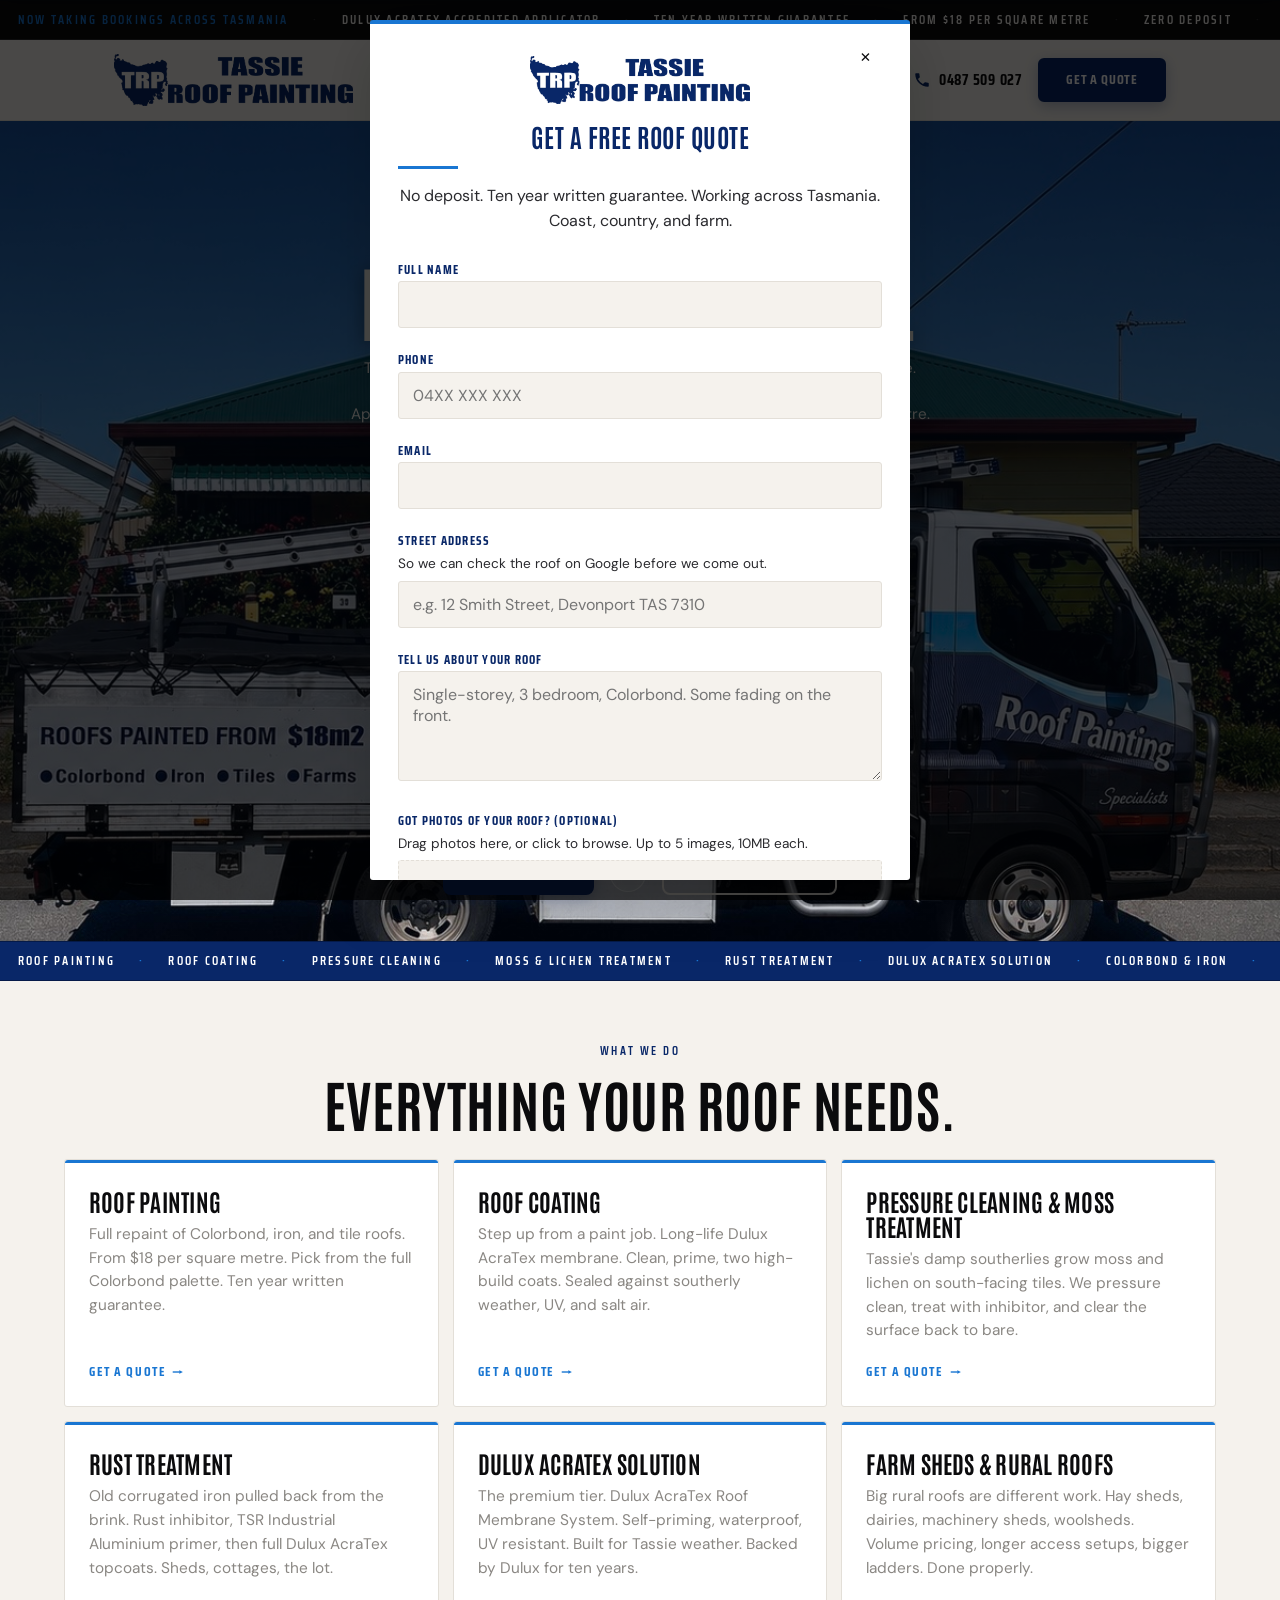
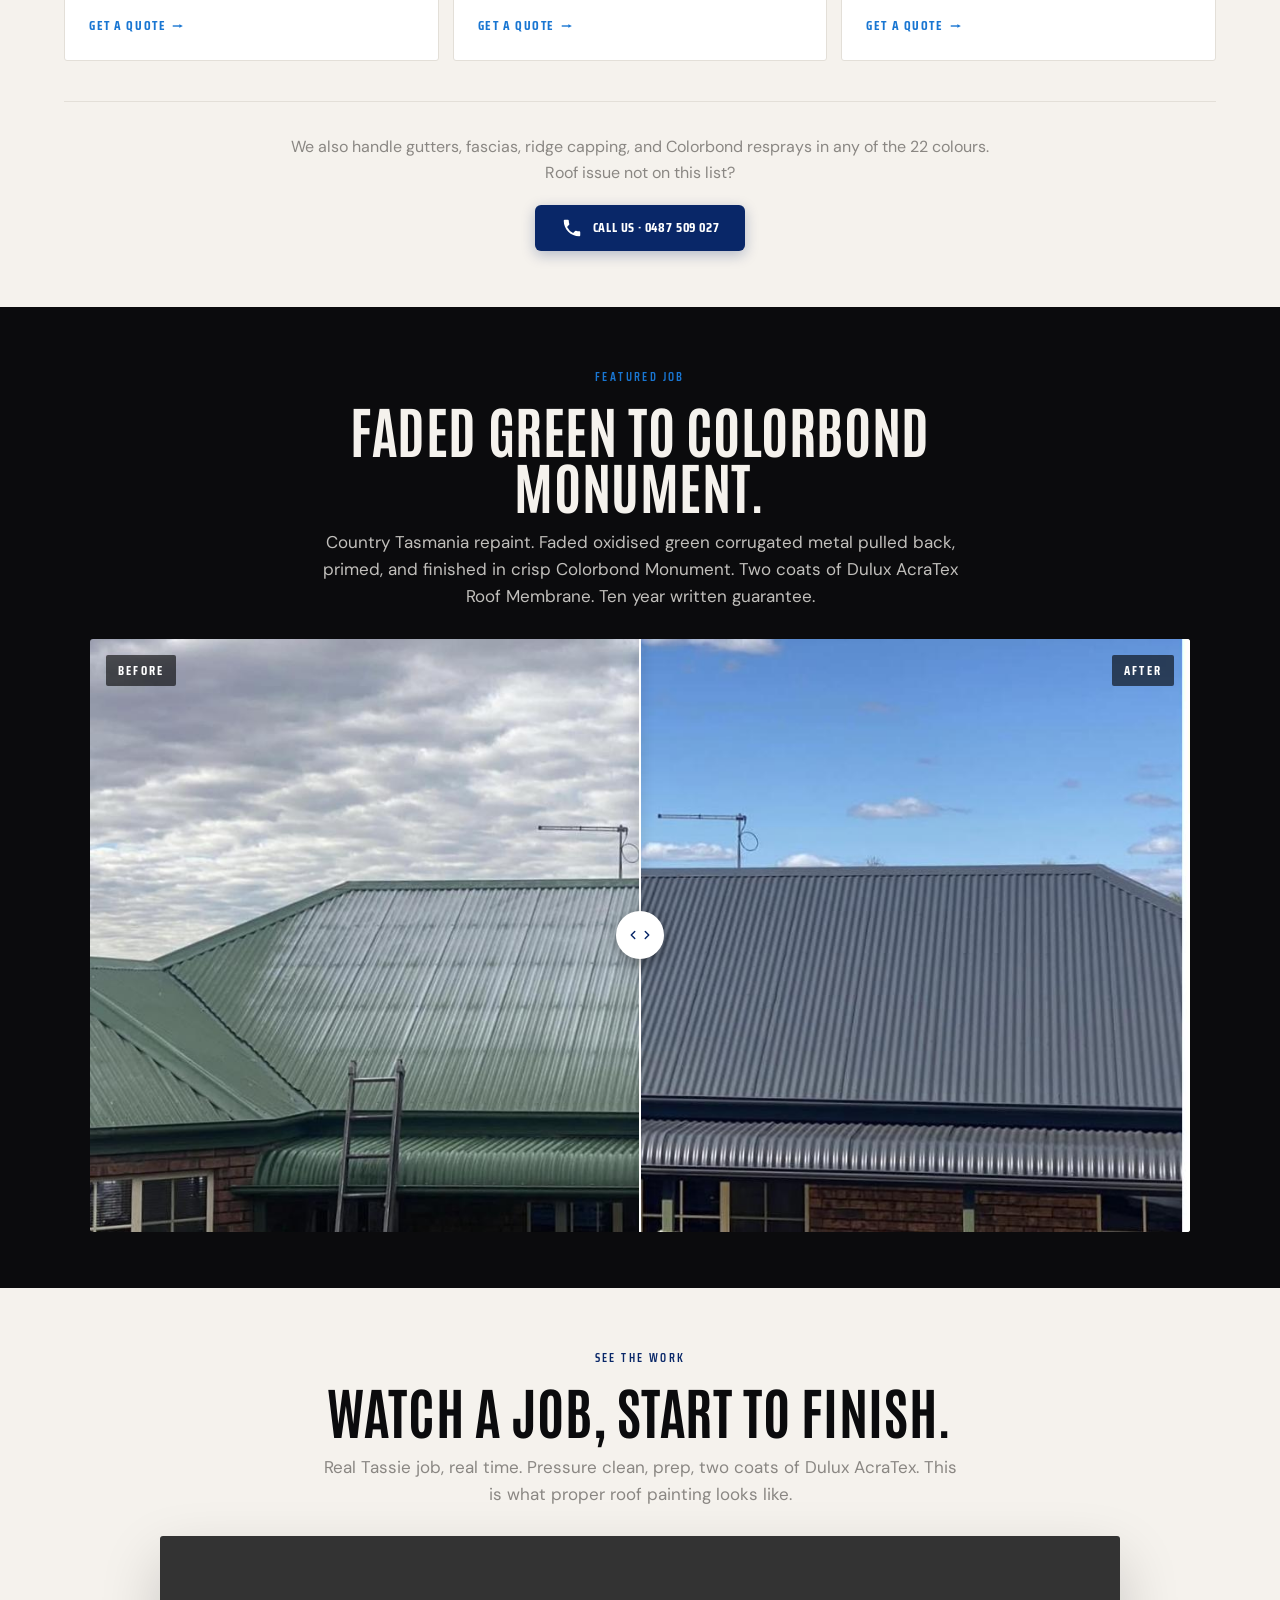
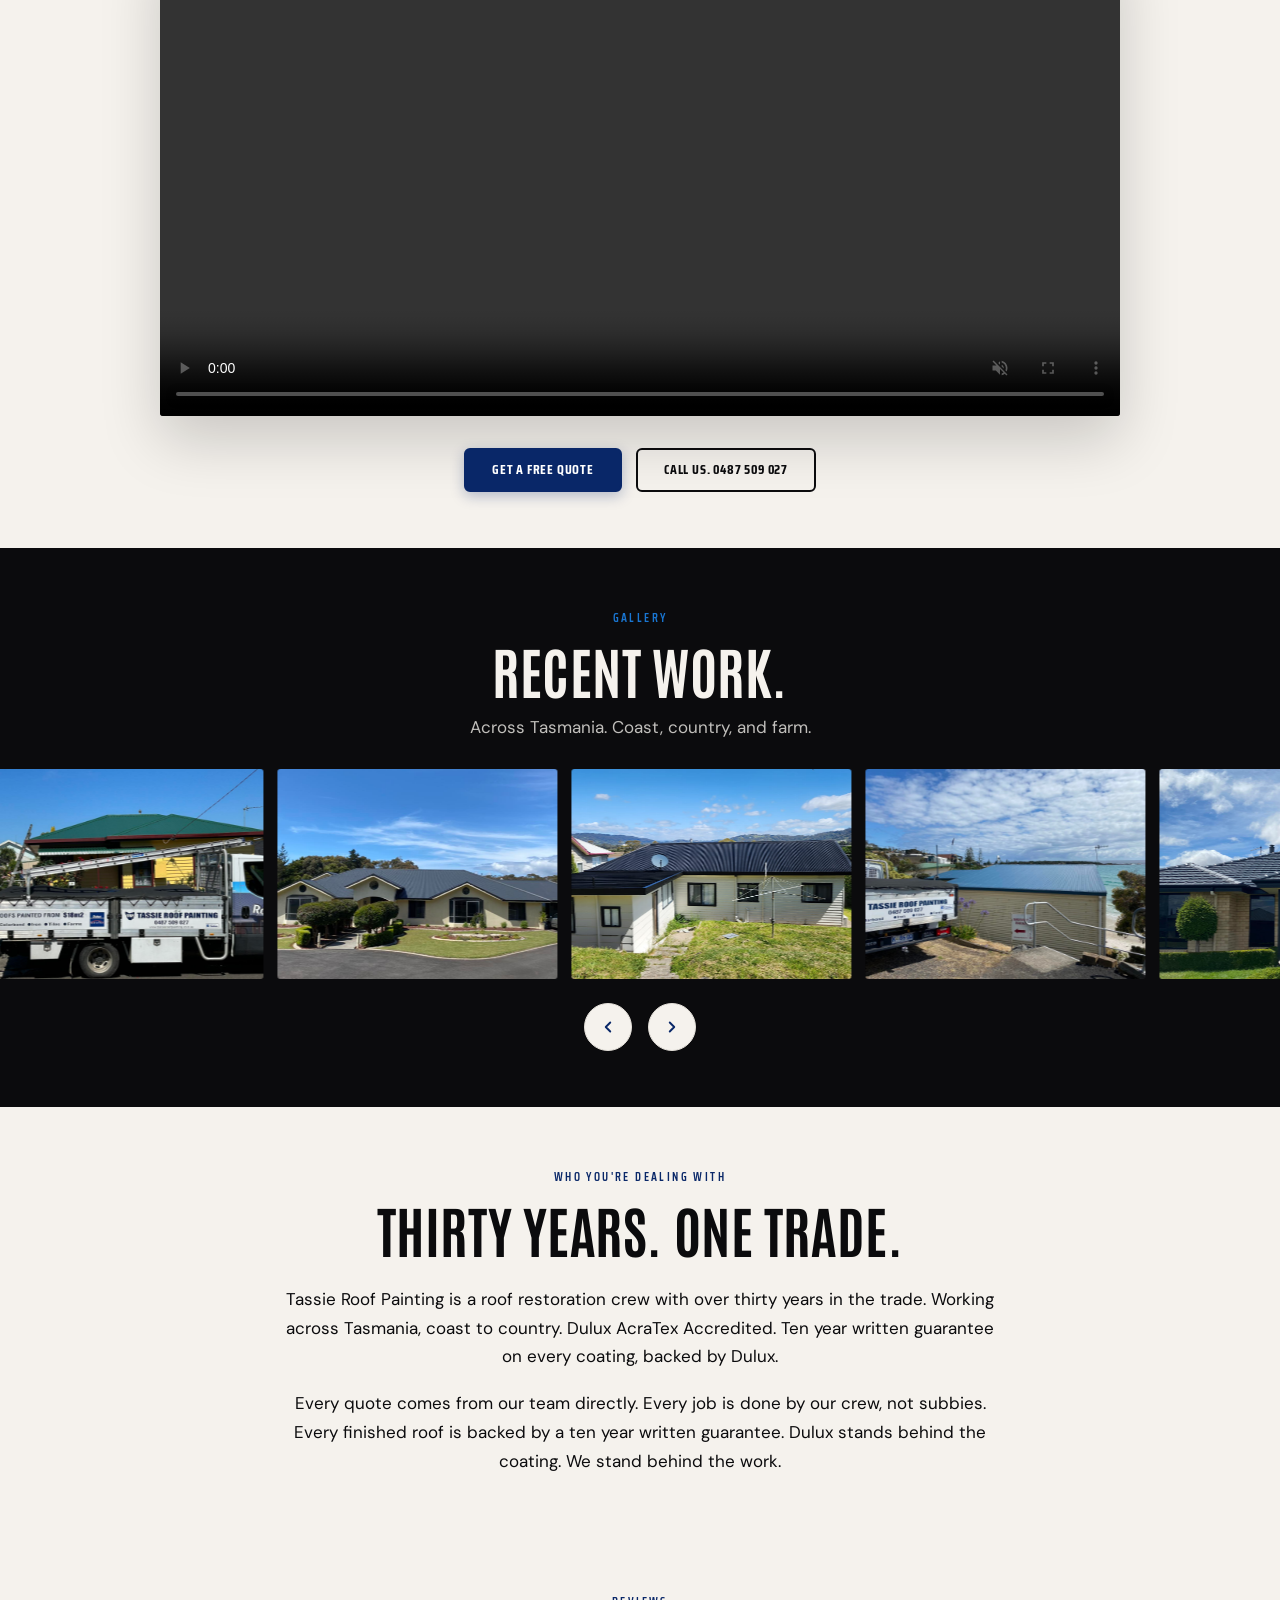
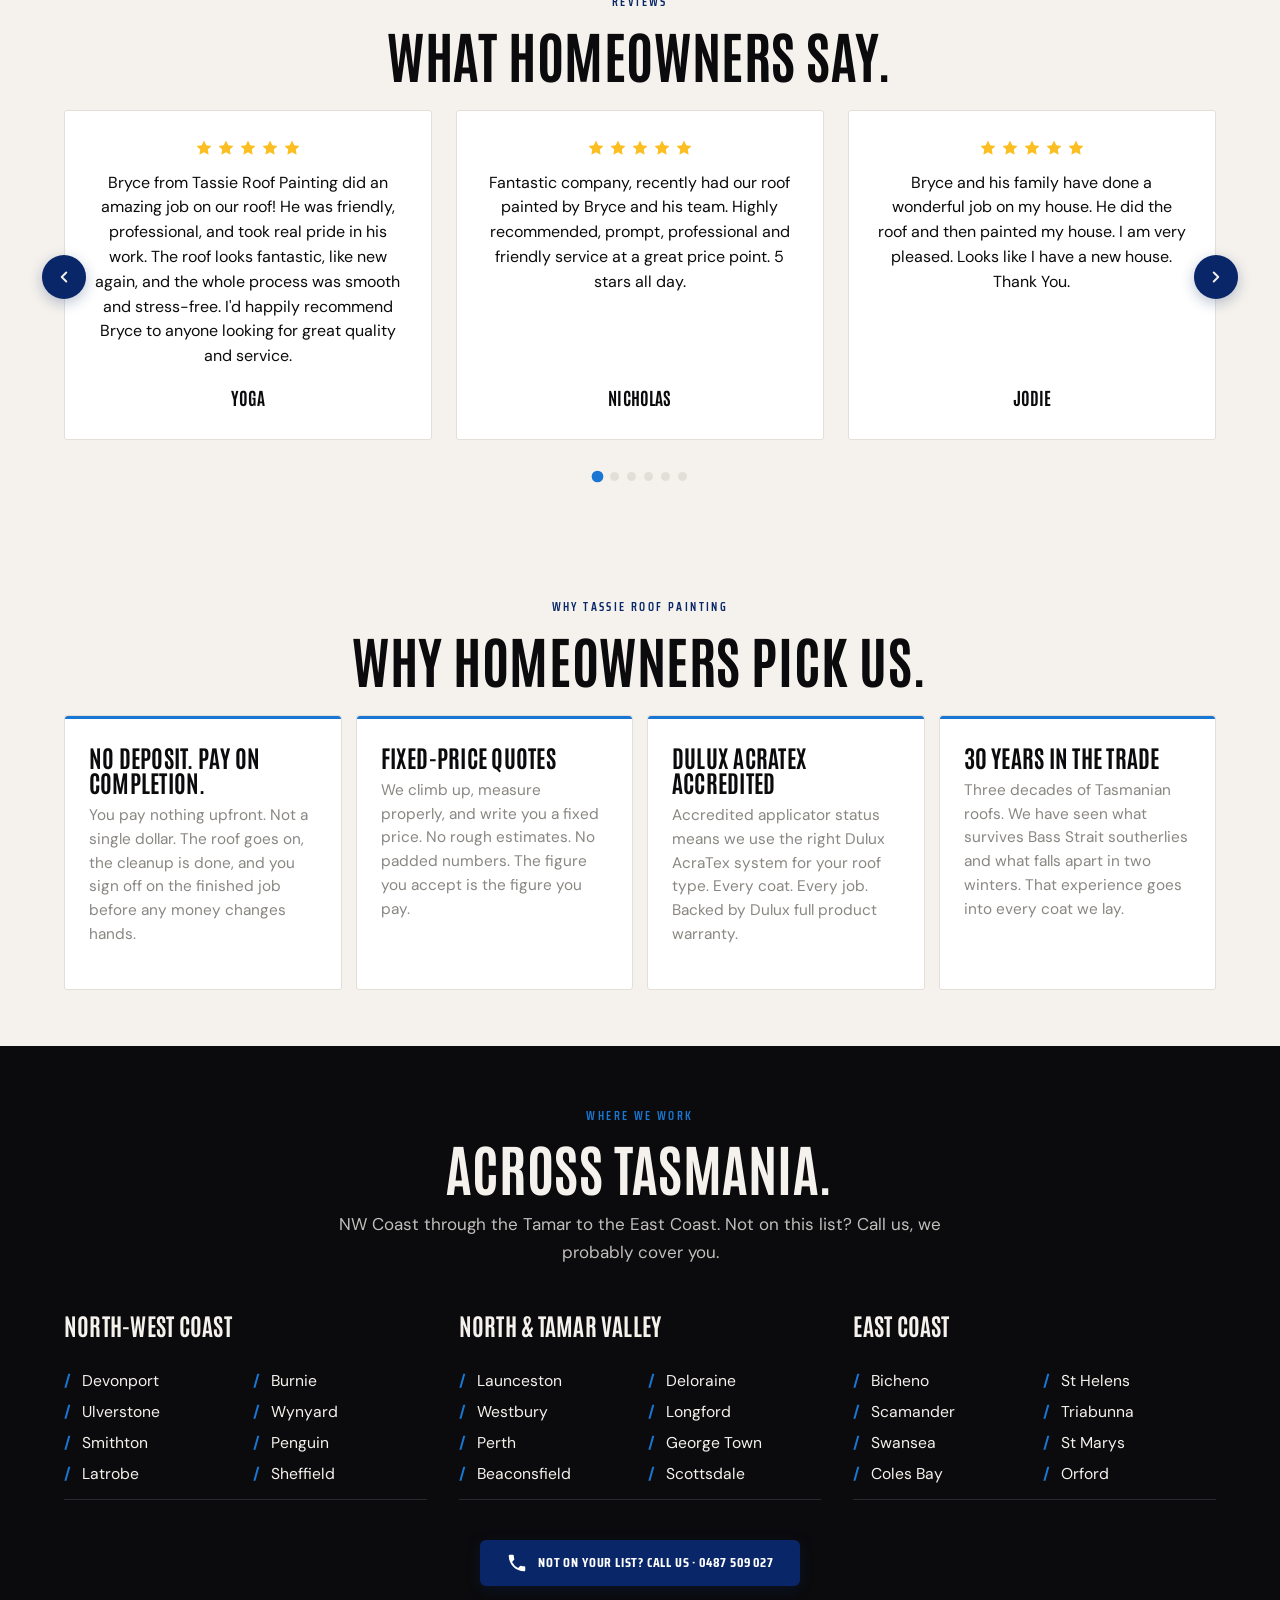
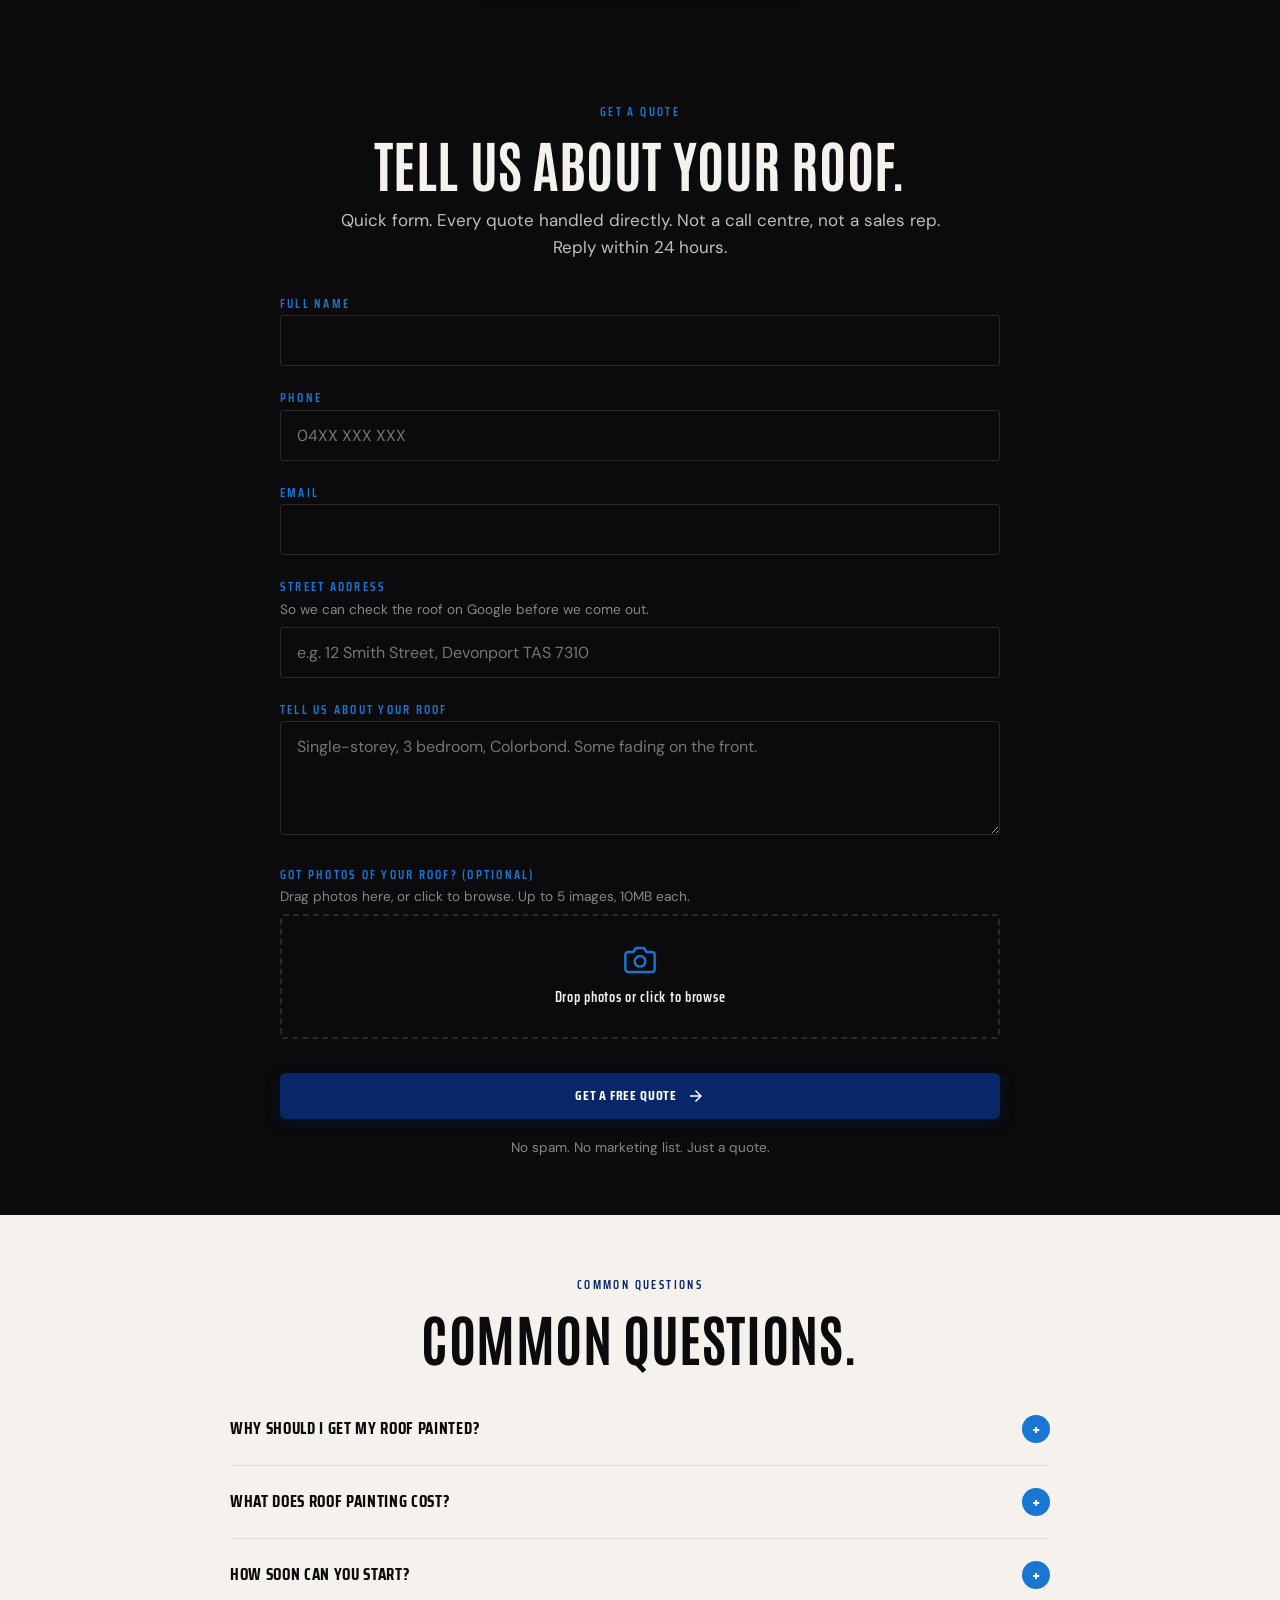
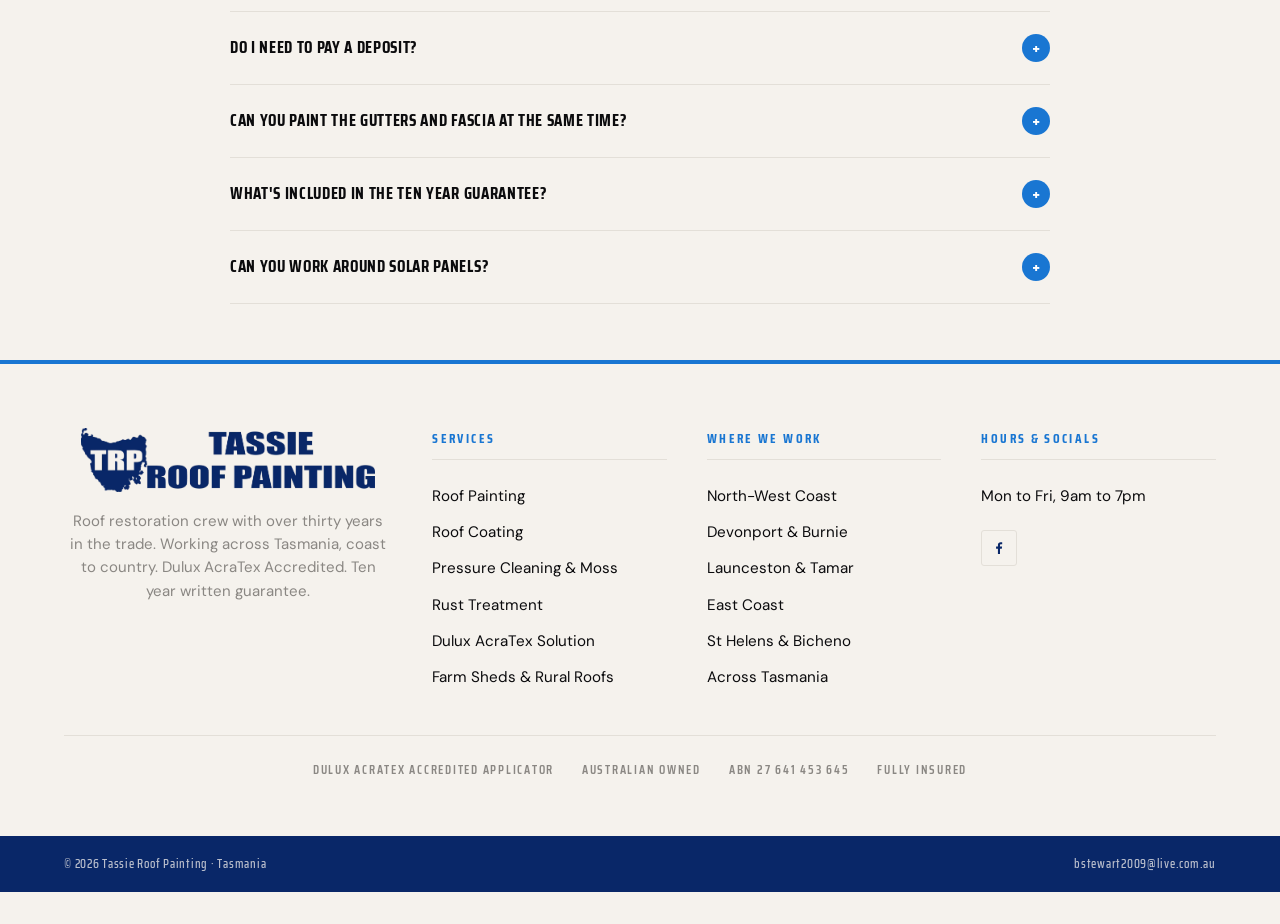
<file: index.html>
<!DOCTYPE html>
<html lang="en-AU">
<head>
  <meta charset="UTF-8">
  <meta name="viewport" content="width=device-width, initial-scale=1.0">
  <title>Tassie Roof Painting · Dulux AcraTex Accredited · Tasmania</title>
  <meta name="description" content="Roof painting and coatings across Tasmania. Dulux AcraTex Accredited Applicator. Ten year written warranty. From $18 per square metre. No deposit. Call 0487 509 027.">
  <meta name="keywords" content="roof painting tasmania, dulux acratex tasmania, colorbond respray tasmania, roof coating tasmania, tile roof restoration tasmania, rust treatment tasmania, farm shed painting">

  <link rel="icon" type="image/png" href="images/apple-touch-icon.png">
  <link rel="icon" type="image/png" sizes="32x32" href="images/apple-touch-icon.png">
  <link rel="icon" type="image/png" sizes="192x192" href="images/apple-touch-icon.png">
  <link rel="apple-touch-icon" href="images/apple-touch-icon.png">
  <link rel="shortcut icon" href="images/apple-touch-icon.png">
  <meta name="theme-color" content="#092768">

  <meta property="og:site_name" content="Tassie Roof Painting">
  <meta property="og:locale" content="en_AU">
  <meta property="og:type" content="website">
  <meta property="og:url" content="https://tassieroofpainting.com.au">
  <meta property="og:title" content="Tassie Roof Painting · Tasmania">
  <meta property="og:description" content="Roof painting and coatings across Tasmania. Dulux AcraTex Accredited. Ten year written warranty. From $18 per square metre. Call 0487 509 027.">
  <meta property="og:image" content="https://tassieroofpainting.com.au/images/grand_house_grey.jpg">
  <meta property="og:image:width" content="1200">
  <meta property="og:image:height" content="630">

  <meta name="twitter:card" content="summary_large_image">
  <meta name="twitter:title" content="Tassie Roof Painting · Tasmania">
  <meta name="twitter:description" content="Dulux AcraTex Accredited. Ten year written warranty. From $18/m². Call 0487 509 027.">
  <meta name="twitter:image" content="https://tassieroofpainting.com.au/images/grand_house_grey.jpg">

  <link rel="preconnect" href="https://fonts.googleapis.com">
  <link rel="preconnect" href="https://fonts.gstatic.com" crossorigin>
  <link href="https://fonts.googleapis.com/css2?family=Antonio:wght@400;600;700&family=Saira+Condensed:wght@400;500;600;700&family=DM+Sans:wght@400;500;600;700&display=swap" rel="stylesheet">

  <link rel="stylesheet" href="css/main.css">

  <script type="application/ld+json">
  {
    "@context": "https://schema.org",
    "@type": "RoofingContractor",
    "name": "Tassie Roof Painting",
    "image": "https://tassieroofpainting.com.au/images/grand_house_grey.jpg",
    "url": "https://tassieroofpainting.com.au",
    "telephone": "+61487509027",
    "email": "bstewart2009@live.com.au",
    "priceRange": "$$",
    "address": {
      "@type": "PostalAddress",
      "addressRegion": "TAS",
      "addressCountry": "AU"
    },
    "areaServed": [
      { "@type": "State", "name": "Tasmania" },
      { "@type": "Place", "name": "North-West Coast Tasmania" },
      { "@type": "Place", "name": "Northern Tasmania" },
      { "@type": "Place", "name": "Tamar Valley" },
      { "@type": "Place", "name": "East Coast Tasmania" }
    ],
    "openingHoursSpecification": {
      "@type": "OpeningHoursSpecification",
      "dayOfWeek": ["Monday","Tuesday","Wednesday","Thursday","Friday"],
      "opens": "09:00", "closes": "19:00"
    }
  }
  </script>
</head>
<body>

<!-- Hidden Netlify form pre-registration -->
<form name="quote" netlify netlify-honeypot="bot-field" hidden>
  <input type="text" name="name"><input type="tel" name="phone"><input type="email" name="email">
  <input type="text" name="street_address"><textarea name="message"></textarea>
  <input type="file" name="roof_photos" multiple><input type="text" name="bot-field">
  <input type="text" name="service_interest"><input type="text" name="colour_interest">
</form>
<form name="lead-popup" netlify netlify-honeypot="bot-field" hidden>
  <input type="text" name="name"><input type="tel" name="phone"><input type="email" name="email">
  <input type="text" name="street_address"><textarea name="message"></textarea>
  <input type="file" name="roof_photos" multiple><input type="text" name="bot-field">
</form>

<!-- Shared quote-fields template -->
<template id="quote-fields-template">
  <div class="field"><label><span class="field-label">Full Name</span>
    <input type="text" name="name" required autocomplete="name"></label></div>
  <div class="field"><label><span class="field-label">Phone</span>
    <input type="tel" name="phone" required autocomplete="tel" placeholder="04XX XXX XXX"></label></div>
  <div class="field"><label><span class="field-label">Email</span>
    <input type="email" name="email" required autocomplete="email"></label></div>
  <div class="field"><label><span class="field-label">Street address</span>
    <span class="field-help">So we can check the roof on Google before we come out.</span>
    <input type="text" name="street_address" required placeholder="e.g. 12 Smith Street, Devonport TAS 7310"></label></div>
  <div class="field"><label><span class="field-label">Tell us about your roof</span>
    <textarea name="message" required rows="4" placeholder="Single-storey, 3 bedroom, Colorbond. Some fading on the front."></textarea></label></div>
  <div class="field">
    <label class="field-above"><span class="field-label">Got photos of your roof? (Optional)</span>
      <span class="field-help">Drag photos here, or click to browse. Up to 5 images, 10MB each.</span></label>
    <label class="file-dropzone" data-dropzone>
      <svg class="dropzone-icon" viewBox="0 0 24 24" fill="none" stroke="currentColor" stroke-width="1.8" stroke-linecap="round" stroke-linejoin="round" aria-hidden="true"><path d="M23 19a2 2 0 01-2 2H3a2 2 0 01-2-2V8a2 2 0 012-2h4l2-3h6l2 3h4a2 2 0 012 2z"/><circle cx="12" cy="13" r="4"/></svg>
      <span class="dropzone-text">Drop photos or click to browse</span>
      <input type="file" name="roof_photos" accept="image/*" multiple data-file-input>
    </label>
    <div class="dropzone-previews" data-dropzone-previews></div>
    <div class="dropzone-error" data-dropzone-error hidden></div>
  </div>
  <button type="submit" class="btn btn-primary form-submit">Get a Free Quote
    <svg class="arrow" viewBox="0 0 24 24" fill="currentColor" aria-hidden="true"><path d="M12 4l-1.41 1.41L16.17 11H4v2h12.17l-5.58 5.59L12 20l8-8z"/></svg></button>
  <p class="form-note">No spam. No marketing list. Just a quote.</p>
</template>

<!-- 1. ANNOUNCE TICKER -->
<div class="announce-bar" aria-label="Announcements">
  <div class="announce-track" data-ticker-track>
    <span class="hot">NOW TAKING BOOKINGS ACROSS TASMANIA</span><span class="dot">·</span>
    <span>DULUX ACRATEX ACCREDITED APPLICATOR</span><span class="dot">·</span>
    <span>TEN YEAR WRITTEN GUARANTEE</span><span class="dot">·</span>
    <span>FROM $18 PER SQUARE METRE</span><span class="dot">·</span>
    <span>ZERO DEPOSIT</span><span class="dot">·</span>
    <span>30 YEARS IN THE TRADE</span><span class="dot">·</span>
    <span>CALL 0487 509 027</span><span class="dot">·</span>
    <span class="hot">NOW TAKING BOOKINGS ACROSS TASMANIA</span><span class="dot">·</span>
    <span>DULUX ACRATEX ACCREDITED APPLICATOR</span><span class="dot">·</span>
    <span>TEN YEAR WRITTEN GUARANTEE</span><span class="dot">·</span>
    <span>FROM $18 PER SQUARE METRE</span><span class="dot">·</span>
    <span>ZERO DEPOSIT</span><span class="dot">·</span>
    <span>30 YEARS IN THE TRADE</span><span class="dot">·</span>
    <span>CALL 0487 509 027</span><span class="dot">·</span>
  </div>
</div>

<!-- 2. HEADER -->
<header class="site-header" id="site-header">
  <nav class="nav" aria-label="Primary">
    <a href="/" class="brand" aria-label="Tassie Roof Painting home">
      <img src="images/logo.png" alt="Tassie Roof Painting" class="brand-logo" width="2911" height="634">
    </a>
    <ul class="nav-links">
      <li><a href="#services">Services</a></li>
      <li><a href="#work">Work</a></li>
      <li><a href="#areas">Areas</a></li>
      <li><a href="#about">About</a></li>
      <li><a href="#faq">FAQ</a></li>
    </ul>
    <div class="nav-cta">
      <a href="tel:0487509027" class="nav-phone" aria-label="Call 0487 509 027">
        <svg viewBox="0 0 24 24" fill="currentColor" aria-hidden="true"><path d="M20 15.5c-1.25 0-2.45-.2-3.57-.57a1 1 0 00-1.02.24l-2.2 2.2a15.1 15.1 0 01-6.59-6.59l2.2-2.2a1 1 0 00.24-1.02A11.36 11.36 0 018.5 4a1 1 0 00-1-1H4a1 1 0 00-1 1c0 9.39 7.61 17 17 17a1 1 0 001-1v-3.5a1 1 0 00-1-1z"/></svg>
        0487 509 027
      </a>
      <button type="button" class="btn btn-primary" data-open-quote>Get a Quote</button>
    </div>
    <button class="nav-burger" aria-label="Open menu" aria-controls="mobile-sheet"><span></span></button>
  </nav>
</header>

<!-- 2b. STICKY CREDENTIAL MICRO-BAR. Slides down once user scrolls past hero -->
<div class="sticky-creds" id="sticky-creds" aria-hidden="true">
  <div class="wrap">
    <div class="sticky-creds-row">
      <span class="sticky-creds-item">30 Years</span>
      <span class="sticky-creds-sep">&middot;</span>
      <span class="sticky-creds-item">Dulux AcraTex Accredited</span>
      <span class="sticky-creds-sep">&middot;</span>
      <span class="sticky-creds-item">10 Year Warranty</span>
      <a href="tel:0487509027" class="sticky-creds-cta" data-phone-link>
        Call &middot; 0487 509 027
      </a>
    </div>
  </div>
</div>

<!-- 3. MOBILE DRAWER -->
<div class="mobile-sheet" id="mobile-sheet" role="dialog" aria-modal="true" aria-hidden="true">
  <div class="mobile-sheet-head">
    <a href="/" class="brand"><img src="images/logo.png" alt="Tassie Roof Painting" class="brand-logo" width="2911" height="634"></a>
    <button class="close" aria-label="Close menu">&#x2715;</button>
  </div>
  <ul>
    <li><a href="#services">Services</a></li>
    <li><a href="#work">Work</a></li>
    <li><a href="#areas">Areas</a></li>
    <li><a href="#about">About</a></li>
    <li><a href="#faq">FAQ</a></li>
  </ul>
  <div class="mobile-cta">
    <a href="tel:0487509027" class="btn btn-outline-light">Call 0487 509 027</a>
    <button type="button" class="btn btn-primary" data-open-quote>Get a Quote</button>
  </div>
</div>

<!-- 4. HERO -->
<section class="hero" data-hero>
  <img class="hero-bg-desktop" src="images/hero_truck_desktop.jpg" alt="Tassie Roof Painting truck parked on a Tassie street with a green-roofed yellow weatherboard house behind. Side panel reads ROOFS PAINTED FROM $18m². Colorbond, iron, tiles, farms.">
  <div class="hero-content" data-hero-content>
    <div class="hero-top">
      <p class="hero-eyebrow">DULUX ACCREDITED &middot; 30 YEARS &middot; TASMANIA</p>
      <h1 class="hero-headline">TASSIE ROOFS.<br>PROPERLY COATED.</h1>
    </div>
    <div class="hero-bottom">
      <p class="hero-sub hero-sub-mobile">Tassie Roof Painting. Roof restoration crew with over thirty years in the trade. Working across Tasmania, coast to country. Dulux AcraTex Accredited. Ten year written guarantee. Roofs painted from $18 per square metre. No deposit.</p>
      <p class="hero-sub hero-sub-desktop">Tassie Roof Painting. Roof restoration crew with over thirty years in the trade. Working across Tasmania, coast to country. Dulux AcraTex Accredited Applicator. Ten year written guarantee. Roofs painted from $18 per square metre. No deposit.</p>
      <p class="hero-trust">
        <span>Dulux AcraTex Accredited</span><span class="sep">&middot;</span>
        <span>Fully Insured</span><span class="sep">&middot;</span>
        <span>10 Year Written Warranty</span>
      </p>
    </div>
  </div>
  <img class="hero-photo-mobile" src="images/hero_truck_mobile.jpg" alt="Tassie Roof Painting truck parked on a Tassie street with a green-roofed yellow weatherboard house behind. Side panel reads ROOFS PAINTED FROM $18m². Colorbond, iron, tiles, farms.">
  <div class="hero-bottom-bar" aria-hidden="false">
    <button type="button" class="hero-cta-left btn btn-primary" data-open-quote>
      Get a Free Quote
    </button>
    <a href="#services" class="hero-scroll-arrow" aria-label="Scroll to services">
      <svg viewBox="0 0 24 24" fill="none" stroke="currentColor" stroke-width="2.5" stroke-linecap="round" stroke-linejoin="round">
        <path d="M6 9l6 6 6-6"/>
      </svg>
    </a>
    <a href="tel:0487509027" class="hero-cta-right btn btn-outline-light" data-phone-link>
      Call us &middot; 0487 509 027
    </a>
  </div>
</section>

<!-- 5. SERVICES TICKER -->
<div class="ticker" aria-hidden="true">
  <div class="ticker-track" data-ticker-track>
    <span>Roof Painting</span><span class="sep">&middot;</span>
    <span>Roof Coating</span><span class="sep">&middot;</span>
    <span>Pressure Cleaning</span><span class="sep">&middot;</span>
    <span>Moss &amp; Lichen Treatment</span><span class="sep">&middot;</span>
    <span>Rust Treatment</span><span class="sep">&middot;</span>
    <span>Dulux AcraTex Solution</span><span class="sep">&middot;</span>
    <span>Colorbond &amp; Iron</span><span class="sep">&middot;</span>
    <span>Tile Roofs</span><span class="sep">&middot;</span>
    <span>Farm Sheds &amp; Rural Roofs</span><span class="sep">&middot;</span>
    <span>Roof Painting</span><span class="sep">&middot;</span>
    <span>Roof Coating</span><span class="sep">&middot;</span>
    <span>Pressure Cleaning</span><span class="sep">&middot;</span>
    <span>Moss &amp; Lichen Treatment</span><span class="sep">&middot;</span>
    <span>Rust Treatment</span><span class="sep">&middot;</span>
    <span>Dulux AcraTex Solution</span><span class="sep">&middot;</span>
    <span>Colorbond &amp; Iron</span><span class="sep">&middot;</span>
    <span>Tile Roofs</span><span class="sep">&middot;</span>
    <span>Farm Sheds &amp; Rural Roofs</span><span class="sep">&middot;</span>
  </div>
</div>

<!-- 6. SERVICES -->
<section id="services" class="section-paper">
  <div class="wrap">
    <div class="section-head reveal">
      <span class="eyebrow">What We Do</span>
      <h2>Everything your roof needs.</h2>
    </div>
    <div class="services-grid">
      <article class="service-card reveal">
        <h3>Roof Painting</h3>
        <p>Full repaint of Colorbond, iron, and tile roofs. From $18 per square metre. Pick from the full Colorbond palette. Ten year written guarantee.</p>
        <a href="#quote" class="learn" data-open-quote data-service="Roof Painting">Get a Quote <span class="arrow">&rarr;</span></a>
      </article>

      <article class="service-card reveal">
        <h3>Roof Coating</h3>
        <p>Step up from a paint job. Long-life Dulux AcraTex membrane. Clean, prime, two high-build coats. Sealed against southerly weather, UV, and salt air.</p>
        <a href="#quote" class="learn" data-open-quote data-service="Roof Coating">Get a Quote <span class="arrow">&rarr;</span></a>
      </article>

      <article class="service-card reveal">
        <h3>Pressure Cleaning &amp; Moss Treatment</h3>
        <p>Tassie's damp southerlies grow moss and lichen on south-facing tiles. We pressure clean, treat with inhibitor, and clear the surface back to bare.</p>
        <a href="#quote" class="learn" data-open-quote data-service="Pressure Cleaning &amp; Moss Treatment">Get a Quote <span class="arrow">&rarr;</span></a>
      </article>

      <article class="service-card reveal">
        <h3>Rust Treatment</h3>
        <p>Old corrugated iron pulled back from the brink. Rust inhibitor, TSR Industrial Aluminium primer, then full Dulux AcraTex topcoats. Sheds, cottages, the lot.</p>
        <a href="#quote" class="learn" data-open-quote data-service="Rust Treatment">Get a Quote <span class="arrow">&rarr;</span></a>
      </article>

      <article class="service-card reveal">
        <h3>Dulux AcraTex Solution</h3>
        <p>The premium tier. Dulux AcraTex Roof Membrane System. Self-priming, waterproof, UV resistant. Built for Tassie weather. Backed by Dulux for ten years.</p>
        <a href="#quote" class="learn" data-open-quote data-service="Dulux AcraTex Solution">Get a Quote <span class="arrow">&rarr;</span></a>
      </article>

      <article class="service-card reveal">
        <h3>Farm Sheds &amp; Rural Roofs</h3>
        <p>Big rural roofs are different work. Hay sheds, dairies, machinery sheds, woolsheds. Volume pricing, longer access setups, bigger ladders. Done properly.</p>
        <a href="#quote" class="learn" data-open-quote data-service="Farm Sheds &amp; Rural Roofs">Get a Quote <span class="arrow">&rarr;</span></a>
      </article>
    </div>

    <div class="services-dots" data-services-dots aria-label="Services pagination">
      <button type="button" class="services-dot is-active" data-page="0" aria-label="Page 1 of 3"></button>
      <button type="button" class="services-dot" data-page="1" aria-label="Page 2 of 3"></button>
      <button type="button" class="services-dot" data-page="2" aria-label="Page 3 of 3"></button>
    </div>

    <div class="services-cta-block reveal">
      <p class="services-also">We also handle gutters, fascias, ridge capping, and Colorbond resprays in any of the 22 colours. Roof issue not on this list?</p>
      <a href="tel:0487509027" class="phone-pill">
        <svg viewBox="0 0 24 24" fill="currentColor" aria-hidden="true"><path d="M20 15.5c-1.25 0-2.45-.2-3.57-.57a1 1 0 00-1.02.24l-2.2 2.2a15.1 15.1 0 01-6.59-6.59l2.2-2.2a1 1 0 00.24-1.02A11.36 11.36 0 018.5 4a1 1 0 00-1-1H4a1 1 0 00-1 1c0 9.39 7.61 17 17 17a1 1 0 001-1v-3.5a1 1 0 00-1-1z"/></svg>
        <span class="phone-pill-label phone-pill-desktop">Call Us &middot; 0487 509 027</span>
        <span class="phone-pill-label phone-pill-mobile">Call &middot; 0487 509 027</span>
      </a>
    </div>
  </div>
</section>

<!-- 8. FEATURED JOB · DARK -->
<section class="section-dark featured-job">
  <div class="wrap">
    <div class="section-head reveal">
      <span class="eyebrow">Featured Job</span>
      <h2>Faded green to Colorbond Monument.</h2>
      <p>Country Tasmania repaint. Faded oxidised green corrugated metal pulled back, primed, and finished in crisp Colorbond Monument. Two coats of Dulux AcraTex Roof Membrane. Ten year written guarantee.</p>
    </div>
    <div class="ba-slider reveal" role="img" aria-label="Drag to compare before and after">
      <div class="pane before">
        <img src="images/monument_before.jpg" alt="Faded oxidised green corrugated metal roof on a brick country home in Tasmania" loading="lazy" decoding="async">
      </div>
      <div class="pane after">
        <img src="images/monument_after.jpg" alt="Same Tasmanian home with crisp charcoal Colorbond Monument finish on the corrugated metal roof" loading="lazy" decoding="async">
      </div>
      <span class="ba-label ba-label-before">Before</span>
      <span class="ba-label ba-label-after">After</span>
      <div class="ba-handle handle" aria-hidden="true">
        <span class="handle-grip">
          <svg viewBox="0 0 24 24" fill="none" stroke="currentColor" stroke-width="2.5" stroke-linecap="round" stroke-linejoin="round"><path d="M15 6l-6 6 6 6"/></svg>
          <svg viewBox="0 0 24 24" fill="none" stroke="currentColor" stroke-width="2.5" stroke-linecap="round" stroke-linejoin="round"><path d="M9 6l6 6-6 6"/></svg>
        </span>
      </div>
    </div>
  </div>
</section>

<!-- 8b. WATCH A JOB START TO FINISH · paper -->
<section class="section-paper watch-section">
  <div class="wrap">
    <div class="section-head reveal">
      <span class="eyebrow">See The Work</span>
      <h2>Watch a job, start to finish.</h2>
      <p>Real Tassie job, real time. Pressure clean, prep, two coats of Dulux AcraTex. This is what proper roof painting looks like.</p>
    </div>
    <div class="watch-video reveal">
      <video muted loop playsinline preload="metadata" class="media-video" controls controlslist="nodownload" disablepictureinpicture oncontextmenu="return false">
        <source src="images/process_video.mp4" type="video/mp4">
      </video>
    </div>
    <div class="watch-cta reveal">
      <button type="button" class="btn btn-primary" data-open-quote>Get a Free Quote</button>
      <a href="tel:0487509027" class="btn btn-outline-dark">Call Us. 0487 509 027</a>
    </div>
  </div>
</section>

<!-- 12. GALLERY DRIFT · DARK -->
<section class="section-dark">
  <div class="wrap">
    <div class="section-head reveal">
      <span class="eyebrow">Gallery</span>
      <h2>Recent work.</h2>
      <p>Across Tasmania. Coast, country, and farm.</p>
    </div>
  </div>
  <div class="gallery-viewport" data-gallery>
    <div class="gallery-track" data-gallery-track>
      <div class="gallery-tile"><img src="images/work_truck.jpg" alt="Tassie Roof Painting work truck on the job" loading="lazy"></div>
      <div class="gallery-tile"><img src="images/grand_house_grey.jpg" alt="Grand country home with new charcoal Colorbond roof" loading="lazy"></div>
      <div class="gallery-tile"><img src="images/emma_house_after.jpg" alt="White weatherboard home with fresh black metal roof, Tassie hills behind" loading="lazy"></div>
      <div class="gallery-tile"><img src="images/blue_after.jpg" alt="Beach house with fresh blue metal roof and turquoise water" loading="lazy"></div>
      <div class="gallery-tile"><img src="images/black_roof.jpg" alt="Modern brick veneer home with charcoal tile hip roof" loading="lazy"></div>
      <div class="gallery-tile"><img src="images/red_and_white.jpg" alt="Long single-storey home with cherry-red tile roof beside Tassie water" loading="lazy"></div>
      <div class="gallery-tile"><img src="images/grey_old_house.jpg" alt="Heritage cottage with new grey corrugated metal under Tassie sky" loading="lazy"></div>
      <div class="gallery-tile"><img src="images/grey_truck.jpg" alt="Brick country home with pale grey metal roof and TRP truck in front" loading="lazy"></div>
      <div class="gallery-tile"><img src="images/after_grey_roof.jpg" alt="Heritage cottage with fresh grey corrugated metal roof" loading="lazy"></div>
      <div class="gallery-tile"><img src="images/red_after.jpg" alt="Long farmhouse with vibrant red tile roof" loading="lazy"></div>
      <div class="gallery-tile"><img src="images/green_house_after.jpg" alt="Country home with new charcoal corrugated metal roof" loading="lazy"></div>
      <div class="gallery-tile"><img src="images/dark_grey_metal.jpg" alt="Country home in soft Tassie light with dark grey metal roof" loading="lazy"></div>
      <div class="gallery-tile"><img src="images/red_brick_charcoal.jpg" alt="Red brick suburban home with new charcoal metal roof" loading="lazy"></div>
      <div class="gallery-tile"><img src="images/farm_red.jpg" alt="Long farm home with bright cherry-red tile roof and Tassie clouds" loading="lazy"></div>
      <div class="gallery-tile"><img src="images/red_brick_grey.jpg" alt="Red brick home with mid-grey roof beside lawn" loading="lazy"></div>
      <div class="gallery-tile"><img src="images/farm_olive.jpg" alt="Country property with olive metal roof and gravel driveway" loading="lazy"></div>
      <div class="gallery-tile"><img src="images/white_modern.jpg" alt="Modern light-grey weatherboard home with charcoal corrugated roof" loading="lazy"></div>
      <div class="gallery-tile"><img src="images/red_metal_after.jpg" alt="Brick home with new mid-grey metal roof, gum trees behind" loading="lazy"></div>
      <div class="gallery-tile"><img src="images/farm_green_metal.jpg" alt="Farmhouse with deep forest green metal roof and farmland in distance" loading="lazy"></div>
    </div>
  </div>
  <div class="gallery-controls">
    <button type="button" class="gallery-arrow gallery-arrow-prev" aria-label="Previous gallery image" data-gallery-prev>
      <svg viewBox="0 0 24 24" fill="none" stroke="currentColor" stroke-width="2.5" stroke-linecap="round" stroke-linejoin="round"><path d="M15 6l-6 6 6 6"/></svg>
    </button>
    <button type="button" class="gallery-arrow gallery-arrow-next" aria-label="Next gallery image" data-gallery-next>
      <svg viewBox="0 0 24 24" fill="none" stroke="currentColor" stroke-width="2.5" stroke-linecap="round" stroke-linejoin="round"><path d="M9 6l6 6-6 6"/></svg>
    </button>
  </div>
</section>

<!-- 9. ABOUT · paper, single column -->
<section id="about" class="section-paper">
  <div class="wrap">
    <div class="section-head reveal">
      <span class="eyebrow">Who You're Dealing With</span>
      <h2>Thirty years. One trade.</h2>
    </div>
    <div class="about-body reveal">
      <p>Tassie Roof Painting is a roof restoration crew with over thirty years in the trade. Working across Tasmania, coast to country. Dulux AcraTex Accredited. Ten year written guarantee on every coating, backed by Dulux.</p>
      <p>Every quote comes from our team directly. Every job is done by our crew, not subbies. Every finished roof is backed by a ten year written guarantee. Dulux stands behind the coating. We stand behind the work.</p>
    </div>
  </div>
</section>

<!-- 15. REVIEWS · paper -->
<!-- All 6 reviews are real customer testimonials, sourced from Google, Facebook, and the previous Tassie Roof Painting site. Last names omitted for privacy. -->
<section id="reviews" class="section-paper reviews">
  <div class="wrap">
    <div class="section-head reveal">
      <span class="eyebrow">Reviews</span>
      <h2>What homeowners say.</h2>
    </div>
    <div class="reviews-carousel reveal" data-reviews>
      <button type="button" class="reviews-arrow reviews-arrow-prev" aria-label="Previous review" data-reviews-prev>
        <svg viewBox="0 0 24 24" fill="none" stroke="currentColor" stroke-width="2.5" stroke-linecap="round" stroke-linejoin="round"><path d="M15 6l-6 6 6 6"/></svg>
      </button>
      <button type="button" class="reviews-arrow reviews-arrow-next" aria-label="Next review" data-reviews-next>
        <svg viewBox="0 0 24 24" fill="none" stroke="currentColor" stroke-width="2.5" stroke-linecap="round" stroke-linejoin="round"><path d="M9 6l6 6-6 6"/></svg>
      </button>
      <div class="reviews-track" data-reviews-track>
        <article class="review-card">
          <div class="review-stars" aria-label="Five stars">
            <svg viewBox="0 0 24 24" fill="currentColor"><path d="M12 2l3.09 6.26L22 9.27l-5 4.87 1.18 6.88L12 17.77 5.82 21l1.18-6.88-5-4.87 6.91-1.01z"/></svg>
            <svg viewBox="0 0 24 24" fill="currentColor"><path d="M12 2l3.09 6.26L22 9.27l-5 4.87 1.18 6.88L12 17.77 5.82 21l1.18-6.88-5-4.87 6.91-1.01z"/></svg>
            <svg viewBox="0 0 24 24" fill="currentColor"><path d="M12 2l3.09 6.26L22 9.27l-5 4.87 1.18 6.88L12 17.77 5.82 21l1.18-6.88-5-4.87 6.91-1.01z"/></svg>
            <svg viewBox="0 0 24 24" fill="currentColor"><path d="M12 2l3.09 6.26L22 9.27l-5 4.87 1.18 6.88L12 17.77 5.82 21l1.18-6.88-5-4.87 6.91-1.01z"/></svg>
            <svg viewBox="0 0 24 24" fill="currentColor"><path d="M12 2l3.09 6.26L22 9.27l-5 4.87 1.18 6.88L12 17.77 5.82 21l1.18-6.88-5-4.87 6.91-1.01z"/></svg>
          </div>
          <p class="review-text">Bryce from Tassie Roof Painting did an amazing job on our roof! He was friendly, professional, and took real pride in his work. The roof looks fantastic, like new again, and the whole process was smooth and stress-free. I'd happily recommend Bryce to anyone looking for great quality and service.</p>
          <span class="review-name">Yoga</span>
        </article>
        <article class="review-card">
          <div class="review-stars" aria-label="Five stars">
            <svg viewBox="0 0 24 24" fill="currentColor"><path d="M12 2l3.09 6.26L22 9.27l-5 4.87 1.18 6.88L12 17.77 5.82 21l1.18-6.88-5-4.87 6.91-1.01z"/></svg>
            <svg viewBox="0 0 24 24" fill="currentColor"><path d="M12 2l3.09 6.26L22 9.27l-5 4.87 1.18 6.88L12 17.77 5.82 21l1.18-6.88-5-4.87 6.91-1.01z"/></svg>
            <svg viewBox="0 0 24 24" fill="currentColor"><path d="M12 2l3.09 6.26L22 9.27l-5 4.87 1.18 6.88L12 17.77 5.82 21l1.18-6.88-5-4.87 6.91-1.01z"/></svg>
            <svg viewBox="0 0 24 24" fill="currentColor"><path d="M12 2l3.09 6.26L22 9.27l-5 4.87 1.18 6.88L12 17.77 5.82 21l1.18-6.88-5-4.87 6.91-1.01z"/></svg>
            <svg viewBox="0 0 24 24" fill="currentColor"><path d="M12 2l3.09 6.26L22 9.27l-5 4.87 1.18 6.88L12 17.77 5.82 21l1.18-6.88-5-4.87 6.91-1.01z"/></svg>
          </div>
          <p class="review-text">Fantastic company, recently had our roof painted by Bryce and his team. Highly recommended, prompt, professional and friendly service at a great price point. 5 stars all day.</p>
          <span class="review-name">Nicholas</span>
        </article>
        <article class="review-card">
          <div class="review-stars" aria-label="Five stars">
            <svg viewBox="0 0 24 24" fill="currentColor"><path d="M12 2l3.09 6.26L22 9.27l-5 4.87 1.18 6.88L12 17.77 5.82 21l1.18-6.88-5-4.87 6.91-1.01z"/></svg>
            <svg viewBox="0 0 24 24" fill="currentColor"><path d="M12 2l3.09 6.26L22 9.27l-5 4.87 1.18 6.88L12 17.77 5.82 21l1.18-6.88-5-4.87 6.91-1.01z"/></svg>
            <svg viewBox="0 0 24 24" fill="currentColor"><path d="M12 2l3.09 6.26L22 9.27l-5 4.87 1.18 6.88L12 17.77 5.82 21l1.18-6.88-5-4.87 6.91-1.01z"/></svg>
            <svg viewBox="0 0 24 24" fill="currentColor"><path d="M12 2l3.09 6.26L22 9.27l-5 4.87 1.18 6.88L12 17.77 5.82 21l1.18-6.88-5-4.87 6.91-1.01z"/></svg>
            <svg viewBox="0 0 24 24" fill="currentColor"><path d="M12 2l3.09 6.26L22 9.27l-5 4.87 1.18 6.88L12 17.77 5.82 21l1.18-6.88-5-4.87 6.91-1.01z"/></svg>
          </div>
          <p class="review-text">Bryce and his family have done a wonderful job on my house. He did the roof and then painted my house. I am very pleased. Looks like I have a new house. Thank You.</p>
          <span class="review-name">Jodie</span>
        </article>
        <article class="review-card">
          <div class="review-stars" aria-label="Five stars">
            <svg viewBox="0 0 24 24" fill="currentColor"><path d="M12 2l3.09 6.26L22 9.27l-5 4.87 1.18 6.88L12 17.77 5.82 21l1.18-6.88-5-4.87 6.91-1.01z"/></svg>
            <svg viewBox="0 0 24 24" fill="currentColor"><path d="M12 2l3.09 6.26L22 9.27l-5 4.87 1.18 6.88L12 17.77 5.82 21l1.18-6.88-5-4.87 6.91-1.01z"/></svg>
            <svg viewBox="0 0 24 24" fill="currentColor"><path d="M12 2l3.09 6.26L22 9.27l-5 4.87 1.18 6.88L12 17.77 5.82 21l1.18-6.88-5-4.87 6.91-1.01z"/></svg>
            <svg viewBox="0 0 24 24" fill="currentColor"><path d="M12 2l3.09 6.26L22 9.27l-5 4.87 1.18 6.88L12 17.77 5.82 21l1.18-6.88-5-4.87 6.91-1.01z"/></svg>
            <svg viewBox="0 0 24 24" fill="currentColor"><path d="M12 2l3.09 6.26L22 9.27l-5 4.87 1.18 6.88L12 17.77 5.82 21l1.18-6.88-5-4.87 6.91-1.01z"/></svg>
          </div>
          <p class="review-text">My roof was that faded it now looks absolutely great. I highly recommend him for a great job and a very nice person, couldn't be more helpful.</p>
          <span class="review-name">Vivien</span>
        </article>
        <article class="review-card">
          <div class="review-stars" aria-label="Five stars">
            <svg viewBox="0 0 24 24" fill="currentColor"><path d="M12 2l3.09 6.26L22 9.27l-5 4.87 1.18 6.88L12 17.77 5.82 21l1.18-6.88-5-4.87 6.91-1.01z"/></svg>
            <svg viewBox="0 0 24 24" fill="currentColor"><path d="M12 2l3.09 6.26L22 9.27l-5 4.87 1.18 6.88L12 17.77 5.82 21l1.18-6.88-5-4.87 6.91-1.01z"/></svg>
            <svg viewBox="0 0 24 24" fill="currentColor"><path d="M12 2l3.09 6.26L22 9.27l-5 4.87 1.18 6.88L12 17.77 5.82 21l1.18-6.88-5-4.87 6.91-1.01z"/></svg>
            <svg viewBox="0 0 24 24" fill="currentColor"><path d="M12 2l3.09 6.26L22 9.27l-5 4.87 1.18 6.88L12 17.77 5.82 21l1.18-6.88-5-4.87 6.91-1.01z"/></svg>
            <svg viewBox="0 0 24 24" fill="currentColor"><path d="M12 2l3.09 6.26L22 9.27l-5 4.87 1.18 6.88L12 17.77 5.82 21l1.18-6.88-5-4.87 6.91-1.01z"/></svg>
          </div>
          <p class="review-text">Had our roof painted this week by Bryce. Very happy with the communication and result. Would recommend.</p>
          <span class="review-name">Helen</span>
        </article>
        <article class="review-card">
          <div class="review-stars" aria-label="Five stars">
            <svg viewBox="0 0 24 24" fill="currentColor"><path d="M12 2l3.09 6.26L22 9.27l-5 4.87 1.18 6.88L12 17.77 5.82 21l1.18-6.88-5-4.87 6.91-1.01z"/></svg>
            <svg viewBox="0 0 24 24" fill="currentColor"><path d="M12 2l3.09 6.26L22 9.27l-5 4.87 1.18 6.88L12 17.77 5.82 21l1.18-6.88-5-4.87 6.91-1.01z"/></svg>
            <svg viewBox="0 0 24 24" fill="currentColor"><path d="M12 2l3.09 6.26L22 9.27l-5 4.87 1.18 6.88L12 17.77 5.82 21l1.18-6.88-5-4.87 6.91-1.01z"/></svg>
            <svg viewBox="0 0 24 24" fill="currentColor"><path d="M12 2l3.09 6.26L22 9.27l-5 4.87 1.18 6.88L12 17.77 5.82 21l1.18-6.88-5-4.87 6.91-1.01z"/></svg>
            <svg viewBox="0 0 24 24" fill="currentColor"><path d="M12 2l3.09 6.26L22 9.27l-5 4.87 1.18 6.88L12 17.77 5.82 21l1.18-6.88-5-4.87 6.91-1.01z"/></svg>
          </div>
          <p class="review-text">Bryce did an excellent job on our roof. Great customer service, thank you!</p>
          <span class="review-name">Amber</span>
        </article>
      </div>
    </div>
    <div class="reviews-dots" role="tablist" aria-label="Review navigation" data-reviews-dots>
      <button type="button" class="review-dot is-active" data-reviews-jump="0" aria-label="Go to review 1"></button>
      <button type="button" class="review-dot" data-reviews-jump="1" aria-label="Go to review 2"></button>
      <button type="button" class="review-dot" data-reviews-jump="2" aria-label="Go to review 3"></button>
      <button type="button" class="review-dot" data-reviews-jump="3" aria-label="Go to review 4"></button>
      <button type="button" class="review-dot" data-reviews-jump="4" aria-label="Go to review 5"></button>
      <button type="button" class="review-dot" data-reviews-jump="5" aria-label="Go to review 6"></button>
    </div>
  </div>
</section>

<!-- 9c. WHY HOMEOWNERS PICK US · moved here, 4 reason tiles -->
<section id="why" class="section-paper">
  <div class="wrap">
    <div class="section-head reveal">
      <span class="eyebrow">Why Tassie Roof Painting</span>
      <h2>Why homeowners pick us.</h2>
    </div>
    <div class="services-grid">
      <article class="service-card reveal">
        <h3>No Deposit. Pay on Completion.</h3>
        <p>You pay nothing upfront. Not a single dollar. The roof goes on, the cleanup is done, and you sign off on the finished job before any money changes hands.</p>
      </article>
      <article class="service-card reveal">
        <h3>Fixed-Price Quotes</h3>
        <p>We climb up, measure properly, and write you a fixed price. No rough estimates. No padded numbers. The figure you accept is the figure you pay.</p>
      </article>
      <article class="service-card reveal">
        <h3>Dulux AcraTex Accredited</h3>
        <p>Accredited applicator status means we use the right Dulux AcraTex system for your roof type. Every coat. Every job. Backed by Dulux full product warranty.</p>
      </article>
      <article class="service-card reveal">
        <h3>30 Years in the Trade</h3>
        <p>Three decades of Tasmanian roofs. We have seen what survives Bass Strait southerlies and what falls apart in two winters. That experience goes into every coat we lay.</p>
      </article>
    </div>
  </div>
</section>

<!-- 16. AREAS · DARK -->
<section id="areas" class="section-dark">
  <div class="wrap">
    <div class="section-head reveal">
      <span class="eyebrow">Where We Work</span>
      <h2>Across Tasmania.</h2>
      <p>NW Coast through the Tamar to the East Coast. Not on this list? Call us, we probably cover you.</p>
    </div>
    <div class="areas-cols reveal">
      <details class="areas-col" open>
        <summary>
          <span class="areas-col-title">North-West Coast</span>
          <span class="areas-col-count">+ 8 Towns</span>
          <span class="areas-col-chev" aria-hidden="true">&#9662;</span>
        </summary>
        <ul>
          <li>Devonport</li><li>Burnie</li>
          <li>Ulverstone</li><li>Wynyard</li>
          <li>Smithton</li><li>Penguin</li>
          <li>Latrobe</li><li>Sheffield</li>
        </ul>
      </details>
      <details class="areas-col" open>
        <summary>
          <span class="areas-col-title">North &amp; Tamar Valley</span>
          <span class="areas-col-count">+ 8 Towns</span>
          <span class="areas-col-chev" aria-hidden="true">&#9662;</span>
        </summary>
        <ul>
          <li>Launceston</li><li>Deloraine</li>
          <li>Westbury</li><li>Longford</li>
          <li>Perth</li><li>George Town</li>
          <li>Beaconsfield</li><li>Scottsdale</li>
        </ul>
      </details>
      <details class="areas-col" open>
        <summary>
          <span class="areas-col-title">East Coast</span>
          <span class="areas-col-count">+ 8 Towns</span>
          <span class="areas-col-chev" aria-hidden="true">&#9662;</span>
        </summary>
        <ul>
          <li>Bicheno</li><li>St Helens</li>
          <li>Scamander</li><li>Triabunna</li>
          <li>Swansea</li><li>St Marys</li>
          <li>Coles Bay</li><li>Orford</li>
        </ul>
      </details>
    </div>
    <div class="areas-cta reveal">
      <a href="tel:0487509027" class="phone-pill">
        <svg viewBox="0 0 24 24" fill="currentColor" aria-hidden="true"><path d="M20 15.5c-1.25 0-2.45-.2-3.57-.57a1 1 0 00-1.02.24l-2.2 2.2a15.1 15.1 0 01-6.59-6.59l2.2-2.2a1 1 0 00.24-1.02A11.36 11.36 0 018.5 4a1 1 0 00-1-1H4a1 1 0 00-1 1c0 9.39 7.61 17 17 17a1 1 0 001-1v-3.5a1 1 0 00-1-1z"/></svg>
        <span class="phone-pill-label phone-pill-desktop">Not on Your List? Call Us &middot; 0487 509 027</span>
        <span class="phone-pill-label phone-pill-mobile">Call &middot; 0487 509 027</span>
      </a>
    </div>
  </div>
</section>



<!-- 18. QUOTE FORM · DARK -->
<section id="quote" class="section-dark quote-section">
  <div class="wrap">
    <div class="section-head reveal">
      <span class="eyebrow">Get A Quote</span>
      <h2>Tell us about your roof.</h2>
      <p>Quick form. Every quote handled directly. Not a call centre, not a sales rep. Reply within 24 hours.</p>
    </div>
    <form class="quote-form reveal" id="quote-form" name="quote" method="POST" action="/thanks.html" enctype="multipart/form-data" data-netlify="true" netlify-honeypot="bot-field" data-inject-quote-fields>
      <input type="hidden" name="form-name" value="quote">
      <p class="honey-field" aria-hidden="true"><label>Don't fill this out: <input name="bot-field" tabindex="-1" autocomplete="off"></label></p>
    </form>
  </div>
</section>

<!-- 17. FAQ · paper -->
<section id="faq" class="section-paper">
  <div class="wrap">
    <div class="section-head reveal">
      <span class="eyebrow">Common Questions</span>
      <h2>Common questions.</h2>
    </div>
    <div class="faq-list">
      <details class="faq-item reveal">
        <summary class="faq-q">Why should I get my roof painted? <span class="plus" aria-hidden="true">+</span></summary>
        <div class="faq-a">A good roof coating doesn't just freshen things up. It seals your roof against UV, rain, salt air, and the moss and lichen that thrive in Tassie's damp. It extends the life of the roof underneath, keeps the house cooler in summer, and brings the colour back. Cheaper than replacing the roof. Often makes the whole house look new.</div>
      </details>
      <details class="faq-item reveal">
        <summary class="faq-q">What does roof painting cost? <span class="plus" aria-hidden="true">+</span></summary>
        <div class="faq-a">Roof painting starts from $18 per square metre. Tile roofs sit a bit higher because of the prep involved. Every roof is different though, so we climb up, measure properly, and write you a fixed price. No rough estimates. No surprises.</div>
      </details>
      <details class="faq-item reveal">
        <summary class="faq-q">How soon can you start? <span class="plus" aria-hidden="true">+</span></summary>
        <div class="faq-a">Typically within a couple of weeks of you accepting the quote. Tassie weather plays a bigger part than most places. We don't paint over wet or damp surfaces, so we wait for the right window. We'll give you a firm start date before you commit, not after.</div>
      </details>
      <details class="faq-item reveal">
        <summary class="faq-q">Do I need to pay a deposit? <span class="plus" aria-hidden="true">+</span></summary>
        <div class="faq-a">No deposit. Ever. You pay when the job's finished and you're happy with it. Not a day before.</div>
      </details>
      <details class="faq-item reveal">
        <summary class="faq-q">Can you paint the gutters and fascia at the same time? <span class="plus" aria-hidden="true">+</span></summary>
        <div class="faq-a">Yes, and most clients have us do both at once. We'll reseal, prime, and colour match the gutters and fascia to your newly painted roof (or to your existing trim colour if you'd rather keep it). Easier to do it all in one visit than book a separate trade later.</div>
      </details>
      <details class="faq-item reveal">
        <summary class="faq-q">What's included in the ten year guarantee? <span class="plus" aria-hidden="true">+</span></summary>
        <div class="faq-a">Every job is backed by a ten year written warranty on the Dulux AcraTex coating. If the paint peels, flakes, cracks, or fades in that window, we come back and sort it. You get the warranty certificate on the day we finish. Separate from that, we stand behind our workmanship too. If something's not right with how it was done, we fix it.</div>
      </details>
      <details class="faq-item reveal">
        <summary class="faq-q">Can you work around solar panels? <span class="plus" aria-hidden="true">+</span></summary>
        <div class="faq-a">Yes. In most cases we carefully mask around the panels so the job gets done with them in place. If the panels need to come off for a clean finish, we'll flag it upfront in the quote and help coordinate with your solar installer.</div>
      </details>
    </div>
  </div>
</section>

<!-- 19. FOOTER -->
<footer class="site-footer">
  <div class="wrap">
    <div class="footer-grid">
      <div class="footer-col footer-brand">
        <a href="/" aria-label="Tassie Roof Painting">
          <img src="images/logo.png" alt="Tassie Roof Painting" class="brand-logo" width="2911" height="634">
        </a>
        <p>Roof restoration crew with over thirty years in the trade. Working across Tasmania, coast to country. Dulux AcraTex Accredited. Ten year written guarantee.</p>
      </div>
      <div class="footer-col">
        <h4>Services</h4>
        <ul>
          <li><a href="#services">Roof Painting</a></li>
          <li><a href="#services">Roof Coating</a></li>
          <li><a href="#services">Pressure Cleaning &amp; Moss</a></li>
          <li><a href="#services">Rust Treatment</a></li>
          <li><a href="#services">Dulux AcraTex Solution</a></li>
          <li><a href="#services">Farm Sheds &amp; Rural Roofs</a></li>
        </ul>
      </div>
      <div class="footer-col">
        <h4>Where We Work</h4>
        <ul>
          <li><a href="#areas">North-West Coast</a></li>
          <li><a href="#areas">Devonport &amp; Burnie</a></li>
          <li><a href="#areas">Launceston &amp; Tamar</a></li>
          <li><a href="#areas">East Coast</a></li>
          <li><a href="#areas">St Helens &amp; Bicheno</a></li>
          <li><a href="#areas">Across Tasmania</a></li>
        </ul>
      </div>
      <div class="footer-col">
        <h4>Hours &amp; Socials</h4>
        <ul>
          <li>Mon to Fri, 9am to 7pm</li>
        </ul>
        <div class="footer-social">
          <!-- Confirm Facebook URL before launch -->
          <a href="https://www.facebook.com/profile.php?id=100077404508461" target="_blank" rel="noopener noreferrer" aria-label="Facebook">
            <svg viewBox="0 0 24 24" fill="currentColor" aria-hidden="true"><path d="M13.5 21v-8h2.7l.4-3.2h-3.1V7.8c0-.9.3-1.6 1.6-1.6h1.7V3.3c-.3 0-1.3-.1-2.4-.1-2.4 0-4 1.5-4 4.1v2.5H7.6V13h2.8v8h3.1z"/></svg>
          </a>
        </div>
      </div>
    </div>

    <div class="footer-credentials">
      <span>Dulux AcraTex Accredited Applicator</span>
      <span>Australian Owned</span>
      <span>ABN 27 641 453 645</span>
      <span>Fully Insured</span>
    </div>
  </div>

  <div class="footer-bottom-band">
    <div class="wrap">
      <div class="footer-bottom-row">
        <span class="footer-copy">&copy; <span id="current-year">2026</span> Tassie Roof Painting &middot; Tasmania</span>
        <a href="mailto:bstewart2009@live.com.au" class="footer-email-link">bstewart2009@live.com.au</a>
      </div>
    </div>
  </div>
</footer>

<!-- 20. STICKY MOBILE CTA -->
<div class="sticky-cta">
  <a href="tel:0487509027" class="btn btn-outline-light">
    <svg viewBox="0 0 24 24" fill="currentColor" aria-hidden="true"><path d="M20 15.5c-1.25 0-2.45-.2-3.57-.57a1 1 0 00-1.02.24l-2.2 2.2a15.1 15.1 0 01-6.59-6.59l2.2-2.2a1 1 0 00.24-1.02A11.36 11.36 0 018.5 4a1 1 0 00-1-1H4a1 1 0 00-1 1c0 9.39 7.61 17 17 17a1 1 0 001-1v-3.5a1 1 0 00-1-1z"/></svg>
    Call Us
  </a>
  <button type="button" class="btn btn-primary" data-open-quote>
    Get a Free Quote
    <svg class="arrow" viewBox="0 0 24 24" fill="currentColor" aria-hidden="true"><path d="M12 4l-1.41 1.41L16.17 11H4v2h12.17l-5.58 5.59L12 20l8-8z"/></svg>
  </button>
</div>

<!-- 21. LEAD POPUP -->
<div class="lead-popup" id="lead-popup" role="dialog" aria-modal="true" aria-labelledby="lead-popup-title" aria-hidden="true">
  <div class="lead-popup-backdrop" data-lead-close></div>
  <div class="lead-popup-card">
    <button type="button" class="lead-popup-close" aria-label="Close" data-lead-close>&#x2715;</button>
    <img src="images/logo.png" alt="Tassie Roof Painting" class="lead-popup-logo">
    <h2 id="lead-popup-title" class="lead-popup-title">Get a Free Roof Quote</h2>
    <span class="lead-popup-accent" aria-hidden="true"></span>
    <p class="lead-popup-sub">No deposit. Ten year written guarantee. Working across Tasmania. Coast, country, and farm.</p>
    <form class="lead-popup-form" name="lead-popup" method="POST" action="/thanks.html" enctype="multipart/form-data" data-netlify="true" netlify-honeypot="bot-field" data-inject-quote-fields>
      <input type="hidden" name="form-name" value="lead-popup">
      <p class="honey-field" aria-hidden="true"><label>Don't fill this out: <input name="bot-field" tabindex="-1" autocomplete="off"></label></p>
    </form>
    <p class="lead-popup-footnote">We'll call within 24 hours. No obligation. No spam.</p>
  </div>
</div>

<!-- 22. QUOTE MODAL -->
<div class="modal" id="quote-modal" role="dialog" aria-modal="true" aria-labelledby="modal-title" aria-hidden="true">
  <div class="modal-backdrop" data-close-modal></div>
  <div class="modal-card">
    <button type="button" class="modal-close" aria-label="Close quote form" data-close-modal>&#x2715;</button>
    <img src="images/logo.png" alt="Tassie Roof Painting" class="modal-logo">
    <div id="modal-title" class="modal-title">Quick Quote</div>
    <span class="modal-sub">Drop your details. We'll call you back within 24 hours.</span>
    <form class="modal-quote-form" name="quote" method="POST" action="/thanks.html" enctype="multipart/form-data" data-netlify="true" netlify-honeypot="bot-field" data-inject-quote-fields>
      <input type="hidden" name="form-name" value="quote">
      <p class="honey-field" aria-hidden="true"><label>Don't fill this out: <input name="bot-field" tabindex="-1" autocomplete="off"></label></p>
      <input type="hidden" name="service_interest" data-modal-service value="">
      <input type="hidden" name="colour_interest" data-modal-colour value="">
    </form>
  </div>
</div>

<script src="js/main.js"></script>
</body>
</html>
</file>
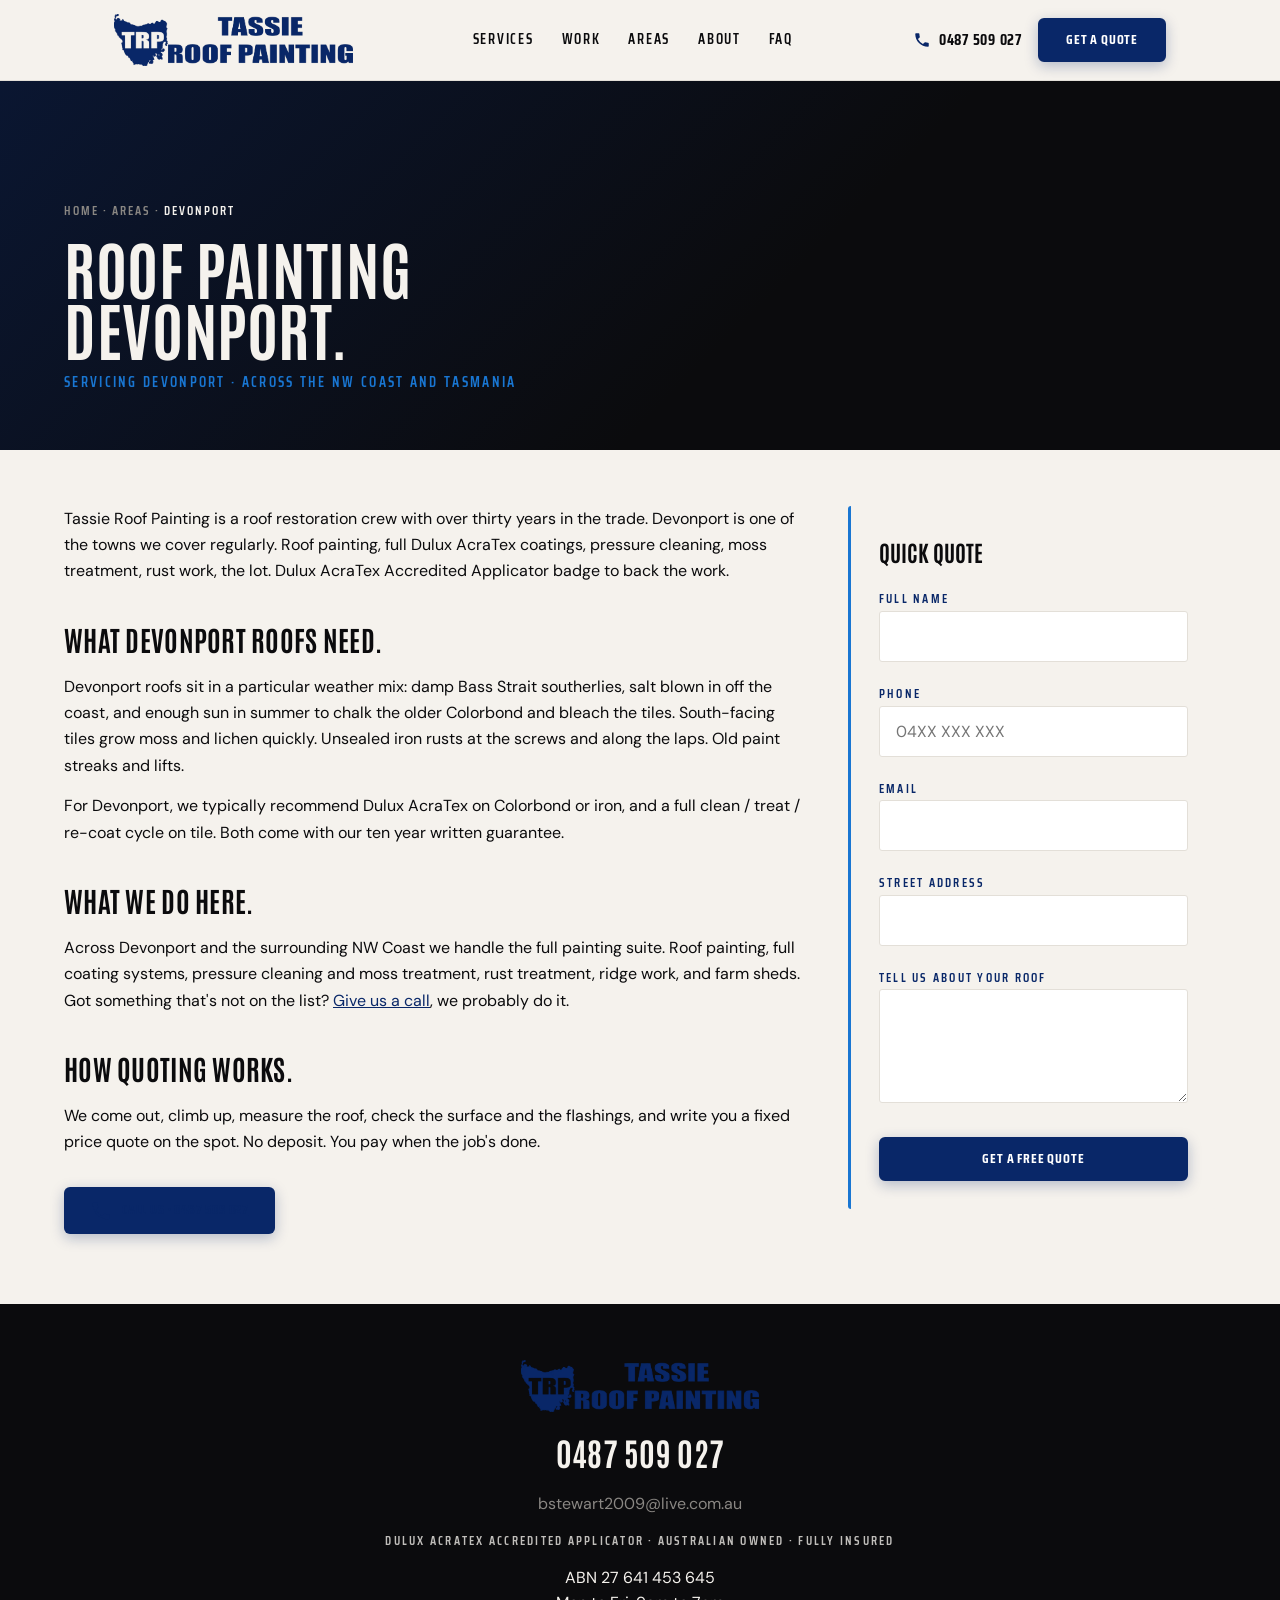
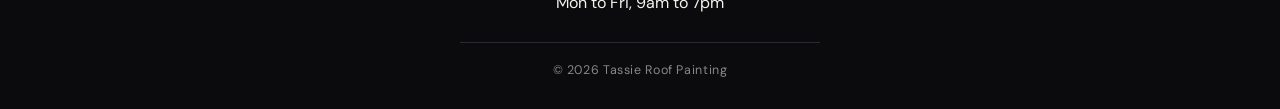
<file: service-area.html>
<!DOCTYPE html>
<html lang="en-AU">
<head>
  <meta charset="UTF-8">
  <meta name="viewport" content="width=device-width, initial-scale=1.0">
  <title>Roof Painting Devonport · Tassie Roof Painting</title>
  <meta name="description" content="Roof painting for Devonport homes. Colorbond respray, tile re-coating, pressure cleaning, rust treatment. Dulux AcraTex Accredited. Ten year written guarantee. Call 0487 509 027.">

  <link rel="icon" type="image/png" href="images/apple-touch-icon.png">
  <link rel="icon" type="image/png" sizes="32x32" href="images/apple-touch-icon.png">
  <link rel="icon" type="image/png" sizes="192x192" href="images/apple-touch-icon.png">
  <link rel="apple-touch-icon" href="images/apple-touch-icon.png">
  <link rel="shortcut icon" href="images/apple-touch-icon.png">
  <meta name="theme-color" content="#092768">

  <link rel="preconnect" href="https://fonts.googleapis.com">
  <link rel="preconnect" href="https://fonts.gstatic.com" crossorigin>
  <link href="https://fonts.googleapis.com/css2?family=Antonio:wght@400;600;700&family=Saira+Condensed:wght@400;500;600;700&family=DM+Sans:wght@400;500;600;700&display=swap" rel="stylesheet">
  <link rel="stylesheet" href="css/main.css">
</head>
<body>

<!-- Hidden Netlify form pre-registration -->
<form name="quote" netlify netlify-honeypot="bot-field" hidden>
  <input type="text" name="name"><input type="tel" name="phone"><input type="email" name="email">
  <input type="text" name="street_address"><textarea name="message"></textarea>
  <input type="file" name="roof_photos" multiple><input type="text" name="bot-field">
</form>

<template id="quote-fields-template">
  <div class="field"><label><span class="field-label">Full Name</span><input type="text" name="name" required autocomplete="name"></label></div>
  <div class="field"><label><span class="field-label">Phone</span><input type="tel" name="phone" required autocomplete="tel" placeholder="04XX XXX XXX"></label></div>
  <div class="field"><label><span class="field-label">Email</span><input type="email" name="email" required autocomplete="email"></label></div>
  <div class="field"><label><span class="field-label">Street address</span><input type="text" name="street_address" required></label></div>
  <div class="field"><label><span class="field-label">Tell us about your roof</span><textarea name="message" required rows="4"></textarea></label></div>
  <button type="submit" class="btn btn-primary form-submit">Get a Free Quote</button>
</template>

<!-- HEADER -->
<header class="site-header" id="site-header">
  <nav class="nav wrap" aria-label="Primary">
    <a href="/" class="brand"><img src="images/logo.png" alt="Tassie Roof Painting" class="brand-logo" width="2911" height="634"></a>
    <ul class="nav-links">
      <li><a href="/#services">Services</a></li>
      <li><a href="/#work">Work</a></li>
      <li><a href="/#areas">Areas</a></li>
      <li><a href="/#about">About</a></li>
      <li><a href="/#faq">FAQ</a></li>
    </ul>
    <div class="nav-cta">
      <a href="tel:0487509027" class="nav-phone">
        <svg viewBox="0 0 24 24" fill="currentColor" aria-hidden="true"><path d="M20 15.5c-1.25 0-2.45-.2-3.57-.57a1 1 0 00-1.02.24l-2.2 2.2a15.1 15.1 0 01-6.59-6.59l2.2-2.2a1 1 0 00.24-1.02A11.36 11.36 0 018.5 4a1 1 0 00-1-1H4a1 1 0 00-1 1c0 9.39 7.61 17 17 17a1 1 0 001-1v-3.5a1 1 0 00-1-1z"/></svg>
        0487 509 027
      </a>
      <button type="button" class="btn btn-primary" data-open-quote>Get a Quote</button>
    </div>
    <button class="nav-burger" aria-label="Open menu" aria-controls="mobile-sheet"><span></span></button>
  </nav>
</header>

<div class="mobile-sheet" id="mobile-sheet" role="dialog" aria-modal="true" aria-hidden="true">
  <div class="mobile-sheet-head">
    <a href="/" class="brand"><img src="images/logo.png" alt="Tassie Roof Painting" class="brand-logo" width="2911" height="634"></a>
    <button class="close" aria-label="Close menu">&#x2715;</button>
  </div>
  <ul>
    <li><a href="/#services">Services</a></li>
    <li><a href="/#work">Work</a></li>
    <li><a href="/#areas">Areas</a></li>
    <li><a href="/#about">About</a></li>
    <li><a href="/#faq">FAQ</a></li>
  </ul>
  <div class="mobile-cta">
    <a href="tel:0487509027" class="btn btn-outline-light">Call 0487 509 027</a>
    <button type="button" class="btn btn-primary" data-open-quote>Get a Quote</button>
  </div>
</div>

<!-- LOCAL HERO -->
<section class="local-hero">
  <div class="wrap">
    <nav class="breadcrumb" aria-label="Breadcrumb">
      <a href="/">Home</a> &middot; <a href="/#areas">Areas</a> &middot; <span class="current">Devonport</span>
    </nav>
    <h1 class="display">Roof Painting<br>Devonport.</h1>
    <p class="sub">Servicing Devonport &middot; Across the NW Coast and Tasmania</p>
  </div>
</section>

<!-- BODY -->
<section class="section-paper">
  <div class="wrap local-body">
    <div class="content">
      <p>Tassie Roof Painting is a roof restoration crew with over thirty years in the trade. Devonport is one of the towns we cover regularly. Roof painting, full Dulux AcraTex coatings, pressure cleaning, moss treatment, rust work, the lot. Dulux AcraTex Accredited Applicator badge to back the work.</p>

      <h2>What Devonport roofs need.</h2>
      <p>Devonport roofs sit in a particular weather mix: damp Bass Strait southerlies, salt blown in off the coast, and enough sun in summer to chalk the older Colorbond and bleach the tiles. South-facing tiles grow moss and lichen quickly. Unsealed iron rusts at the screws and along the laps. Old paint streaks and lifts.</p>
      <p>For Devonport, we typically recommend Dulux AcraTex on Colorbond or iron, and a full clean / treat / re-coat cycle on tile. Both come with our ten year written guarantee.</p>

      <h2>What we do here.</h2>
      <p>Across Devonport and the surrounding NW Coast we handle the full painting suite. Roof painting, full coating systems, pressure cleaning and moss treatment, rust treatment, ridge work, and farm sheds. Got something that's not on the list? <a href="tel:0487509027">Give us a call</a>, we probably do it.</p>

      <h2>How quoting works.</h2>
      <p>We come out, climb up, measure the roof, check the surface and the flashings, and write you a fixed price quote on the spot. No deposit. You pay when the job's done.</p>

      <p style="margin-top:32px;">
        <a href="tel:0487509027" class="phone-pill">
          <svg viewBox="0 0 24 24" fill="currentColor" aria-hidden="true"><path d="M20 15.5c-1.25 0-2.45-.2-3.57-.57a1 1 0 00-1.02.24l-2.2 2.2a15.1 15.1 0 01-6.59-6.59l2.2-2.2a1 1 0 00.24-1.02A11.36 11.36 0 018.5 4a1 1 0 00-1-1H4a1 1 0 00-1 1c0 9.39 7.61 17 17 17a1 1 0 001-1v-3.5a1 1 0 00-1-1z"/></svg>
          <span>Call Us &middot; 0487 509 027</span>
        </a>
      </p>
    </div>

    <aside class="sidebar">
      <h3>Quick Quote</h3>
      <form class="quote-form" name="quote" method="POST" action="/thanks.html" enctype="multipart/form-data" data-netlify="true" netlify-honeypot="bot-field" data-inject-quote-fields>
        <input type="hidden" name="form-name" value="quote">
        <input type="hidden" name="suburb" value="Devonport">
        <p class="honey-field" aria-hidden="true"><label>Don't fill this out: <input name="bot-field" tabindex="-1" autocomplete="off"></label></p>
      </form>
    </aside>
  </div>
</section>

<!-- FOOTER -->
<footer class="footer">
  <div class="wrap">
    <div class="footer-stack">
      <a href="/" class="footer-logo-link" aria-label="Tassie Roof Painting">
        <img src="images/logo.png" alt="Tassie Roof Painting" class="brand-logo" width="2911" height="634">
      </a>
      <a href="tel:0487509027" class="footer-phone">0487 509 027</a>
      <a href="mailto:bstewart2009@live.com.au" class="footer-email">bstewart2009@live.com.au</a>
      <div class="footer-creds">Dulux AcraTex Accredited Applicator &middot; Australian Owned &middot; Fully Insured</div>
      <div class="footer-meta">
        <p>ABN 27 641 453 645</p>
        <p>Mon to Fri, 9am to 7pm</p>
      </div>
      <div class="footer-line" aria-hidden="true"></div>
      <div class="footer-copy">&copy; <span id="current-year">2026</span> Tassie Roof Painting</div>
    </div>
  </div>
</footer>

<!-- STICKY MOBILE CTA -->
<div class="sticky-cta">
  <a href="tel:0487509027" class="btn btn-outline-light">
    <svg viewBox="0 0 24 24" fill="currentColor" aria-hidden="true"><path d="M20 15.5c-1.25 0-2.45-.2-3.57-.57a1 1 0 00-1.02.24l-2.2 2.2a15.1 15.1 0 01-6.59-6.59l2.2-2.2a1 1 0 00.24-1.02A11.36 11.36 0 018.5 4a1 1 0 00-1-1H4a1 1 0 00-1 1c0 9.39 7.61 17 17 17a1 1 0 001-1v-3.5a1 1 0 00-1-1z"/></svg>
    Call Us
  </a>
  <button type="button" class="btn btn-primary" data-open-quote>Get a Quote</button>
</div>

<!-- QUOTE MODAL -->
<div class="modal" id="quote-modal" role="dialog" aria-modal="true" aria-hidden="true">
  <div class="modal-backdrop" data-close-modal></div>
  <div class="modal-card">
    <button type="button" class="modal-close" aria-label="Close" data-close-modal>&#x2715;</button>
    <div class="modal-title">Quick Quote</div>
    <span class="modal-sub">Drop your details. We'll call you back within 24 hours.</span>
    <form class="modal-quote-form" name="quote" method="POST" action="/thanks.html" enctype="multipart/form-data" data-netlify="true" netlify-honeypot="bot-field" data-inject-quote-fields>
      <input type="hidden" name="form-name" value="quote">
      <input type="hidden" name="suburb" value="Devonport">
      <p class="honey-field" aria-hidden="true"><label>Don't fill this out: <input name="bot-field" tabindex="-1" autocomplete="off"></label></p>
    </form>
  </div>
</div>

<script src="js/main.js"></script>
</body>
</html>
</file>
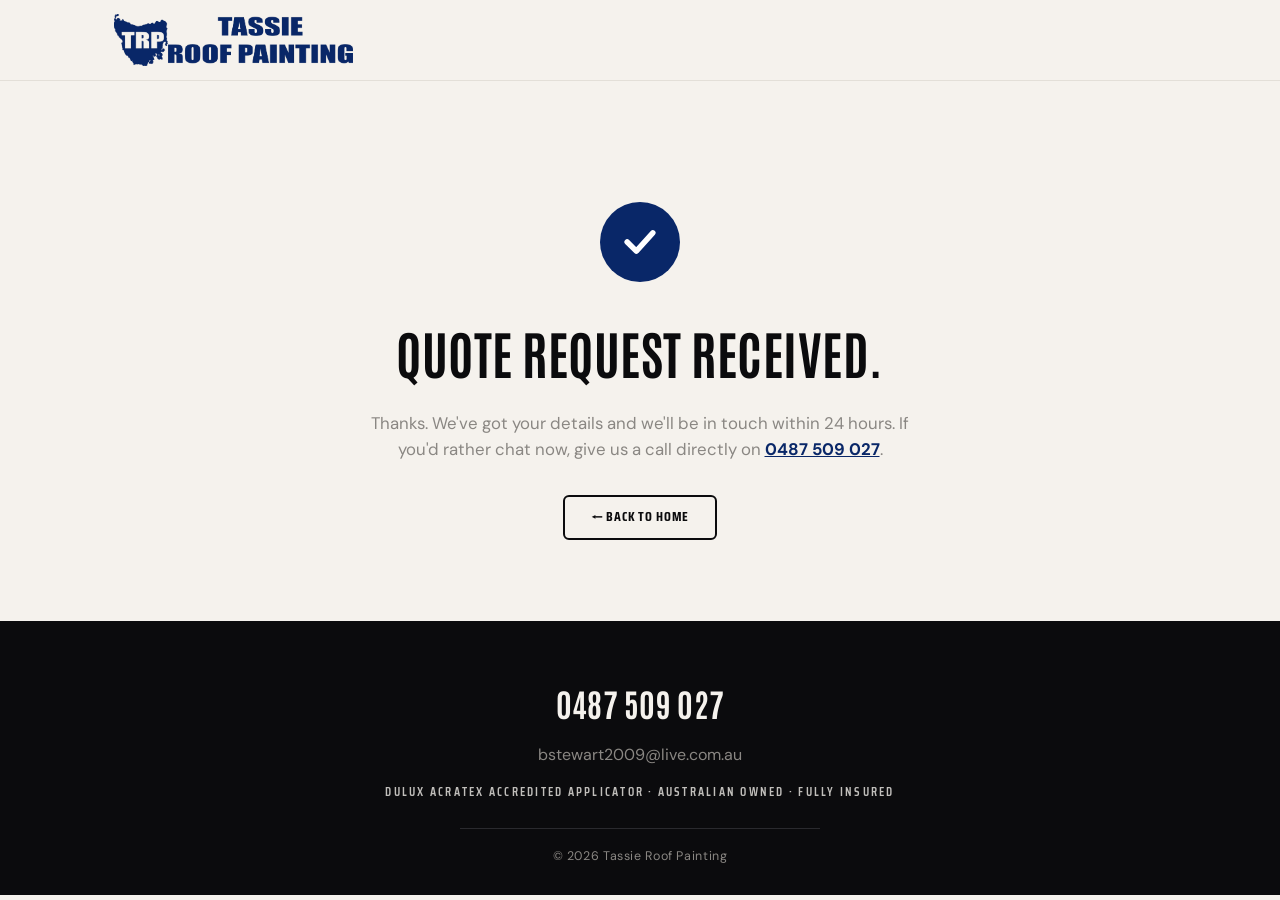
<file: thanks.html>
<!DOCTYPE html>
<html lang="en-AU">
<head>
  <meta charset="UTF-8">
  <meta name="viewport" content="width=device-width, initial-scale=1.0">
  <title>Thanks · Tassie Roof Painting</title>
  <meta name="description" content="Quote request received. We'll be in touch within 24 hours.">
  <meta name="robots" content="noindex">
  <link rel="icon" type="image/png" href="images/apple-touch-icon.png">
  <link rel="icon" type="image/png" sizes="32x32" href="images/apple-touch-icon.png">
  <link rel="icon" type="image/png" sizes="192x192" href="images/apple-touch-icon.png">
  <link rel="apple-touch-icon" href="images/apple-touch-icon.png">
  <link rel="shortcut icon" href="images/apple-touch-icon.png">
  <meta name="theme-color" content="#092768">

  <link rel="preconnect" href="https://fonts.googleapis.com">
  <link rel="preconnect" href="https://fonts.gstatic.com" crossorigin>
  <link href="https://fonts.googleapis.com/css2?family=Antonio:wght@400;600;700&family=Saira+Condensed:wght@400;500;600;700&family=DM+Sans:wght@400;500;600;700&display=swap" rel="stylesheet">
  <link rel="stylesheet" href="css/main.css">
</head>
<body>

<header class="site-header" id="site-header">
  <nav class="nav wrap" aria-label="Primary">
    <a href="/" class="brand"><img src="images/logo.png" alt="Tassie Roof Painting" class="brand-logo" width="2911" height="634"></a>
  </nav>
</header>

<section class="thanks">
  <div class="wrap">
    <div class="check" aria-hidden="true">
      <svg viewBox="0 0 24 24" fill="none" stroke="currentColor" stroke-width="3" stroke-linecap="round" stroke-linejoin="round"><polyline points="5 12 10 17 19 7"/></svg>
    </div>
    <h1>Quote Request Received.</h1>
    <p>Thanks. We've got your details and we'll be in touch within 24 hours. If you'd rather chat now, give us a call directly on <a href="tel:0487509027" style="color:var(--brand);text-decoration:underline;font-weight:700;">0487&nbsp;509&nbsp;027</a>.</p>
    <p style="margin-top:32px;">
      <a href="/" class="btn btn-outline-dark">← Back to home</a>
    </p>
  </div>
</section>

<footer class="footer">
  <div class="wrap">
    <div class="footer-stack">
      <a href="tel:0487509027" class="footer-phone">0487 509 027</a>
      <a href="mailto:bstewart2009@live.com.au" class="footer-email">bstewart2009@live.com.au</a>
      <div class="footer-creds">Dulux AcraTex Accredited Applicator · Australian Owned · Fully Insured</div>
      <div class="footer-line" aria-hidden="true"></div>
      <div class="footer-copy">&copy; <span id="current-year">2026</span> Tassie Roof Painting</div>
    </div>
  </div>
</footer>

<script src="js/main.js"></script>
</body>
</html>
</file>
<file: css/main.css>
/* ========================================================================
   Tassie Roof Painting — main.css
   Clean, premium, Tassie tradie. Logo navy + warm ochre accent. Mobile-first with desktop polish.
   ======================================================================== */

/* --- Reset / base --------------------------------------------------- */
*, *::before, *::after { box-sizing: border-box; }
html { -webkit-text-size-adjust: 100%; scroll-behavior: smooth; }
body {
  margin: 0;
  font-family: 'DM Sans', system-ui, sans-serif;
  font-size: 1rem;
  line-height: 1.6;
  color: var(--ink);
  background: var(--paper);
  overflow-x: hidden;
  -webkit-font-smoothing: antialiased;
  -moz-osx-font-smoothing: grayscale;
}
img, svg, video { display: block; max-width: 100%; height: auto; }
a { color: inherit; text-decoration: none; }
button { font: inherit; cursor: pointer; background: none; border: 0; color: inherit; padding: 0; }
ul, ol { margin: 0; padding: 0; list-style: none; }
h1, h2, h3, h4, h5, h6, p { margin: 0; }

/* --- Tokens --------------------------------------------------------- */
:root {
  --ink:        #0B0B0D;
  --graphite:   #1C1C1E;
  --steel:      #2A2A2E;
  --concrete:   #8A8783;
  --paper:      #F5F2ED;
  --line:       #E3DFD8;
  --brand:      #092768;
  --brand-deep: #051A48;
  --accent:     #1976D2;
  --white:      #FFFFFF;

  --section-py: 56px;
  --max-w: 1200px;
  --header-w: 1100px;
  --pad-x: 24px;
  --radius: 3px;

  --font-display: 'Antonio', sans-serif;
  --font-ui:      'Saira Condensed', sans-serif;
  --font-body:    'DM Sans', system-ui, sans-serif;

  --shadow-sm: 0 2px 8px rgba(0,0,0,.06);
  --shadow-md: 0 8px 24px rgba(0,0,0,.10);
  --shadow-lg: 0 24px 60px rgba(0,0,0,.18);
  --shadow-brand:       0 4px 14px rgba(9,39,104,.28);
  --shadow-brand-hover: 0 8px 20px rgba(9,39,104,.40);
  --shadow-card-hover:  0 14px 28px -14px rgba(0,0,0,.25);

  --ease: cubic-bezier(.2,.6,.2,1);
  --t: 200ms;
}

@media (max-width: 720px) {
  :root { --section-py: 40px; --pad-x: 16px; }
}

/* --- Layout primitives --------------------------------------------- */
.wrap {
  max-width: var(--max-w);
  margin: 0 auto;
  padding: 0 var(--pad-x);
}
section { padding: var(--section-py) 0; }
.section-paper { background: var(--paper); color: var(--ink); }
.section-dark  { background: var(--ink);   color: var(--paper); }

.section-head {
  max-width: 820px;
  margin: 0 auto 28px;
  text-align: center;
}
.section-head h2 {
  font-family: var(--font-display);
  font-weight: 700;
  font-size: clamp(2rem, 3.5vw + 1rem, 3.5rem);
  line-height: 1;
  letter-spacing: 0.01em;
  text-transform: uppercase;
  margin: 12px 0 16px;
}
.section-head p {
  font-size: 1.0625rem;
  color: var(--concrete);
  max-width: 640px;
  margin: 0 auto;
}
.section-dark .section-head p { color: rgba(245,242,237,.78); }

.eyebrow {
  display: inline-block;
  font-family: var(--font-ui);
  font-weight: 600;
  font-size: 0.75rem;
  letter-spacing: 0.2em;
  text-transform: uppercase;
  color: var(--brand);
}
.section-dark .eyebrow { color: var(--accent); }

/* --- Reveal on scroll ---------------------------------------------- */
.reveal {
  opacity: 0;
  transform: translateY(16px);
  transition: opacity .7s var(--ease), transform .7s var(--ease);
}
.reveal.is-visible { opacity: 1; transform: translateY(0); }
@media (prefers-reduced-motion: reduce) {
  .reveal { opacity: 1 !important; transform: none !important; transition: none; }
}

/* --- Buttons ------------------------------------------------------- */
.btn {
  display: inline-flex;
  align-items: center;
  justify-content: center;
  gap: 10px;
  min-height: 52px;
  padding: 0 26px;
  font-family: var(--font-ui);
  font-weight: 700;
  font-size: 0.9rem;
  letter-spacing: 0.10em;
  text-transform: uppercase;
  border: 2px solid transparent;
  border-radius: var(--radius);
  transition: background var(--t) var(--ease), color var(--t) var(--ease),
              border-color var(--t) var(--ease), transform var(--t) var(--ease),
              box-shadow var(--t) var(--ease);
  white-space: nowrap;
}
.btn .arrow { width: 18px; height: 18px; transition: transform var(--t) var(--ease); }
.btn:hover { transform: translateY(-2px); }
.btn:hover .arrow { transform: translateX(4px); }

.btn-primary { background: var(--brand); color: #fff; border-color: var(--brand); box-shadow: var(--shadow-brand); }
.btn-primary:hover { background: var(--brand-deep); border-color: var(--brand-deep); box-shadow: var(--shadow-brand-hover); }
.btn-outline-light { background: transparent; color: var(--paper); border-color: var(--paper); }
.btn-outline-light:hover { background: var(--paper); color: var(--ink); }
.btn-outline-dark  { background: transparent; color: var(--ink); border-color: var(--ink); }
.btn-outline-dark:hover  { background: var(--ink); color: var(--paper); }

.phone-pill {
  display: inline-flex;
  align-items: center;
  gap: 12px;
  padding: 16px 28px;
  background: var(--brand);
  color: #fff;
  border-radius: 999px;
  font-family: var(--font-ui);
  font-weight: 700;
  letter-spacing: 0.05em;
  text-transform: uppercase;
  box-shadow: var(--shadow-brand);
  transition: background var(--t) var(--ease), transform var(--t) var(--ease), box-shadow var(--t) var(--ease);
}
.phone-pill svg { width: 22px; height: 22px; }
.phone-pill:hover { background: var(--brand-deep); transform: translateY(-2px); box-shadow: var(--shadow-brand-hover); }
.phone-pill-sm { padding: 12px 22px; font-size: 0.875rem; }
@media (max-width: 480px) {
  .phone-pill { padding: 12px 20px; font-size: 0.875rem; }
  .phone-pill svg { width: 18px; height: 18px; }
}

/* --- Top announce ticker ------------------------------------------ */
.announce-bar {
  position: relative;
  z-index: 1;
  background: var(--ink);
  color: var(--paper);
  border-bottom: 1px solid var(--steel);
  overflow: hidden;
  height: 40px;
  display: flex;
  align-items: center;
}
.announce-track {
  display: inline-flex;
  align-items: center;
  white-space: nowrap;
  animation: marquee 60s linear infinite;
  font-family: var(--font-ui);
  font-weight: 600;
  font-size: 0.78rem;
  letter-spacing: 0.18em;
  text-transform: uppercase;
}
.announce-track:hover { animation-play-state: paused; }
.announce-track span { padding: 0 18px; }
.announce-track .hot { color: var(--accent); }
.announce-track .dot { color: var(--steel); padding: 0 6px; }

@keyframes marquee {
  from { transform: translateX(0); }
  to   { transform: translateX(-50%); }
}

/* --- Site header / nav -------------------------------------------- */
.site-header {
  position: sticky;
  top: 0;
  z-index: 100;
  background: var(--paper);
  color: var(--ink);
  border-bottom: 1px solid var(--line);
  transition: background var(--t) var(--ease), box-shadow var(--t) var(--ease), border-color var(--t) var(--ease);
}
.site-header.is-scrolled {
  background: var(--paper);
  box-shadow: 0 4px 20px rgba(0,0,0,.08);
}
.nav {
  display: flex;
  align-items: center;
  justify-content: space-between;
  gap: 20px;
  padding: 14px 16px;
  max-width: var(--header-w);
  margin: 0 auto;
}
@media (min-width: 721px) {
  .nav { padding: 14px var(--pad-x); }
}
.brand { display: inline-flex; align-items: center; }
.brand-logo {
  height: 52px;
  width: auto;
  display: block;
  object-fit: contain;
}
.footer-brand .brand-logo,
.site-footer .brand-logo { height: 64px; }
.mobile-sheet-head .brand-logo { height: 38px; width: auto; display: block; }

.brand-text {
  font-family: var(--font-display);
  font-weight: 700;
  font-size: 1.5rem;
  letter-spacing: 0.01em;
  text-transform: uppercase;
  line-height: 0.9;
  color: var(--paper);
}
.brand-text small {
  display: block;
  font-family: var(--font-ui);
  font-size: 0.65rem;
  font-weight: 500;
  letter-spacing: 0.18em;
  color: var(--accent);
  margin-top: 4px;
}

.nav-links {
  display: flex;
  gap: 28px;
  font-family: var(--font-ui);
  font-weight: 600;
  font-size: 0.9rem;
  letter-spacing: 0.12em;
  text-transform: uppercase;
}
.nav-links a { color: var(--ink); transition: color var(--t) var(--ease); }
.nav-links a:hover { color: var(--brand); }

.nav-cta { display: flex; align-items: center; gap: 16px; }
.nav-phone {
  display: inline-flex;
  align-items: center;
  gap: 8px;
  font-family: var(--font-ui);
  font-weight: 700;
  font-size: 0.95rem;
  letter-spacing: 0.05em;
  color: var(--ink);
  transition: color var(--t) var(--ease);
}
.nav-phone:hover { color: var(--brand); }
.nav-phone svg { width: 18px; height: 18px; color: var(--brand); }
.nav .btn { min-height: 42px; padding: 0 18px; font-size: 0.78rem; }

.nav-burger {
  display: none;
  width: 44px;
  height: 44px;
  position: relative;
}
.nav-burger span,
.nav-burger span::before,
.nav-burger span::after {
  content: '';
  position: absolute;
  left: 50%;
  width: 22px;
  height: 2px;
  background: var(--ink);
  transform: translateX(-50%);
  transition: transform .3s var(--ease), top .3s var(--ease);
}
.nav-burger span { top: 50%; transform: translate(-50%, -50%); }
.nav-burger span::before { top: -7px; }
.nav-burger span::after  { top:  7px; }

@media (max-width: 960px) {
  .nav-links { display: none; }
  .nav-phone { display: none; }
  .nav-cta .btn { display: none; }
  .nav-burger { display: block; }
}

/* --- Mobile drawer ------------------------------------------------- */
.mobile-sheet {
  position: fixed;
  inset: 0 0 0 auto;
  width: min(360px, 90vw);
  background: var(--ink);
  color: var(--paper);
  z-index: 100;
  transform: translateX(100%);
  transition: transform .35s var(--ease);
  display: flex;
  flex-direction: column;
  padding: 24px;
}
.mobile-sheet.is-open { transform: translateX(0); box-shadow: var(--shadow-lg); }
.mobile-sheet-head {
  background: var(--paper);
  padding: 16px 20px;
  margin: -24px -24px 24px;     /* escape parent padding so the paper fills edge-to-edge */
  display: flex;
  align-items: center;
  justify-content: space-between;
  border-bottom: 1px solid var(--line);
}
.mobile-sheet-head .brand {
  display: inline-flex;
  align-items: center;
}
.mobile-sheet-head .close {
  background: transparent;
  border: none;
  color: var(--ink);
  font-size: 1.5rem;
  line-height: 1;
  cursor: pointer;
  padding: 8px;
  margin: 0;
  width: auto;
  height: auto;
  transition: opacity 0.2s ease;
}
.mobile-sheet-head .close:hover {
  opacity: 0.6;
}
.mobile-sheet ul {
  display: flex;
  flex-direction: column;
  gap: 4px;
  flex: 1;
}
.mobile-sheet ul a {
  display: block;
  padding: 14px 0;
  font-family: var(--font-display);
  font-size: 1.75rem;
  font-weight: 700;
  text-transform: uppercase;
  letter-spacing: 0.01em;
  border-bottom: 1px solid var(--steel);
  color: var(--paper);
}
.mobile-cta { display: flex; flex-direction: column; gap: 12px; margin-top: 20px; }

/* ===== HERO BASE ===== */
.hero {
  position: relative;
  color: var(--paper);
  isolation: isolate;
  overflow: hidden;
  background: var(--ink);
}

/* DESKTOP HERO IMAGE — full-bleed cover */
.hero-bg-desktop {
  position: absolute;
  inset: 0;
  width: 100%;
  height: 100%;
  object-fit: cover;
  object-position: center center;
  z-index: 0;
  display: block;
}

/* MOBILE HERO IMAGE — hidden by default, swapped in below 720px */
.hero-bg-mobile {
  display: none;
}

.hero-content {
  position: relative;
  z-index: 2;
  width: 100%;
  max-width: 880px;
  margin: 0 auto;
  text-align: center;
  display: flex;
  flex-direction: column;
  align-items: center;
  gap: 22px;
}

.hero-top,
.hero-bottom {
  display: flex;
  flex-direction: column;
  align-items: center;
  gap: 18px;
  text-align: center;
  width: 100%;
}

.hero-eyebrow {
  color: var(--accent);
  font-family: 'Saira Condensed', sans-serif;
  font-weight: 700;
  font-size: 0.78rem;
  letter-spacing: 0.18em;
  text-transform: uppercase;
  margin: 0;
  text-shadow: 0 2px 8px rgba(0, 0, 0, 0.7);
}

.hero-headline {
  color: var(--paper);
  font-family: 'Antonio', sans-serif;
  font-weight: 800;
  font-size: clamp(2.6rem, 5.5vw, 4.4rem);
  line-height: 0.95;
  letter-spacing: 0.01em;
  text-transform: uppercase;
  margin: 0;
  text-shadow: 0 4px 16px rgba(0, 0, 0, 0.75);
}

.hero-sub {
  color: var(--paper);
  font-size: 1rem;
  line-height: 1.55;
  max-width: 580px;
  margin: 0 auto;
  text-shadow: 0 2px 8px rgba(0, 0, 0, 0.7);
}

.hero-sub-mobile  { display: none; }
.hero-sub-desktop { display: block; }

.hero-ctas {
  display: flex;
  flex-direction: row;
  gap: 14px;
  justify-content: center;
  flex-wrap: wrap;
  margin-top: 4px;
}

.hero-trust {
  display: flex;
  flex-wrap: wrap;
  justify-content: center;
  align-items: center;
  gap: 6px 16px;
  margin-top: 14px;
}

.hero-trust span {
  font-family: 'Saira Condensed', sans-serif;
  font-weight: 600;
  font-size: 0.72rem;
  letter-spacing: 0.18em;
  text-transform: uppercase;
  color: var(--accent);
  white-space: nowrap;
  text-shadow: 0 2px 6px rgba(0, 0, 0, 0.7);
}
.hero-trust .sep {
  color: rgba(245, 242, 237, 0.5);
}

/* Hero bottom bar — desktop only (CTAs left/right of centered scroll arrow) */
.hero-bottom-bar { display: none; }

/* ===== DESKTOP HERO (≥721px) — text TOP-anchored, sits above the roof ===== */
@media (min-width: 721px) {
  .hero {
    min-height: 820px;
    display: flex;
    align-items: flex-start;
    justify-content: center;
    padding: 100px 24px 80px;
  }

  /* Eyebrow hidden on desktop only — overlapped the red roof tiles.
     Mobile keeps it (the upper sky reads cleanly there). */
  .hero-eyebrow {
    display: none;
  }

  /* Tighter gap so the whole block fits in the sky area above the roof */
  .hero-content {
    gap: 18px;
    max-width: 820px;
  }

  /* Stronger gradient at the top where the text sits, lighter
     in the middle/bottom so the truck stays visible */
  .hero::before {
    content: "";
    position: absolute;
    inset: 0;
    z-index: 1;
    pointer-events: none;
    background: linear-gradient(
      180deg,
      rgba(0,0,0,0.65) 0%,
      rgba(0,0,0,0.50) 25%,
      rgba(0,0,0,0.20) 55%,
      rgba(0,0,0,0.30) 85%,
      rgba(0,0,0,0.45) 100%
    );
  }

  .hero-headline {
    font-size: clamp(3.6rem, 6.5vw, 5.4rem);
    line-height: 0.95;
    max-width: 880px;
  }

  .hero-sub {
    font-size: 0.95rem;
    line-height: 1.5;
    max-width: 580px;
  }

  /* Trust strip hidden on desktop — replaced by bottom bar with CTAs */
  .hero-trust { display: none !important; }

  /* Original .hero-ctas hidden on desktop — CTAs live in the bottom bar */
  .hero-content .hero-ctas { display: none; }

  /* Bottom bar: GET A FREE QUOTE | scroll arrow | CALL US */
  .hero-bottom-bar {
    display: grid;
    grid-template-columns: 1fr auto 1fr;
    align-items: center;
    gap: 32px;
    position: absolute;
    bottom: 32px;
    left: 0;
    right: 0;
    padding: 0 48px;
    z-index: 3;
  }
  .hero-bottom-bar .hero-cta-left  { justify-self: end; }
  .hero-bottom-bar .hero-cta-right { justify-self: start; }

  .hero-scroll-arrow {
    width: 48px;
    height: 48px;
    border-radius: 50%;
    background: rgba(255, 255, 255, 0.1);
    border: 1px solid rgba(255, 255, 255, 0.4);
    display: flex;
    align-items: center;
    justify-content: center;
    color: var(--paper);
    transition: background 200ms ease, transform 200ms ease;
    animation: hero-arrow-bounce 2s ease-in-out infinite;
  }
  .hero-scroll-arrow:hover {
    background: rgba(255, 255, 255, 0.2);
    transform: scale(1.05);
  }
  .hero-scroll-arrow svg {
    width: 22px;
    height: 22px;
  }
  @keyframes hero-arrow-bounce {
    0%, 100% { transform: translateY(0); }
    50%      { transform: translateY(6px); }
  }
}

/* ===== MOBILE HERO (≤720px) — text in UPPER PORTION ===== */
@media (max-width: 720px) {
  .hero {
    height: auto !important;
    min-height: 0 !important;
    padding: 0 !important;
    margin: 0 !important;
    display: block !important;
    background: transparent !important;
    position: relative;
    overflow: hidden;
  }

  /* Hide desktop image on mobile */
  .hero-bg-desktop { display: none; }

  /* Mobile image at NATURAL dimensions — no cropping, ever */
  .hero-bg-mobile {
    display: block !important;
    width: 100% !important;
    height: auto !important;
    margin: 0 !important;
    padding: 0 !important;
    vertical-align: top !important;
    position: relative !important;
    object-fit: unset !important;
    object-position: unset !important;
    aspect-ratio: unset !important;
  }

  /* Strong top-half gradient so the eyebrow + headline + sub
     overlay the bright sky cleanly. Lower half stays clear so
     the truck is visible. */
  .hero::before {
    content: "";
    position: absolute;
    inset: 0;
    z-index: 1;
    pointer-events: none;
    background: linear-gradient(
      180deg,
      rgba(0,0,0,0.80) 0%,
      rgba(0,0,0,0.65) 25%,
      rgba(0,0,0,0.35) 45%,
      rgba(0,0,0,0.10) 65%,
      rgba(0,0,0,0.20) 100%
    );
  }

  .hero-content {
    position: absolute;
    top: 56px;
    left: 0;
    right: 0;
    z-index: 2;
    padding: 0 20px;
    margin: 0 auto;
    gap: 16px;
    max-width: 340px;
  }

  .hero-eyebrow {
    font-size: 0.65rem;
    letter-spacing: 0.14em;
  }

  /* Headline width matches the eyebrow line above. Flat font-size
     (no clamp) so it doesn't shrink at very small viewports. */
  .hero-headline {
    font-size: 2.45rem;
    line-height: 0.95;
    max-width: none;
  }

  .hero-sub-desktop { display: none; }
  .hero-sub-mobile  { display: block; }

  .hero-sub,
  .hero-sub-mobile {
    font-size: 0.82rem;
    line-height: 1.5;
    max-width: 320px;
  }

  /* Hide CTAs on mobile — sticky bottom bar handles call/quote */
  .hero-ctas { display: none !important; }

  /* Hide trust strip on mobile to keep hero clean */
  .hero-trust { display: none !important; }

  /* Hide bottom-bar on mobile — sticky bottom CTA handles call/quote */
  .hero-bottom-bar { display: none; }
}

/* --- Services ticker (under hero) --------------------------------- */
.ticker {
  background: var(--brand);
  color: #fff;
  overflow: hidden;
  height: 40px;                              /* match .announce-bar */
  display: flex;
  align-items: center;
  border-top: 1px solid var(--brand-deep);
  border-bottom: 1px solid var(--brand-deep);
}
.ticker-track {
  display: inline-flex;
  align-items: center;
  white-space: nowrap;
  animation: marquee 50s linear infinite;
  font-family: var(--font-ui);
  font-weight: 600;                          /* match .announce-track */
  font-size: 0.78rem;                        /* match .announce-track */
  letter-spacing: 0.18em;                    /* match .announce-track */
  text-transform: uppercase;
}
.ticker-track:hover { animation-play-state: paused; }
.ticker-track span { padding: 0 18px; }      /* match .announce-track span */
.ticker-track .sep { color: var(--accent); padding: 0 6px; }  /* match .announce-track .dot */

/* --- Services cards ----------------------------------------------- */
.services-grid {
  display: grid;
  grid-template-columns: repeat(3, 1fr);
  gap: 14px;
}
@media (max-width: 960px) { .services-grid { grid-template-columns: repeat(2, 1fr); } }
@media (max-width: 480px) { .services-grid { grid-template-columns: 1fr; gap: 20px; } }

.service-card {
  position: relative;
  background: #fff;
  border: 1px solid var(--line);
  border-radius: var(--radius);
  padding: 32px 24px 24px;
  min-height: 240px;
  display: flex;
  flex-direction: column;
  transition: transform .3s var(--ease), box-shadow .3s var(--ease), border-color .3s var(--ease);
  overflow: visible;
}
.service-card::before {
  content: '';
  position: absolute;
  top: 0; left: 0; right: 0;
  height: 3px;
  background: var(--accent);
  border-top-left-radius: var(--radius);
  border-top-right-radius: var(--radius);
}
.service-card:hover {
  transform: translateY(-4px);
  border-color: var(--accent);
  box-shadow: var(--shadow-card-hover);
}
.service-card .service-icon {
  width: 32px;
  height: 32px;
  color: var(--accent);
  margin-bottom: 16px;
  transition: transform .3s var(--ease);
}
.service-card:hover .service-icon { transform: scale(1.08); }
.service-card h3 {
  font-family: var(--font-display);
  font-weight: 700;
  font-size: 1.5rem;
  letter-spacing: 0.01em;
  text-transform: uppercase;
  margin-bottom: 10px;
  line-height: 1.05;
}
.service-card p {
  color: var(--concrete);
  font-size: 0.96rem;
  line-height: 1.55;
  margin-bottom: 18px;
  flex: 1;
}
.service-card .learn {
  font-family: var(--font-ui);
  font-weight: 700;
  font-size: 0.82rem;
  letter-spacing: 0.12em;
  text-transform: uppercase;
  color: var(--accent);
  display: inline-flex;
  align-items: center;
  gap: 6px;
  align-self: flex-start;
}
.service-card .learn .arrow { transition: transform var(--t) var(--ease); display: inline-block; }
.service-card:hover .learn .arrow { transform: translateX(4px); }

.service-card .service-tag,
.service-card .service-sticker {
  position: absolute;
  top: -14px;
  right: -14px;
  width: 64px;
  height: 64px;
  border-radius: 50%;
  background: var(--accent);
  color: var(--white);
  display: flex;
  align-items: center;
  justify-content: center;
  font-family: 'Saira Condensed', sans-serif;
  font-weight: 700;
  font-size: 0.7rem;
  letter-spacing: 0.1em;
  text-transform: uppercase;
  transform: rotate(-8deg);
  box-shadow: 0 6px 14px rgba(9,39,104,0.25);
  z-index: 5;
  transition: transform var(--t) var(--ease);
}
.service-card:hover .service-tag,
.service-card:hover .service-sticker {
  transform: rotate(-4deg) scale(1.05);
}
.services-cta-block {
  text-align: center;
  margin-top: 40px;
  padding-top: 32px;
  border-top: 1px solid var(--line);
}

/* --- Why Choose Us tiles (reuses .service-card; 4-col grid) -------- */
#why .services-grid {
  grid-template-columns: repeat(4, 1fr);
}
@media (max-width: 960px) { #why .services-grid { grid-template-columns: repeat(2, 1fr); } }
@media (max-width: 480px) { #why .services-grid { grid-template-columns: 1fr; } }
.reason-num {
  display: block;
  font-family: 'Antonio', sans-serif;
  font-weight: 800;
  font-size: 2.5rem;
  line-height: 1;
  color: var(--brand);
  margin-bottom: 8px;
}
.services-also {
  font-size: 1rem;
  color: var(--concrete);
  max-width: 720px;
  margin: 0 auto 20px;
}

/* --- Common Roof Problems (constant-drift marquee) -------------- */
/* (.problems-section uses the global section padding token now —
    no per-section override needed.) */
.problems-marquee {
  overflow: hidden;
  position: relative;
  margin: 32px 0 28px;
  -webkit-mask-image: linear-gradient(90deg, transparent 0, black 8%, black 92%, transparent 100%);
  mask-image: linear-gradient(90deg, transparent 0, black 8%, black 92%, transparent 100%);
}
.problems-track {
  display: flex;
  gap: 16px;
  width: max-content;
  animation: problems-drift 60s linear infinite;
}
.problems-marquee:hover .problems-track {
  animation-play-state: paused;
}
.problem-tile {
  flex: 0 0 320px;
  background: var(--white);
  border-top: 3px solid var(--accent);
  padding: 28px 24px;
  border-radius: var(--radius);
  box-shadow: 0 2px 12px rgba(14, 42, 79, 0.06);
}
.problem-tile h3 {
  color: var(--brand);
  font-family: 'Antonio', sans-serif;
  font-weight: 800;
  font-size: 1.15rem;
  line-height: 1.1;
  margin: 0 0 10px;
  text-transform: uppercase;
  letter-spacing: 0.01em;
}
.problem-tile p {
  margin: 0;
  font-size: 0.92rem;
  line-height: 1.5;
  color: var(--ink);
}
@keyframes problems-drift {
  from { transform: translateX(0); }
  to   { transform: translateX(-50%); }
}
@media (prefers-reduced-motion: reduce) {
  .problems-track { animation: none; }
}

.problems-cta {
  text-align: center;
  margin-top: 32px;
  display: flex;
  flex-direction: column;
  align-items: center;
  gap: 0;
}
.problems-cta-lead {
  font-family: 'Saira Condensed', sans-serif;
  font-weight: 600;
  font-size: 0.9rem;
  letter-spacing: 0.06em;
  color: var(--ink);
  margin: 0 0 16px;
}

@media (max-width: 720px) {
  /* .problems-section padding now follows global token */
  .problem-tile {
    flex: 0 0 280px;
    padding: 22px 18px;
  }
  .problem-tile h3 { font-size: 1rem; }
  .problem-tile p { font-size: 0.84rem; }
  .problems-track { animation-duration: 50s; }
  .problems-cta-lead { font-size: 0.8rem; }
}

/* --- Trust section (Accredited By) -------------------------------- */
.trust-section {
  padding-top: 18px !important;
  padding-bottom: 18px !important;
}
.trust-header {
  text-align: center;
  margin-bottom: 32px;
}
.trust-section .trust-header {
  margin-bottom: 12px;
}
.trust-badge-row {
  display: flex;
  flex-wrap: wrap;
  justify-content: center;
  align-items: center;
  gap: 32px 48px;
  max-width: 900px;
  margin: 0 auto;
}
.trust-badge {
  display: flex;
  flex-direction: column;
  align-items: center;
  justify-content: flex-start;
  gap: 10px;
  min-width: 0;
  transition: transform var(--t) var(--ease);
}
.trust-badge:hover { transform: translateY(-2px); }
.trust-badge-mark {
  display: flex;
  align-items: center;
  justify-content: center;
  height: 1.8rem;
  font-family: 'Antonio', sans-serif;
  font-weight: 800;
  font-size: 1.6rem;
  letter-spacing: 0.02em;
  color: var(--brand);
  text-transform: uppercase;
  line-height: 1;
  white-space: nowrap;
}
.trust-badge-label {
  display: flex;
  align-items: center;
  justify-content: center;
  text-align: center;
  line-height: 1.2;
  min-height: 2.2em;
  font-family: 'Saira Condensed', sans-serif;
  font-weight: 600;
  font-size: 0.72rem;
  letter-spacing: 0.18em;
  text-transform: uppercase;
  color: var(--concrete);
}
.trust-badge-divider {
  width: 1px;
  height: 48px;
  background: var(--line);
  flex-shrink: 0;
}
@media (max-width: 720px) {
  .trust-section {
    padding-top: 6px !important;
    padding-bottom: 6px !important;
  }
  .trust-section .trust-header { margin-bottom: 8px; }
  .trust-header { margin-bottom: 20px; }
  .trust-badge-row {
    gap: 20px 12px;
    flex-wrap: nowrap;
  }
  .trust-badge {
    flex: 1 1 33%;
    min-width: 0;
  }
  .trust-badge-mark {
    height: 1.1rem;
    font-size: 0.78rem;
  }
  .trust-badge-label {
    font-size: 0.5rem;
    letter-spacing: 0.1em;
    min-height: 2em;
  }
  .trust-badge-divider { height: 32px; }
}

/* --- Stats strip --------------------------------------------------- */
.stats-strip {
  padding: var(--section-py) 0;
  background: var(--paper);
  border-top: 1px solid var(--line);
}
.stats-row {
  display: grid;
  grid-template-columns: repeat(3, 1fr);
  align-items: center;
  gap: 0;
}
.stats-item {
  display: flex;
  flex-direction: column;
  align-items: center;
  text-align: center;
  padding: 8px 16px;
  position: relative;
}
.stats-item + .stats-item::before {
  content: '';
  position: absolute;
  left: 0;
  top: 20%;
  height: 60%;
  width: 1px;
  background: var(--line);
}
.stats-num {
  font-family: var(--font-display);
  font-weight: 800;
  font-size: clamp(3rem, 6vw, 5rem);
  line-height: 1;
  color: var(--brand);
  letter-spacing: 0.01em;
}
.stats-label {
  font-family: var(--font-ui);
  font-weight: 600;
  font-size: 0.78rem;
  letter-spacing: 0.18em;
  text-transform: uppercase;
  color: var(--concrete);
  margin-top: 12px;
}
@media (max-width: 720px) {
  .stats-row { grid-template-columns: 1fr; gap: 28px; }
  .stats-item::before { display: none !important; }
}

/* --- Featured Job · before/after slider --------------------------- */
.featured-job .ba-slider { margin-top: 24px; }

.ba-slider {
  position: relative;
  width: 100%;
  max-width: 1100px;
  margin: 0 auto;
  aspect-ratio: 797 / 430;   /* matches actual cropped image dims */
  overflow: hidden;
  border-radius: var(--radius);
  background: var(--ink);
  user-select: none;
  touch-action: none;
  cursor: ew-resize;
}

.ba-slider .pane {
  position: absolute;
  inset: 0;
  width: 100%;
  height: 100%;
  overflow: hidden;
}

.ba-slider .pane img {
  position: absolute;
  inset: 0;
  width: 100%;
  height: 100%;
  object-fit: cover;
  object-position: center center;
  display: block;
}

.ba-slider .pane.before { z-index: 1; }
.ba-slider .pane.after  { z-index: 2; clip-path: inset(0 0 0 50%); }

@media (max-width: 720px) {
  .ba-slider { aspect-ratio: 797 / 430; }
}

/* Drag handle (vertical line) and grip (round centre puck) */
.ba-slider .handle,
.ba-slider .ba-handle {
  position: absolute;
  top: 0;
  bottom: 0;
  left: 50%;
  width: 2px;
  background: var(--white);
  transform: translateX(-50%);
  cursor: ew-resize;
  z-index: 10;
  pointer-events: none;
  box-shadow: 0 0 12px rgba(0,0,0,.4);
}
.ba-slider .handle-grip {
  position: absolute;
  top: 50%;
  left: 50%;
  transform: translate(-50%, -50%);
  width: 48px;
  height: 48px;
  border-radius: 50%;
  background: var(--white);
  color: var(--brand);
  display: flex;
  align-items: center;
  justify-content: center;
  box-shadow: 0 4px 16px rgba(0,0,0,0.4);
  pointer-events: auto;
  cursor: ew-resize;
}
.ba-slider .handle-grip svg {
  width: 14px;
  height: 14px;
  flex-shrink: 0;
  color: var(--brand);
}
.ba-label {
  position: absolute;
  top: 16px;
  font-family: var(--font-ui);
  font-weight: 700;
  font-size: 0.78rem;
  letter-spacing: 0.18em;
  text-transform: uppercase;
  background: rgba(0,0,0,.6);
  color: #fff;
  padding: 6px 12px;
  pointer-events: none;
  z-index: 3;
  border-radius: 2px;
}
.ba-label-before { left: 16px; }
.ba-label-after  { right: 16px; }

.video-block { margin-top: 32px; max-width: 1100px; margin-left: auto; margin-right: auto; }
.video-wrap {
  position: relative;
  aspect-ratio: 16 / 9;
  background: var(--graphite);
  overflow: hidden;
  border-radius: var(--radius);
}
.media-video { width: 100%; height: 100%; object-fit: cover; }

/* --- About --------------------------------------------------------- */
.about-body {
  max-width: 720px;
  margin: 0 auto;
  text-align: center;
  font-size: 1.0625rem;
  line-height: 1.7;
}
.about-body p { margin-bottom: 18px; color: var(--ink); }
.about-body p:last-child { margin-bottom: 0; }

/* --- Process steps (3 cards) --------------------------------------- */
.process {
  display: grid;
  grid-template-columns: repeat(3, 1fr);
  gap: 20px;
}
@media (max-width: 960px) { .process { grid-template-columns: 1fr; max-width: 540px; margin: 0 auto; } }

.process-step {
  background: #fff;
  border: 1px solid var(--line);
  border-radius: var(--radius);
  overflow: hidden;
  transition: transform .3s var(--ease), border-color .3s var(--ease), box-shadow .3s var(--ease);
}
.process-step:hover { transform: translateY(-4px); border-color: var(--accent); box-shadow: var(--shadow-card-hover); }
.process-step-img {
  aspect-ratio: 4 / 3;
  background: var(--graphite);
  position: relative;
  overflow: hidden;
}
.process-step-img img { width: 100%; height: 100%; object-fit: cover; }
.process-step-body { padding: 24px; }
.process-step-body .num {
  font-family: var(--font-display);
  font-size: 2.75rem;
  font-weight: 800;
  color: var(--brand);
  line-height: 1;
  letter-spacing: 0.01em;
}
.process-step-body h3 {
  font-family: var(--font-display);
  font-weight: 700;
  font-size: 1.3rem;
  text-transform: uppercase;
  letter-spacing: 0.01em;
  margin: 8px 0 12px;
}
.process-step-body p { color: var(--concrete); font-size: 0.96rem; line-height: 1.55; }

/* --- More Work · B/A carousel (single visible slide + dots) ------- */
.ba-carousel {
  position: relative;
  max-width: 1100px;
  margin: 0 auto;
}
.ba-carousel-viewport { overflow: hidden; }
.ba-carousel-track {
  display: flex;
  transition: transform .45s var(--ease);
  will-change: transform;
}
.ba-item {
  flex: 0 0 100%;
  padding: 0 4px;
}
.ba-caption {
  margin-bottom: 12px;
  text-align: center;
}
.ba-type {
  font-family: var(--font-ui);
  font-weight: 700;
  font-size: 0.78rem;
  letter-spacing: 0.18em;
  text-transform: uppercase;
  color: var(--accent);
  display: block;
}
.ba-sub {
  display: block;
  margin-top: 6px;
  font-size: 0.92rem;
  color: rgba(245,242,237,.78);
}
/* .ba-carousel .ba-slider inherits 16/9 from base .ba-slider rule above. */

.ba-dots {
  display: flex;
  justify-content: center;
  gap: 10px;
  margin-top: 28px;
}
.ba-dot {
  position: relative;
  width: 9px; height: 9px;
  border-radius: 50%;
  background: rgba(245,242,237,.25);
  transition: background var(--t) var(--ease), transform var(--t) var(--ease);
}
.ba-dot::before {
  content: '';
  position: absolute;
  inset: -18px;
  border-radius: 50%;
}
.ba-dot.is-active { background: var(--accent); transform: scale(1.3); }

/* --- Image placeholder (diagonal stripes) ------------------------- */
.placeholder-stripes {
  position: relative;
  background: repeating-linear-gradient(
    45deg,
    var(--graphite),
    var(--graphite) 12px,
    var(--steel) 12px,
    var(--steel) 24px
  );
  display: flex;
  align-items: center;
  justify-content: center;
  color: var(--concrete);
  font-family: var(--font-ui);
  font-weight: 700;
  font-size: 0.78rem;
  letter-spacing: 0.18em;
  text-transform: uppercase;
  text-align: center;
  padding: 20px;
  min-height: 100%;
}
.ph-label { color: var(--paper); opacity: 0.7; }

/* --- Gallery drift ------------------------------------------------- */
.gallery-viewport { overflow: hidden; margin-top: 8px; }
.gallery-track {
  display: flex;
  gap: 14px;
  padding: 0 var(--pad-x);
  will-change: transform;
}
.gallery-tile {
  flex: 0 0 280px;
  aspect-ratio: 4 / 3;
  background: var(--graphite);
  overflow: hidden;
  position: relative;
  border-radius: var(--radius);
}
.gallery-tile img { width: 100%; height: 100%; object-fit: cover; transition: transform .6s var(--ease); }
.gallery-tile:hover img { transform: scale(1.05); }

.gallery-controls {
  display: flex;
  justify-content: center;
  align-items: center;
  gap: 16px;
  margin-top: 24px;
}
.gallery-arrow {
  width: 48px;
  height: 48px;
  border-radius: 50%;
  background: var(--paper);
  color: var(--brand);
  border: 1px solid var(--line);
  display: flex;
  align-items: center;
  justify-content: center;
  cursor: pointer;
  transition: background 200ms ease, color 200ms ease, transform 200ms ease, border-color 200ms ease;
}
.gallery-arrow:hover {
  background: var(--accent);
  color: var(--white);
  border-color: var(--accent);
  transform: scale(1.05);
}
.gallery-arrow svg {
  width: 18px;
  height: 18px;
}

/* --- Colour guide -------------------------------------------------- */
.colour-grid {
  display: grid;
  grid-template-columns: repeat(4, 1fr);
  gap: 14px;
}
@media (max-width: 960px) { .colour-grid { grid-template-columns: repeat(3, 1fr); } }
@media (max-width: 600px) { .colour-grid { grid-template-columns: repeat(2, 1fr); } }

.colour-card {
  display: flex;
  flex-direction: column;
  background: #fff;
  border: 1px solid var(--line);
  border-radius: var(--radius);
  overflow: hidden;
  transition: border-color var(--t) var(--ease), transform var(--t) var(--ease), box-shadow var(--t) var(--ease);
  text-align: left;
  width: 100%;
}
.colour-card:hover { border-color: var(--accent); transform: translateY(-3px); box-shadow: var(--shadow-card-hover); }
.colour-swatch {
  display: block;
  aspect-ratio: 16 / 9;
  width: 100%;
}
.colour-swatch[data-pale] { box-shadow: inset 0 0 0 1px var(--line); }
.colour-meta {
  padding: 12px 14px;
  display: flex;
  justify-content: space-between;
  align-items: flex-start;
  gap: 8px;
}
.colour-name {
  font-family: var(--font-ui);
  font-weight: 700;
  font-size: 0.92rem;
  letter-spacing: 0.04em;
  text-transform: uppercase;
  display: flex;
  flex-direction: column;
  color: var(--ink);
}
.colour-hex {
  font-family: var(--font-body);
  font-weight: 400;
  font-size: 0.72rem;
  color: var(--concrete);
  letter-spacing: 0.02em;
  text-transform: none;
  margin-top: 2px;
}
.colour-tone {
  font-family: var(--font-ui);
  font-weight: 600;
  font-size: 0.68rem;
  letter-spacing: 0.16em;
  text-transform: uppercase;
  color: var(--accent);
}

.colour-expand-wrap { text-align: center; margin-top: 28px; }
.btn-outline-orange {
  display: inline-flex;
  align-items: center;
  gap: 10px;
  padding: 14px 28px;
  font-family: var(--font-ui);
  font-weight: 700;
  font-size: 0.85rem;
  letter-spacing: 0.12em;
  text-transform: uppercase;
  background: transparent;
  color: var(--accent);
  border: 2px solid var(--accent);
  border-radius: var(--radius);
  transition: background var(--t) var(--ease), color var(--t) var(--ease);
}
.btn-outline-orange:hover { background: var(--accent); color: #fff; }
.btn-outline-orange .chev { width: 16px; height: 16px; transition: transform var(--t) var(--ease); }
.btn-outline-orange[aria-expanded="true"] .chev { transform: rotate(180deg); }

.colour-extra {
  overflow: hidden;
  max-height: 0;
  opacity: 0;
  transition: max-height .5s var(--ease), opacity .35s var(--ease), margin-top .35s var(--ease);
  margin-top: 0;
}
.colour-extra.is-open {
  max-height: 2400px;
  opacity: 1;
  margin-top: 20px;
}
.colour-extra[hidden] { display: none; }

.colour-cta-wrap { text-align: center; margin-top: 40px; }
.colour-cta-lead { font-size: 1rem; margin-bottom: 16px; color: var(--ink); }
.colour-disclaimer {
  font-size: 0.78rem;
  color: var(--concrete);
  max-width: 720px;
  margin: 24px auto 0;
  line-height: 1.5;
}

/* --- Guarantee gauge ---------------------------------------------- */
.guarantee-gauge {
  position: relative;
  width: 240px;
  height: 240px;
  margin: 0 auto;
}
@media (max-width: 720px) {
  .guarantee-gauge { width: 180px; height: 180px; }
  .gauge-num { font-size: 3rem; }
}
.gauge-svg { width: 100%; height: 100%; }
.gauge-track { stroke: var(--line); }
.gauge-arc { stroke: var(--accent); stroke-dasharray: 1; stroke-dashoffset: 1; transition: stroke-dashoffset 1.4s var(--ease); }
.gauge-arc.is-animating { stroke-dashoffset: 0; }
.gauge-text {
  position: absolute;
  inset: 0;
  display: flex;
  flex-direction: column;
  align-items: center;
  justify-content: center;
  text-align: center;
}
.gauge-num {
  font-family: var(--font-display);
  font-size: 4rem;
  font-weight: 800;
  line-height: 1;
  color: var(--brand);
  letter-spacing: 0.01em;
}
.gauge-unit {
  font-family: var(--font-ui);
  font-weight: 700;
  font-size: 1rem;
  letter-spacing: 0.18em;
  text-transform: uppercase;
  color: var(--accent);
  margin-top: 4px;
}
.gauge-sub {
  font-family: var(--font-ui);
  font-weight: 500;
  font-size: 0.78rem;
  letter-spacing: 0.16em;
  text-transform: uppercase;
  color: var(--concrete);
  margin-top: 6px;
}
.guarantee-tagline {
  text-align: center;
  margin-top: 28px;
  font-size: 1rem;
  color: var(--concrete);
}

/* --- Reviews ------------------------------------------------------- */
.reviews-carousel {
  position: relative;
  margin-top: 12px;
}
.reviews-track {
  display: grid;
  grid-auto-flow: column;
  grid-auto-columns: calc((100% - 48px) / 3);
  gap: 24px;
  overflow-x: auto;
  scroll-snap-type: x mandatory;
  scrollbar-width: none;
  -ms-overflow-style: none;
  padding-bottom: 4px;
}
.reviews-track::-webkit-scrollbar { display: none; }
@media (max-width: 960px) {
  .reviews-track { grid-auto-columns: 100%; gap: 16px; }
}
@media (max-width: 720px) {
  .reviews-track {
    grid-auto-columns: 88%;
    gap: 12px;
    padding-left: 0;
    scroll-padding-left: 0;
  }
}
.review-card {
  background: #fff;
  border: 1px solid var(--line);
  border-radius: var(--radius);
  padding: 28px;
  scroll-snap-align: start;
  display: flex;
  flex-direction: column;
  gap: 14px;
}
.review-stars {
  display: flex;
  justify-content: center;
  align-items: center;
  gap: 4px;
}
.review-stars svg { width: 18px; height: 18px; color: #E8B620; }
.review-text {
  font-size: 1rem;
  line-height: 1.55;
  color: var(--ink);
  text-align: center;
  flex: 1;
  margin: 0;
}
.review-name {
  font-family: var(--font-display);
  font-weight: 700;
  font-size: 1.1rem;
  letter-spacing: 0.01em;
  text-transform: uppercase;
  text-align: center;
  margin-top: auto;
}
.reviews-arrow {
  position: absolute;
  top: 50%;
  transform: translateY(-50%);
  width: 44px;
  height: 44px;
  background: var(--brand);
  color: var(--paper);
  border-radius: 50%;
  display: flex;
  align-items: center;
  justify-content: center;
  z-index: 2;
  box-shadow: var(--shadow-brand);
  transition: background var(--t) var(--ease), transform var(--t) var(--ease);
}
.reviews-arrow:hover { background: var(--brand-deep); transform: translateY(calc(-50% - 2px)); }
.reviews-arrow svg { width: 18px; height: 18px; }
.reviews-arrow-prev { left: -22px; }
.reviews-arrow-next { right: -22px; }
@media (max-width: 960px) { .reviews-arrow { display: none; } }

.reviews-dots {
  display: flex;
  gap: 8px;
  justify-content: center;
  margin-top: 28px;
}
.review-dot {
  position: relative;
  width: 9px; height: 9px;
  border-radius: 50%;
  background: var(--line);
  transition: background var(--t) var(--ease), transform var(--t) var(--ease);
}
.review-dot::before {
  content: '';
  position: absolute;
  inset: -18px;
  border-radius: 50%;
}
.review-dot.is-active { background: var(--accent); transform: scale(1.3); }

/* --- Areas We Serve ----------------------------------------------- */
.areas-cols {
  display: grid;
  grid-template-columns: repeat(3, 1fr);
  gap: 32px;
}
@media (max-width: 960px) { .areas-cols { grid-template-columns: 1fr; max-width: 520px; margin: 0 auto; } }

details.areas-col { border-bottom: 1px solid var(--steel); padding-bottom: 12px; }
details.areas-col summary {
  list-style: none;
  cursor: default;
  display: flex;
  align-items: baseline;
  justify-content: space-between;
  gap: 12px;
  padding: 12px 0;
}
details.areas-col summary::-webkit-details-marker { display: none; }
.areas-col-title {
  font-family: var(--font-display);
  font-weight: 700;
  font-size: 1.5rem;
  text-transform: uppercase;
  letter-spacing: 0.01em;
  color: var(--paper);
}
.areas-col-count {
  display: none;
  font-family: var(--font-ui);
  font-weight: 600;
  font-size: 0.75rem;
  letter-spacing: 0.18em;
  text-transform: uppercase;
  color: var(--accent);
}
.areas-col-chev { display: none; color: var(--accent); }
details.areas-col ul {
  display: grid;
  grid-template-columns: 1fr 1fr;
  gap: 6px 16px;
  margin-top: 12px;
}
details.areas-col ul li {
  font-family: var(--font-body);
  font-size: 0.98rem;
  color: var(--paper);
  position: relative;
  padding-left: 18px;
}
details.areas-col ul li::before {
  content: '/';
  color: var(--accent);
  position: absolute;
  left: 0;
  font-weight: 700;
}

@media (max-width: 720px) {
  details.areas-col summary { cursor: pointer; }
  .areas-col-count { display: inline-flex; }
  .areas-col-chev { display: inline-flex; transition: transform var(--t) var(--ease); }
  details.areas-col[open] .areas-col-chev { transform: rotate(180deg); }
  details.areas-col:not([open]) ul { display: none; }
  details.areas-col ul { grid-template-columns: 1fr; }
}

.areas-cta { margin-top: 40px; text-align: center; }

/* --- FAQ ----------------------------------------------------------- */
.faq-list { max-width: 820px; margin: 0 auto; }
.faq-item { border-bottom: 1px solid var(--line); }
.faq-q {
  list-style: none;
  cursor: pointer;
  padding: 22px 0;
  display: flex;
  justify-content: space-between;
  align-items: center;
  gap: 16px;
  font-family: var(--font-ui);
  font-weight: 700;
  font-size: 1.05rem;
  letter-spacing: 0.04em;
  text-transform: uppercase;
  color: var(--ink);
}
.faq-q::-webkit-details-marker { display: none; }
.plus {
  width: 28px;
  height: 28px;
  border-radius: 50%;
  background: var(--accent);
  color: #fff;
  display: inline-flex;
  align-items: center;
  justify-content: center;
  font-family: var(--font-ui);
  font-weight: 700;
  font-size: 1.1rem;
  line-height: 1;
  flex-shrink: 0;
  transition: transform var(--t) var(--ease), background var(--t) var(--ease);
}
.faq-item[open] .plus { transform: rotate(45deg); }
.faq-a {
  padding: 0 0 22px;
  font-size: 1rem;
  line-height: 1.65;
  color: var(--concrete);
  max-width: 720px;
}

/* --- Quote form --------------------------------------------------- */
.quote-section { padding-bottom: calc(var(--section-py) + 20px); }
.quote-form, .lead-popup-form, .modal-quote-form {
  display: flex;
  flex-direction: column;
  gap: 18px;
  max-width: 720px;
  margin: 0 auto;
}
.honey-field { position: absolute; left: -10000px; opacity: 0; pointer-events: none; }
.field { display: flex; flex-direction: column; }
.field-label {
  font-family: var(--font-ui);
  font-weight: 600;
  font-size: 0.78rem;
  letter-spacing: 0.18em;
  text-transform: uppercase;
  color: var(--accent);
  margin-bottom: 6px;
}
.section-paper .field-label { color: var(--brand); }
.field-help { font-size: 0.85rem; color: var(--concrete); margin-bottom: 6px; display: block; }
.field input, .field textarea {
  width: 100%;
  padding: 14px 16px;
  background: var(--ink);
  color: var(--paper);
  border: 1px solid var(--steel);
  font-family: var(--font-body);
  font-size: 1rem;
  border-radius: var(--radius);
  transition: border-color var(--t) var(--ease);
}
.section-paper .field input, .section-paper .field textarea {
  background: #fff;
  color: var(--ink);
  border-color: var(--line);
}
.field input:focus, .field textarea:focus { outline: none; border-color: var(--accent); }

.file-dropzone {
  display: flex;
  flex-direction: column;
  align-items: center;
  justify-content: center;
  gap: 10px;
  padding: 28px;
  background: var(--ink);
  border: 2px dashed var(--steel);
  border-radius: var(--radius);
  cursor: pointer;
  transition: border-color var(--t) var(--ease), background var(--t) var(--ease);
  text-align: center;
}
.section-paper .file-dropzone { background: #fff; border-color: var(--line); }
.file-dropzone:hover, .file-dropzone.is-drag { border-color: var(--accent); }
.file-dropzone input[type="file"] { display: none; }
.dropzone-icon { width: 32px; height: 32px; color: var(--accent); }
.dropzone-text { font-family: var(--font-ui); font-weight: 600; font-size: 0.9rem; letter-spacing: 0.05em; color: var(--paper); }
.section-paper .dropzone-text { color: var(--ink); }

.dropzone-previews { display: flex; flex-wrap: wrap; gap: 8px; margin-top: 8px; }
.dropzone-thumb {
  position: relative;
  width: 80px; height: 80px;
  border: 1px solid var(--steel);
  overflow: hidden;
  border-radius: var(--radius);
}
.dropzone-thumb img { width: 100%; height: 100%; object-fit: cover; }
.dropzone-thumb button {
  position: absolute;
  top: 2px; right: 2px;
  width: 22px; height: 22px;
  border-radius: 50%;
  background: var(--ink);
  color: var(--paper);
  font-size: 0.8rem;
  display: flex; align-items: center; justify-content: center;
}
.dropzone-error { font-size: 0.85rem; color: var(--accent); margin-top: 4px; }

.form-submit { width: 100%; margin-top: 8px; }
.form-note { font-size: 0.85rem; color: var(--concrete); text-align: center; }

/* --- Footer (paper / cream) --------------------------------------- */
.site-footer {
  background: var(--paper);
  color: var(--ink);
  padding: 64px 0 32px;
  border-top: 4px solid var(--accent);
}
.footer-grid {
  display: grid;
  grid-template-columns: 1.4fr 1fr 1fr 1fr;
  gap: 40px;
  margin-bottom: 40px;
}
@media (max-width: 900px) { .footer-grid { grid-template-columns: 1fr 1fr; gap: 32px; } }
@media (max-width: 560px) { .footer-grid { grid-template-columns: 1fr; gap: 28px; } }

.site-footer .footer-col h4 {
  font-family: var(--font-ui);
  font-weight: 700;
  font-size: 0.82rem;
  letter-spacing: 0.18em;
  text-transform: uppercase;
  color: var(--accent);
  margin-bottom: 18px;
  padding-bottom: 10px;
  border-bottom: 1px solid var(--line);
}
.site-footer .footer-col ul li {
  padding: 6px 0;
  font-size: 0.95rem;
  color: var(--ink);
}
.site-footer .footer-col ul li a { color: var(--ink); transition: color var(--t) var(--ease); }
.site-footer .footer-col ul li a:hover { color: var(--accent); }

/* Center the footer brand column on all sizes */
.site-footer .footer-brand {
  display: flex;
  flex-direction: column;
  align-items: center;
  text-align: center;
}
.site-footer .footer-brand .brand-logo,
.site-footer .footer-logo,
.site-footer .brand-logo {
  margin: 0 auto;
}
.site-footer .footer-brand p {
  text-align: center;
  margin-left: auto;
  margin-right: auto;
}
.footer-brand .brand-text {
  display: inline-flex;
  flex-direction: column;
  font-family: var(--font-display);
  font-weight: 800;
  font-size: 1.5rem;
  letter-spacing: 0.01em;
  text-transform: uppercase;
  line-height: 1;
}
.footer-brand .brand-text small {
  font-family: var(--font-ui);
  font-weight: 600;
  font-size: 0.7rem;
  letter-spacing: 0.2em;
  margin-top: 6px;
  color: var(--accent);
}
.site-footer .footer-brand p {
  margin-top: 18px;
  font-size: 0.94rem;
  line-height: 1.55;
  color: var(--concrete);
  max-width: 320px;
}
.footer-social { display: flex; gap: 12px; margin-top: 16px; }
.site-footer .footer-social a {
  width: 36px; height: 36px;
  border: 1px solid var(--line);
  border-radius: var(--radius);
  display: inline-flex;
  align-items: center;
  justify-content: center;
  color: var(--brand);
  transition: background var(--t) var(--ease), color var(--t) var(--ease), border-color var(--t) var(--ease);
}
.site-footer .footer-social a:hover {
  background: var(--accent);
  color: var(--white);
  border-color: var(--accent);
}
.footer-social svg { width: 16px; height: 16px; }

.footer-credentials {
  display: flex;
  flex-wrap: wrap;
  justify-content: center;
  align-items: center;
  gap: 12px 28px;
  padding: 24px 0;
  border-top: 1px solid var(--line);
  list-style: none;
}
.footer-credentials span {
  font-family: 'Saira Condensed', sans-serif;
  font-weight: 600;
  font-size: 0.78rem;
  letter-spacing: 0.14em;
  text-transform: uppercase;
  color: var(--concrete);
  white-space: nowrap;
}
@media (max-width: 720px) {
  .footer-credentials {
    gap: 10px 20px;
    padding: 20px 0;
  }
  .footer-credentials span {
    font-size: 0.68rem;
    letter-spacing: 0.1em;
  }
}

/* Navy band at the very bottom — sits OUTSIDE the main .wrap so it spans full width */
.footer-bottom-band {
  background: var(--brand);
  color: var(--paper);
  padding: 18px 0;
  margin-top: 32px;
}
.footer-bottom-row {
  display: flex;
  justify-content: space-between;
  align-items: center;
  gap: 16px;
  flex-wrap: wrap;
  font-family: 'Saira Condensed', sans-serif;
  font-weight: 500;
  font-size: 0.78rem;
  letter-spacing: 0.06em;
  color: rgba(245, 242, 237, 0.75);
}
.footer-bottom-band .footer-copy,
.footer-bottom-band .footer-email-link {
  margin: 0;
  color: inherit;
  font-size: inherit;
  letter-spacing: inherit;
}
.footer-bottom-band .footer-email-link {
  text-decoration: none;
  transition: color 200ms ease, opacity 200ms ease;
}
.footer-bottom-band .footer-email-link:hover {
  color: var(--accent);
  text-decoration: underline;
}

@media (max-width: 720px) {
  .footer-cta { margin-top: 28px; padding-top: 24px; }
  .footer-bottom-band { padding: 14px 0; margin-top: 20px; }
  .footer-bottom-row {
    flex-direction: column;
    text-align: center;
    gap: 6px;
    font-size: 0.72rem;
  }
}

/* --- Sticky mobile CTA -------------------------------------------- */
.sticky-cta {
  display: none;
  position: fixed;
  left: 0; right: 0; bottom: 0;
  z-index: 60;
  height: 56px;
  gap: 0;
  background: var(--ink);
  border-top: 1px solid var(--steel);
  box-shadow: 0 -4px 20px rgba(0,0,0,.30);
}
.sticky-cta .btn {
  flex: 1;
  height: 56px;
  min-height: 56px;
  font-size: 0.82rem;
  padding: 0 12px;
  border-radius: 0;
  border-width: 0;
}
.sticky-cta .btn svg { width: 16px; height: 16px; }
.sticky-cta .btn-outline-light { border-right: 1px solid var(--steel); }
@media (max-width: 720px) {
  .sticky-cta { display: flex; }
  body { padding-bottom: 64px; }
}

/* --- Lead popup / Modal ------------------------------------------- */
.lead-popup, .modal {
  position: fixed; inset: 0;
  display: none;
  align-items: center;
  justify-content: center;
  z-index: 200;
  padding: 20px;
}
.lead-popup.is-open, .modal.is-open { display: flex; }
.lead-popup-backdrop, .modal-backdrop {
  position: absolute; inset: 0;
  background: rgba(0,0,0,.70);
}

.lead-popup-card {
  position: relative;
  background: var(--ink);
  color: var(--paper);
  width: 100%;
  max-width: 540px;
  max-height: calc(100vh - 40px);
  overflow-y: auto;
  padding: 40px 32px;
  z-index: 1;
  box-shadow: var(--shadow-lg);
  border-top: 4px solid var(--accent);
  border-radius: var(--radius);
  animation: pop .35s var(--ease);
}
.modal-card {
  position: relative;
  background: var(--paper);
  color: var(--ink);
  width: 100%;
  max-width: 540px;
  max-height: calc(100vh - 40px);
  overflow-y: auto;
  padding: 40px 32px;
  z-index: 1;
  box-shadow: var(--shadow-lg);
  border-top: 4px solid var(--accent);
  border-radius: var(--radius);
  animation: pop .35s var(--ease);
}
@keyframes pop {
  from { transform: translateY(20px) scale(.98); opacity: 0; }
  to   { transform: translateY(0)    scale(1);   opacity: 1; }
}
.lead-popup-close, .modal-close {
  position: absolute;
  top: 12px; right: 12px;
  width: 36px; height: 36px;
  font-size: 1.1rem;
  line-height: 1;
}
.lead-popup-close { color: var(--paper); }
.modal-close { color: var(--ink); }

.lead-popup-title, .modal-title {
  font-family: var(--font-display);
  font-size: 2rem;
  font-weight: 800;
  text-transform: uppercase;
  line-height: 1;
  letter-spacing: 0.01em;
}
.lead-popup-accent {
  display: block;
  width: 60px; height: 3px;
  background: var(--accent);
  margin: 16px 0 14px;
}
.lead-popup-sub, .modal-sub {
  font-size: 1rem;
  color: rgba(245,242,237,.78);
  margin-bottom: 24px;
  display: block;
}
.modal-sub { color: var(--concrete); }

.lead-popup-divider {
  height: 1px;
  background: var(--steel);
  margin: 24px 0;
}
.lead-popup-phone-block { text-align: center; }
.lead-popup-or {
  font-family: var(--font-ui);
  font-weight: 600;
  font-size: 0.78rem;
  letter-spacing: 0.18em;
  text-transform: uppercase;
  color: rgba(245,242,237,.7);
  display: block;
  margin-bottom: 8px;
}
.lead-popup-phone {
  font-family: var(--font-display);
  font-size: 1.8rem;
  font-weight: 800;
  color: var(--accent);
  letter-spacing: 0.01em;
}
.lead-popup-footnote {
  text-align: center;
  font-size: 0.8rem;
  color: rgba(245,242,237,.55);
  margin-top: 16px;
}

/* --- Service-area page -------------------------------------------- */
.local-hero {
  background: var(--ink);
  color: var(--paper);
  padding: 120px 0 56px;
  position: relative;
  overflow: hidden;
}
.local-hero::before {
  content: '';
  position: absolute;
  inset: 0;
  background: linear-gradient(135deg, rgba(9,39,104,.40), transparent 60%);
}
.local-hero .wrap { position: relative; z-index: 1; }
.breadcrumb {
  font-family: var(--font-ui);
  font-weight: 600;
  font-size: 0.78rem;
  letter-spacing: 0.16em;
  text-transform: uppercase;
  color: var(--concrete);
  margin-bottom: 16px;
}
.breadcrumb a { color: var(--concrete); transition: color var(--t) var(--ease); }
.breadcrumb a:hover { color: var(--accent); }
.breadcrumb .current { color: var(--paper); }
.local-hero .display {
  font-family: var(--font-display);
  font-size: clamp(2.5rem, 5vw, 4rem);
  font-weight: 800;
  text-transform: uppercase;
  line-height: 0.95;
  letter-spacing: 0.01em;
  margin-bottom: 12px;
}
.local-hero .sub {
  font-family: var(--font-ui);
  font-weight: 600;
  font-size: 0.9rem;
  letter-spacing: 0.16em;
  text-transform: uppercase;
  color: var(--accent);
}

.local-body { display: grid; grid-template-columns: 2fr 1fr; gap: 48px; }
@media (max-width: 960px) { .local-body { grid-template-columns: 1fr; } }
.local-body .content h2 {
  font-family: var(--font-display);
  font-weight: 700;
  font-size: 1.75rem;
  text-transform: uppercase;
  letter-spacing: 0.01em;
  margin: 32px 0 12px;
}
.local-body .content p { margin-bottom: 14px; line-height: 1.65; }
.local-body .content a { color: var(--brand); text-decoration: underline; }
.sidebar { background: var(--paper); padding: 28px; border-left: 3px solid var(--accent); align-self: start; position: sticky; top: 100px; border-radius: var(--radius); }
.sidebar h3 {
  font-family: var(--font-display);
  font-size: 1.4rem;
  font-weight: 700;
  text-transform: uppercase;
  margin-bottom: 16px;
}

/* --- Thanks-page legacy footer (small, used only by thanks.html) -- */
.footer {
  background: var(--ink);
  color: var(--paper);
  padding: 56px 0 28px;
}
.footer-stack {
  display: flex;
  flex-direction: column;
  align-items: center;
  gap: 14px;
  text-align: center;
}
.footer-phone {
  font-family: var(--font-display);
  font-size: 2rem;
  font-weight: 700;
  letter-spacing: 0.01em;
  color: var(--paper);
}
.footer-email { color: var(--concrete); font-size: 1rem; }
.footer-creds {
  font-family: var(--font-ui);
  font-weight: 600;
  font-size: 0.78rem;
  letter-spacing: 0.18em;
  text-transform: uppercase;
  color: rgba(245,242,237,.78);
}
.footer-line {
  width: 100%;
  max-width: 360px;
  height: 1px;
  background: var(--steel);
  margin: 12px 0 4px;
}
.footer-copy { font-size: 0.78rem; color: var(--concrete); letter-spacing: 0.05em; }

/* --- Thanks page -------------------------------------------------- */
.thanks {
  min-height: 60vh;
  display: flex;
  align-items: center;
  text-align: center;
  background: var(--paper);
  padding: 120px 0 80px;
}
.thanks .check {
  width: 80px; height: 80px;
  background: var(--brand);
  color: #fff;
  border-radius: 50%;
  display: flex;
  align-items: center;
  justify-content: center;
  margin: 0 auto 28px;
}
.thanks .check svg { width: 44px; height: 44px; }
.thanks h1 {
  font-family: var(--font-display);
  font-weight: 800;
  font-size: clamp(2rem, 5vw, 3.25rem);
  text-transform: uppercase;
  margin-bottom: 16px;
  letter-spacing: 0.01em;
}
.thanks p { max-width: 540px; margin: 0 auto; font-size: 1.05rem; line-height: 1.6; color: var(--concrete); }

/* =====================================================================
   MOBILE REFINEMENT BLOCK (≤720px)
   Heatshield-style centered alignment + tight rhythm. Sits last in
   the stylesheet so it cleanly overrides any earlier mobile rules.
   ===================================================================== */
@media (max-width: 720px) {

  /* --- 11. Section vertical rhythm (tighter) --------------------- */
  section {
    padding-top: 48px !important;
    padding-bottom: 48px !important;
  }
  .section-head { margin-bottom: 20px; }
  .section-head h2 {
    font-size: clamp(1.6rem, 7vw, 2.2rem);
    margin-bottom: 8px;
  }
  .section-head p { font-size: 0.95rem; }

  /* --- 1. Global centered alignment ------------------------------ */
  section .wrap > * { text-align: center; }
  .section-head,
  .section-head h2,
  .section-head p,
  .section-head .eyebrow {
    text-align: center !important;
    margin-left: auto;
    margin-right: auto;
  }
  .about-body p {
    text-align: center;
    max-width: 100%;
    margin-left: auto;
    margin-right: auto;
  }

  /* Forms must stay left-aligned for legibility */
  .quote-form, .quote-form *,
  .modal-quote-form, .modal-quote-form *,
  .lead-popup-form, .lead-popup-form *,
  #quote-form, #quote-form * {
    text-align: left;
  }
  .form-submit, .form-note {
    text-align: center;
  }

  /* --- 2. Hero (centered, no left-align leftovers) --------------- */
  .hero-content,
  .hero-top,
  .hero-bottom,
  .hero-eyebrow,
  .hero-headline,
  .hero-sub {
    text-align: center;
    align-items: center;
    margin-left: auto;
    margin-right: auto;
  }
  .hero-ctas { justify-content: center; }

  /* --- 3. Service cards (centered text + icon) ------------------- */
  .service-card,
  .service-card * { text-align: center; }
  .service-card .service-icon,
  .service-card svg:first-of-type {
    margin-left: auto;
    margin-right: auto;
    display: block;
  }
  .service-card h3 { text-align: center; }
  .service-card .learn,
  .service-card a {
    justify-content: center;
    text-align: center;
  }

  /* --- 4. Stats (standalone stats-strip — about-stats removed) -- */
  .stats-row {
    display: flex !important;
    flex-direction: row;
    flex-wrap: wrap;
    justify-content: center;
    gap: 18px 32px;
  }
  .stats-item {
    flex: 0 0 auto;
    padding: 0;
    text-align: center;
  }
  .stats-item::before { display: none !important; }
  .stats-num {
    font-size: 2rem !important;
    line-height: 1;
  }
  .stats-label {
    font-size: 0.7rem;
    margin-top: 4px;
  }

  /* --- 5. Why Choose Us (numerals already deleted; center text) -- */
  #why .service-card,
  #why .service-card * { text-align: center; }

  /* --- 6. Process steps (numerals deleted; center text + image) -- */
  .process-step,
  .process-step * { text-align: center; }
  .process-step-img {
    margin-left: auto;
    margin-right: auto;
  }

  /* --- 7. (Common Roof Problems mobile rules now live with the
            base problems-section block — see top of file.) ------- */

  /* --- 8. (Trust Badge Row mobile rules now live with the base
            trust-section block — see top of file.) --------------- */

  /* --- 9. Guarantee gauge (200px, fits "10" + units) ------------- */
  .guarantee-gauge {
    width: 200px !important;
    height: 200px !important;
  }
  .gauge-num {
    font-size: 3.5rem !important;
    line-height: 1;
  }
  .gauge-unit {
    font-size: 0.8rem;
    margin-top: 2px;
  }
  .gauge-sub {
    font-size: 0.7rem;
    margin-top: 6px;
  }

  /* --- 10. Footer (centered single column) ----------------------- */
  .site-footer {
    padding: 40px 0 24px;
    text-align: center;
  }
  .footer-grid {
    display: flex;
    flex-direction: column;
    align-items: center;
    text-align: center;
    gap: 24px;
    margin-bottom: 24px;
  }
  .footer-grid > * {
    width: 100%;
    text-align: center;
  }
  /* Hide Services + Where We Work columns (cols 2 and 3) on mobile */
  .footer-grid > .footer-col:nth-child(2),
  .footer-grid > .footer-col:nth-child(3) {
    display: none;
  }
  .footer-col {
    align-items: center;
    text-align: center;
  }
  .footer-col h4 {
    text-align: center;
    border-bottom: 0;
    padding-bottom: 0;
    margin-bottom: 12px;
    font-size: 0.7rem;
  }
  .footer-col ul,
  .footer-col ul li {
    text-align: center;
  }
  .footer-col ul li { padding: 4px 0; }
  .footer-brand { align-items: center; }
  .footer-brand p {
    text-align: center;
    max-width: 320px;
    margin-left: auto;
    margin-right: auto;
  }
  .footer-phone-block { align-items: center; text-align: center; }
  .footer-phone-block .label,
  .footer-phone-block .phone,
  .footer-phone-block .email { text-align: center; display: block; }
  .footer-credentials {
    text-align: center;
    justify-content: center;
    gap: 4px 16px;
    font-size: 0.7rem;
    padding-top: 16px;
  }
  /* (.footer-bottom replaced by .footer-bottom-band — mobile rules
      now live with the base navy-band block above.) */
  .footer-social { justify-content: center; }

  /* --- 12. Areas section (h2 wraps cleanly, summaries left) ------ */
  #areas .section-head h2 {
    font-size: clamp(1.5rem, 6.5vw, 2rem);
    text-align: center;
    max-width: 280px;
    margin-left: auto;
    margin-right: auto;
  }
  details.areas-col,
  details.areas-col summary {
    text-align: left;
  }
  details.areas-col summary { padding: 16px 18px; }
  details.areas-col ul,
  details.areas-col ul li { text-align: left; }
}

/* =====================================================================
   MOBILE REFINEMENT BLOCK · ROUND 2 (≤720px)
   2-up grids, single-line stat strip, single-line phone pills,
   tighter FAQ, sticky CTA shrink. Appended last so it overrides.
   ===================================================================== */

/* Phone-pill mobile/desktop label visibility — applies at all sizes */
.phone-pill-mobile  { display: none; }
.phone-pill-desktop { display: inline; }

@media (max-width: 720px) {

  /* --- Phone-pill label swap (mobile shows shorter copy) --------- */
  .phone-pill-mobile  { display: inline; }
  .phone-pill-desktop { display: none; }

  /* --- 1. Services "What We Do" · 2 cards per row ---------------- */
  .services-grid {
    grid-template-columns: 1fr 1fr !important;
    gap: 10px !important;
  }
  .services-grid .service-card {
    padding: 22px 14px 18px !important;
    min-height: auto !important;
  }
  .services-grid .service-card h3 {
    font-size: 0.95rem;
    line-height: 1.1;
  }
  .services-grid .service-card p {
    font-size: 0.78rem;
    line-height: 1.4;
  }
  .services-grid .service-card .service-icon,
  .services-grid .service-card svg:first-of-type {
    width: 26px;
    height: 26px;
    margin: 0 auto 8px;
  }
  .services-grid .service-card .learn,
  .services-grid .service-card a {
    font-size: 0.72rem;
    margin-top: 10px;
  }
  /* POPULAR circular badge shrunk for the smaller card scale */
  .service-card .service-tag,
  .service-card .service-sticker {
    width: 48px;
    height: 48px;
    top: -10px;
    right: -10px;
    font-size: 0.55rem;
    padding: 0;
  }
  /* If a Colorbond featured spans multi-col, neutralise on mobile */
  .services-grid .service-card.featured { grid-column: span 1; }

  /* --- 2. (About-stats element removed — section deleted entirely.) */

  /* --- 3. Why Choose Us · 2 cards per row (#why .services-grid) -- */
  #why .services-grid {
    grid-template-columns: 1fr 1fr !important;
    gap: 10px !important;
  }
  #why .services-grid .service-card {
    padding: 22px 14px 18px !important;
    min-height: auto !important;
  }
  #why .services-grid .service-card h3 {
    font-size: 0.9rem;
    line-height: 1.1;
  }
  #why .services-grid .service-card p {
    font-size: 0.78rem;
    line-height: 1.4;
  }

  /* --- 4. Areas phone pill · keep on one line -------------------- */
  #areas .phone-pill,
  .areas-cta .phone-pill {
    white-space: nowrap;
    padding: 14px 16px;
    font-size: 0.85rem;
  }
  #areas .phone-pill svg,
  .areas-cta .phone-pill svg {
    width: 14px;
    height: 14px;
    flex-shrink: 0;
  }

  /* --- 5. Other phone pills + sticky bottom bar tighten ---------- */
  .phone-pill {
    white-space: nowrap;
    font-size: 0.85rem;
  }
  .phone-pill svg { width: 16px; height: 16px; flex-shrink: 0; }

  .sticky-cta {
    padding: 0;
    gap: 0;
  }
  .sticky-cta .btn {
    font-size: 0.78rem;
    padding: 0 10px;
    min-height: 56px;
    height: 56px;
    letter-spacing: 0.06em;
  }
  .sticky-cta .btn svg { width: 14px; height: 14px; }

  /* --- 6a. FAQ · smaller font, left-aligned, tight plus circle --- */
  .faq-q {
    font-size: 0.85rem !important;
    line-height: 1.25;
    padding: 18px 16px;
    text-align: left !important;
    justify-content: space-between;
    align-items: center;
  }
  .faq-q .plus {
    width: 24px;
    height: 24px;
    font-size: 0.85rem;
    flex-shrink: 0;
  }
  .faq-a { padding: 0 16px 18px; text-align: left; }

  /* --- 6b. Section heading max-width allows full wrap on mobile -- */
  .section-head h2 {
    max-width: 100%;
    padding: 0 8px;
  }
}

/* =====================================================================
   MOBILE REFINEMENT BLOCK · ROUND 3 (≤720px)
   Logo sizing, paper header, tighter about-stats, 3-across trust badges,
   "Call Bryce" pill labels (handled in HTML), body padding clearance for
   sticky CTA, h2 line-height. Overrides previous mobile rounds.
   ===================================================================== */

@media (max-width: 720px) {

  /* --- 1. Logo sizing on mobile ---------------------------------- */
  .site-header .brand-logo { height: 38px; }
  .footer-brand .brand-logo,
  .site-footer .brand-logo { height: 52px; }

  /* --- 4. (About-stats element removed — see top of file.) ------- */

  /* --- 5. (Trust-badge mobile rules now live with the base
            trust-section block — see top of file.) --------------- */

  /* --- 9. Section spacing · sticky CTA clearance ----------------- */
  body { padding-bottom: 72px; }
  .section-head h2 {
    line-height: 1.0;
    padding-bottom: 4px;
  }
}

/* (B/A slider mobile 4/3 aspect-ratio now lives with the base
    .ba-slider block — see top of file.) */

/* =====================================================================
   ENGAGEMENT ENHANCEMENTS · subtle motion + interactive polish
   1. Headline word-stagger reveal
   2. Card lift + shadow on hover
   3. Image scale-in on viewport entry
   4. CTA magnetic hover (transition for smooth return)
   5. Sticky credential micro-bar
   ===================================================================== */

/* 1. Headline word-stagger reveal */
.word-reveal {
  display: inline-block;
  opacity: 0;
  transform: translateY(12px);
  transition: opacity 500ms cubic-bezier(0.2, 0.6, 0.2, 1),
              transform 500ms cubic-bezier(0.2, 0.6, 0.2, 1);
}
.word-reveal.is-in { opacity: 1; transform: translateY(0); }
@media (prefers-reduced-motion: reduce) {
  .word-reveal { opacity: 1; transform: none; transition: none; }
}

/* 2. Card lift + shadow on hover */
.service-card {
  transition: transform 280ms cubic-bezier(0.2, 0.6, 0.2, 1),
              box-shadow 280ms cubic-bezier(0.2, 0.6, 0.2, 1);
}
.service-card:hover {
  transform: translateY(-6px);
  box-shadow: 0 14px 32px rgba(14, 42, 79, 0.14);
}
.problem-tile {
  transition: transform 280ms cubic-bezier(0.2, 0.6, 0.2, 1),
              box-shadow 280ms cubic-bezier(0.2, 0.6, 0.2, 1);
}
.problem-tile:hover {
  transform: translateY(-4px);
  box-shadow: 0 10px 24px rgba(14, 42, 79, 0.12);
}
@media (max-width: 720px) {
  .service-card:hover,
  .problem-tile:hover { transform: none; }
}

/* 3. Image scale-in on viewport entry */
.image-reveal {
  opacity: 0;
  transform: scale(0.96);
  transition: opacity 700ms cubic-bezier(0.2, 0.6, 0.2, 1),
              transform 700ms cubic-bezier(0.2, 0.6, 0.2, 1);
}
.image-reveal.is-in { opacity: 1; transform: scale(1); }
@media (prefers-reduced-motion: reduce) {
  .image-reveal { opacity: 1; transform: none; transition: none; }
}

/* 4. CTA magnetic hover — smooth return when cursor leaves */
.btn-primary,
.phone-pill {
  transition: transform 220ms cubic-bezier(0.2, 0.6, 0.2, 1),
              background 200ms ease,
              color 200ms ease;
}

/* 5. Sticky credential micro-bar */
.sticky-creds {
  position: fixed;
  top: 0;
  left: 0;
  right: 0;
  background: var(--brand);
  color: var(--paper);
  transform: translateY(-100%);
  transition: transform 380ms cubic-bezier(0.2, 0.6, 0.2, 1);
  z-index: 90;
  padding: 10px 0;
  box-shadow: 0 4px 16px rgba(0, 0, 0, 0.18);
}
.sticky-creds.is-visible { transform: translateY(0); }
.sticky-creds-row {
  display: flex;
  align-items: center;
  justify-content: center;
  gap: 6px 16px;
  flex-wrap: wrap;
  font-family: 'Saira Condensed', sans-serif;
  font-weight: 600;
  font-size: 0.78rem;
  letter-spacing: 0.12em;
  text-transform: uppercase;
}
.sticky-creds-item { color: var(--paper); }
.sticky-creds-sep  { color: var(--accent); }
.sticky-creds-cta {
  color: var(--accent);
  text-decoration: none;
  margin-left: 16px;
  padding: 6px 14px;
  border: 1px solid var(--accent);
  border-radius: 999px;
  transition: background 200ms ease, color 200ms ease;
}
.sticky-creds-cta:hover {
  background: var(--accent);
  color: var(--paper);
}
@media (max-width: 720px) {
  .sticky-creds { display: none; }
}

/* ================================================================
   TASSIE ROOF PAINTING · v2 additions
   Placeholder blocks, Watch section, gold review stars, modal redesign
   ================================================================ */

/* --- Placeholder blocks (image stand-ins) --- */
.placeholder-block {
  width: 100%;
  height: 100%;
  min-height: 240px;
  background: linear-gradient(135deg, var(--brand-deep), var(--brand));
  display: flex;
  align-items: center;
  justify-content: center;
  position: relative;
}
.placeholder-block::after {
  content: "PHOTO COMING SOON";
  font-family: var(--font-ui);
  font-size: 0.78rem;
  letter-spacing: 0.18em;
  color: rgba(255,255,255,0.35);
  text-transform: uppercase;
}
.placeholder-block.placeholder-before {
  background: linear-gradient(135deg, #1a2a4f, #2a3a5f);
}
.placeholder-block.placeholder-after {
  background: linear-gradient(135deg, var(--brand), var(--accent));
}
.placeholder-block.placeholder-before::after { content: "BEFORE PHOTO COMING SOON"; }
.placeholder-block.placeholder-after::after  { content: "AFTER PHOTO COMING SOON"; }

/* Hero with no image */
.hero { background: linear-gradient(135deg, var(--brand-deep), var(--brand)); }

/* Watch a Job section */
.watch-section .watch-video {
  max-width: 960px;
  margin: 0 auto;
  border-radius: var(--radius);
  overflow: hidden;
  box-shadow: var(--shadow-lg);
}
.watch-section .watch-video video {
  width: 100%;
  height: auto;
  display: block;
}
.watch-section .watch-cta {
  margin-top: 32px;
  display: flex;
  gap: 16px;
  justify-content: center;
  flex-wrap: wrap;
}

/* Lock review stars to gold so palette swap doesn't recolour them */
.review-stars svg { fill: #FBBF24 !important; }

/* --- MODAL + LEAD POPUP REDESIGN ---
   Override the dark theme — light card, branded fields, logo at top */
.modal-card,
.lead-popup-card {
  background: var(--white) !important;
  color: var(--ink) !important;
  border-radius: var(--radius);
  box-shadow: var(--shadow-lg);
  padding: 32px 28px;
}
.modal-logo,
.lead-popup-logo {
  display: block;
  max-width: 220px;
  height: auto;
  margin: 0 auto 20px;
}
.modal-title,
.lead-popup-title {
  color: var(--brand) !important;
  text-align: center;
  font-family: var(--font-display);
  font-size: 1.6rem;
  letter-spacing: 0.02em;
  margin-bottom: 6px;
}
.modal-sub,
.lead-popup-sub {
  color: var(--steel) !important;
  text-align: center;
  display: block;
  margin-bottom: 22px;
}
.modal-card .field-label,
.lead-popup-card .field-label,
.modal-card label .field-label,
.lead-popup-card label .field-label {
  color: var(--brand) !important;
  font-family: var(--font-ui);
  font-weight: 700;
  text-transform: uppercase;
  letter-spacing: 0.1em;
  font-size: 0.78rem;
}
.modal-card .field-help,
.lead-popup-card .field-help {
  color: var(--steel);
  font-size: 0.85rem;
}
.modal-card input[type="text"],
.modal-card input[type="tel"],
.modal-card input[type="email"],
.modal-card textarea,
.lead-popup-card input[type="text"],
.lead-popup-card input[type="tel"],
.lead-popup-card input[type="email"],
.lead-popup-card textarea {
  background: var(--paper) !important;
  border: 1px solid var(--line) !important;
  color: var(--ink) !important;
  border-radius: var(--radius);
  padding: 12px 14px;
  width: 100%;
  font-family: var(--font-body);
  font-size: 1rem;
  transition: border-color var(--t) var(--ease), box-shadow var(--t) var(--ease);
}
.modal-card input:focus,
.modal-card textarea:focus,
.lead-popup-card input:focus,
.lead-popup-card textarea:focus {
  outline: none;
  border-color: var(--accent) !important;
  box-shadow: 0 0 0 3px rgba(25,118,210,0.15) !important;
}
.modal-card .file-dropzone,
.lead-popup-card .file-dropzone {
  background: var(--paper) !important;
  border: 1.5px dashed var(--line) !important;
  color: var(--steel) !important;
  border-radius: var(--radius);
  padding: 24px;
  text-align: center;
  cursor: pointer;
  transition: border-color var(--t) var(--ease), background var(--t) var(--ease);
}
.modal-card .file-dropzone:hover,
.lead-popup-card .file-dropzone:hover {
  border-color: var(--accent) !important;
  background: #FAFAF6 !important;
}
.modal-card .form-submit,
.lead-popup-card .form-submit {
  background: var(--brand) !important;
  color: var(--white) !important;
  width: 100%;
  padding: 14px 24px;
  font-family: var(--font-ui);
  font-weight: 700;
  text-transform: uppercase;
  letter-spacing: 0.1em;
  border-radius: var(--radius);
  margin-top: 8px;
  transition: background var(--t) var(--ease);
}
.modal-card .form-submit:hover,
.lead-popup-card .form-submit:hover {
  background: var(--brand-deep) !important;
}
.modal-card .form-note,
.lead-popup-card .form-note {
  color: var(--concrete);
  text-align: center;
  font-size: 0.85rem;
  margin-top: 12px;
}
.modal-close,
.lead-popup-close {
  color: var(--ink) !important;
}

/* ================================================================
   TASSIE ROOF PAINTING · Round 2 additions
   Hero scrim + mobile photo, mobile services carousel + dots
   ================================================================ */

/* --- Hero with restored desktop image --- */
.hero { background: var(--ink); }
.hero::before {
  content: "";
  position: absolute;
  inset: 0;
  background: linear-gradient(180deg,
    rgba(9, 39, 104, 0.45) 0%,
    rgba(9, 39, 104, 0.18) 38%,
    rgba(9, 39, 104, 0.10) 100%);
  z-index: 1;
  pointer-events: none;
}
.hero .hero-content,
.hero-content {
  position: relative;
  z-index: 2;
}
.hero-headline,
.hero-eyebrow,
.hero-sub,
.hero-trust {
  text-shadow: 0 2px 16px rgba(0, 0, 0, 0.40);
}

/* --- Mobile-only hero photo (sits below text in flow) --- */
.hero-photo-mobile { display: none; }

@media (max-width: 720px) {
  .hero { background: linear-gradient(135deg, var(--brand-deep), var(--brand)); }
  .hero::before { display: none; }
  .hero-bg-desktop { display: none; }
  .hero-photo-mobile {
    display: block;
    width: 100vw;
    max-width: 100vw;
    height: auto;
    margin-left: calc(50% - 50vw);
    margin-right: calc(50% - 50vw);
    margin-top: 24px;
    margin-bottom: 0;
    vertical-align: top;
  }
  .hero-headline,
  .hero-eyebrow,
  .hero-sub,
  .hero-trust { text-shadow: none; }
}

/* --- Mobile services carousel (≤720px) --- */
.services-dots { display: none; }

@media (max-width: 720px) {
  .services-grid {
    display: flex !important;
    flex-wrap: nowrap !important;
    grid-template-columns: none !important;
    gap: 16px !important;
    overflow-x: auto;
    overflow-y: hidden;
    scroll-snap-type: x mandatory;
    scroll-behavior: smooth;
    -webkit-overflow-scrolling: touch;
    scrollbar-width: none;
    padding: 4px 0 16px;
  }
  .services-grid::-webkit-scrollbar { display: none; }
  .services-grid .service-card {
    flex: 0 0 calc(50% - 8px);
    min-width: 0;
    scroll-snap-align: start;
  }
  .services-dots {
    display: flex;
    justify-content: center;
    gap: 10px;
    margin-top: 18px;
    padding: 0;
  }
  .services-dot {
    width: 8px;
    height: 8px;
    border-radius: 50%;
    background: var(--line);
    border: none;
    padding: 0;
    cursor: pointer;
    transition: background 200ms ease, width 200ms ease, border-radius 200ms ease;
  }
  .services-dot.is-active {
    background: var(--accent);
    width: 22px;
    border-radius: 4px;
  }
  .services-dot:focus-visible {
    outline: 2px solid var(--accent);
    outline-offset: 2px;
  }
}

/* ================================================================
   ROUND 3 OVERRIDES — fix mobile hero, add desktop scrim,
   reduce section spacing, equal-size buttons, hide service icons
   ================================================================ */

/* --- Hide service-card icons (deleted from HTML, but kill any leftover styling) --- */
.service-card .service-icon { display: none !important; }
.service-card { padding-top: 28px !important; }

/* ===== DESKTOP HERO (>720px) — full-bleed photo + scrim ===== */
@media (min-width: 721px) {
  body .hero {
    position: relative !important;
    overflow: hidden !important;
    background: var(--ink) !important;
  }
  body .hero-bg-desktop {
    display: block !important;
    position: absolute !important;
    inset: 0 !important;
    width: 100% !important;
    height: 100% !important;
    object-fit: cover !important;
    object-position: center !important;
    z-index: 0 !important;
  }
  body .hero::before {
    content: "" !important;
    position: absolute !important;
    inset: 0 !important;
    background: linear-gradient(180deg,
      rgba(9, 39, 104, 0.55) 0%,
      rgba(9, 39, 104, 0.25) 38%,
      rgba(9, 39, 104, 0.10) 100%) !important;
    z-index: 1 !important;
    pointer-events: none !important;
  }
  body .hero-content {
    position: relative !important;
    z-index: 2 !important;
  }
  body .hero-photo-mobile { display: none !important; }
}

/* ===== MOBILE HERO (≤720px) — solid navy text block + photo below ===== */
@media (max-width: 720px) {
  body .hero {
    background: linear-gradient(180deg, var(--brand-deep) 0%, var(--brand) 100%) !important;
    position: relative !important;
    overflow: hidden !important;
    height: auto !important;
    min-height: 0 !important;
    padding: 0 !important;
    margin: 0 !important;
    display: block !important;
  }
  body .hero::before { display: none !important; }
  body .hero-bg-desktop { display: none !important; }
  body .hero-content {
    position: relative !important;
    top: auto !important;
    left: auto !important;
    right: auto !important;
    bottom: auto !important;
    transform: none !important;
    padding: 44px 24px 28px !important;
    max-width: none !important;
    width: 100% !important;
    margin: 0 !important;
    box-sizing: border-box !important;
    text-align: center !important;
    color: var(--paper) !important;
  }
  body .hero-eyebrow {
    color: var(--accent) !important;
    text-shadow: none !important;
    font-size: 0.72rem !important;
    letter-spacing: 0.16em !important;
    margin-bottom: 14px !important;
  }
  body .hero-headline {
    color: var(--paper) !important;
    text-shadow: none !important;
    font-size: 2.6rem !important;
    line-height: 0.95 !important;
    margin: 0 0 18px !important;
  }
  body .hero-sub {
    color: var(--paper) !important;
    text-shadow: none !important;
    font-size: 0.95rem !important;
    line-height: 1.55 !important;
    margin: 0 auto !important;
    max-width: none !important;
  }
  body .hero-sub-desktop { display: none !important; }
  body .hero-sub-mobile { display: block !important; }
  body .hero-trust {
    color: var(--paper) !important;
    text-shadow: none !important;
    margin-top: 18px !important;
  }
  body .hero-photo-mobile {
    display: block !important;
    width: 100% !important;
    max-width: 100% !important;
    height: auto !important;
    margin: 24px 0 0 !important;
    padding: 0 !important;
    vertical-align: top !important;
    object-fit: cover !important;
  }
}

/* ===== EQUAL-SIZE BUTTONS in hero bottom bar ===== */
.hero-bottom-bar {
  display: flex !important;
  align-items: stretch !important;
  gap: 0 !important;
}
.hero-bottom-bar .hero-cta-left,
.hero-bottom-bar .hero-cta-right {
  flex: 1 1 50% !important;
  min-width: 0 !important;
  display: flex !important;
  align-items: center !important;
  justify-content: center !important;
  padding: 14px 12px !important;
  font-size: 0.9rem !important;
  border-radius: 0 !important;
  height: auto !important;
  min-height: 56px !important;
}
.hero-bottom-bar .hero-scroll-arrow {
  flex: 0 0 auto !important;
}

/* Hero CTAs inside the navy block (Get a Free Quote / Call Us) — equal width */
.hero-ctas {
  display: flex !important;
  gap: 12px !important;
  width: 100% !important;
  max-width: 480px !important;
  margin: 0 auto !important;
}
.hero-ctas .btn {
  flex: 1 1 50% !important;
  min-width: 0 !important;
  text-align: center !important;
  padding: 14px 16px !important;
  white-space: nowrap !important;
}

/* ===== SECTION SPACING — reduce by ~50% ===== */
.section-paper,
.section-dark,
section.section-paper,
section.section-dark,
section[class*="section-"] {
  padding-top: 56px !important;
  padding-bottom: 56px !important;
}
@media (max-width: 720px) {
  .section-paper,
  .section-dark,
  section.section-paper,
  section.section-dark,
  section[class*="section-"] {
    padding-top: 36px !important;
    padding-bottom: 36px !important;
  }
}

/* ================================================================
   ROUND 4 OVERRIDES — text over photo on mobile, no hero buttons,
   compact desktop bottom-bar buttons matching header style
   ================================================================ */

/* ===== MOBILE HERO (≤720px) — photo as full background, text overlaid ===== */
@media (max-width: 720px) {

  body .hero {
    position: relative !important;
    overflow: hidden !important;
    padding: 0 !important;
    margin: 0 !important;
    min-height: 620px !important;
    height: auto !important;
    background: var(--brand-deep) !important;
    display: block !important;
  }

  /* Mobile photo becomes the absolute-positioned background */
  body .hero-photo-mobile {
    display: block !important;
    position: absolute !important;
    top: 0 !important;
    left: 0 !important;
    right: 0 !important;
    bottom: 0 !important;
    width: 100% !important;
    height: 100% !important;
    margin: 0 !important;
    padding: 0 !important;
    object-fit: cover !important;
    object-position: center top !important;
    z-index: 0 !important;
    aspect-ratio: unset !important;
    vertical-align: top !important;
    max-width: none !important;
  }

  /* No desktop image on mobile */
  body .hero-bg-desktop { display: none !important; }

  /* Strong dark scrim from top fading down — text contrast */
  body .hero::before {
    content: "" !important;
    position: absolute !important;
    inset: 0 !important;
    background: linear-gradient(180deg,
      rgba(9, 39, 104, 0.78) 0%,
      rgba(9, 39, 104, 0.55) 30%,
      rgba(9, 39, 104, 0.30) 60%,
      rgba(9, 39, 104, 0.12) 100%) !important;
    z-index: 1 !important;
    pointer-events: none !important;
    display: block !important;
  }

  /* Hero content sits relative on top of photo + scrim */
  body .hero-content {
    position: relative !important;
    top: auto !important;
    left: auto !important;
    right: auto !important;
    bottom: auto !important;
    transform: none !important;
    z-index: 2 !important;
    padding: 64px 24px 56px !important;
    text-align: center !important;
    color: var(--paper) !important;
    width: 100% !important;
    max-width: none !important;
    margin: 0 !important;
    box-sizing: border-box !important;
    display: flex !important;
    flex-direction: column !important;
    align-items: center !important;
    gap: 16px !important;
  }

  body .hero-top,
  body .hero-bottom {
    display: flex !important;
    flex-direction: column !important;
    align-items: center !important;
    gap: 14px !important;
    width: 100% !important;
  }

  body .hero-eyebrow {
    color: var(--accent) !important;
    font-size: 0.72rem !important;
    letter-spacing: 0.16em !important;
    margin: 0 !important;
    text-shadow: 0 2px 8px rgba(0, 0, 0, 0.5) !important;
  }

  body .hero-headline {
    color: var(--paper) !important;
    font-size: 2.6rem !important;
    line-height: 0.95 !important;
    margin: 0 !important;
    text-shadow: 0 2px 12px rgba(0, 0, 0, 0.65) !important;
  }

  body .hero-sub {
    color: var(--paper) !important;
    font-size: 0.95rem !important;
    line-height: 1.55 !important;
    margin: 0 auto !important;
    max-width: none !important;
    text-shadow: 0 2px 8px rgba(0, 0, 0, 0.55) !important;
  }

  body .hero-sub-desktop { display: none !important; }
  body .hero-sub-mobile { display: block !important; }

  body .hero-trust {
    color: var(--paper) !important;
    text-shadow: 0 2px 8px rgba(0, 0, 0, 0.5) !important;
    margin-top: 8px !important;
    font-size: 0.74rem !important;
  }

  /* HIDE ALL HERO BUTTONS ON MOBILE — sticky CTA at slot 20 handles all CTAs */
  body .hero-bottom-bar { display: none !important; }
  body .hero-ctas { display: none !important; }
}

/* ===== DESKTOP BOTTOM-BAR BUTTONS — compact, pill-style, match header ===== */
@media (min-width: 721px) {
  body .hero-bottom-bar {
    display: flex !important;
    align-items: center !important;
    justify-content: center !important;
    gap: 16px !important;
    padding: 14px 24px !important;
    background: rgba(0, 0, 0, 0.45) !important;
    backdrop-filter: blur(2px);
  }
  body .hero-bottom-bar .hero-cta-left,
  body .hero-bottom-bar .hero-cta-right {
    flex: 0 0 auto !important;
    width: auto !important;
    padding: 10px 22px !important;
    font-size: 0.85rem !important;
    font-weight: 700 !important;
    letter-spacing: 0.06em !important;
    border-radius: 8px !important;
    min-height: 0 !important;
    height: auto !important;
    line-height: 1.3 !important;
    white-space: nowrap !important;
  }
  body .hero-bottom-bar .hero-scroll-arrow {
    flex: 0 0 auto !important;
    width: 36px !important;
    height: 36px !important;
  }
}

/* ================================================================
   ROUND 5 — text closer to top, kill blur on bottom bar
   ================================================================ */

@media (min-width: 721px) {
  body .hero-content {
    padding-top: 24px !important;
    margin-top: 0 !important;
    justify-content: flex-start !important;
  }
  body .hero-bottom-bar {
    background: transparent !important;
    backdrop-filter: none !important;
    -webkit-backdrop-filter: none !important;
  }
}

/* === ROUND 6 PHASE 1 === watch-section CTAs equal width */
.watch-section .watch-cta,
.watch-cta {
  display: flex !important;
  gap: 14px !important;
  justify-content: center !important;
  align-items: stretch !important;
  flex-wrap: wrap !important;
}
.watch-section .watch-cta .btn,
.watch-cta .btn {
  flex: 0 1 260px !important;
  min-width: 240px !important;
  max-width: 280px !important;
  text-align: center !important;
  white-space: nowrap !important;
}
@media (max-width: 720px) {
  .watch-section .watch-cta .btn,
  .watch-cta .btn {
    flex: 1 1 100% !important;
    max-width: 320px !important;
  }
}

/* === ROUND 6 PHASE 2 === every button matches header GET A QUOTE geometry */
.btn,
button.btn,
a.btn,
input[type="submit"].btn,
.cta-button,
.lead-popup .btn,
.modal .btn,
.quote-form button,
.quote-form input[type="submit"],
.sticky-mobile-cta .btn,
.sticky-mobile-cta a.btn {
  border-radius: 6px !important;
  padding: 12px 26px !important;
  font-size: 0.85rem !important;
  font-weight: 700 !important;
  letter-spacing: 0.06em !important;
  text-transform: uppercase !important;
  line-height: 1.2 !important;
  min-height: 44px !important;
  white-space: nowrap !important;
  display: inline-flex !important;
  align-items: center !important;
  justify-content: center !important;
  text-align: center !important;
  border-width: 2px !important;
  box-sizing: border-box !important;
  transition: all 0.2s ease !important;
}
/* Sticky mobile CTA — tighter padding so two buttons fit side-by-side */
.sticky-mobile-cta .btn,
.sticky-mobile-cta a.btn {
  flex: 1 1 50% !important;
  font-size: 0.78rem !important;
  padding: 14px 14px !important;
  letter-spacing: 0.04em !important;
}

/* === ROUND 6 PHASE 3 === desktop hero text starts immediately below header bar */
@media (min-width: 720px) {
  .hero-content {
    padding-top: 100px !important;
  }
}

/* === ROUND 6 PHASE 4 (REPLACED) === gentle mobile parity — only collapse multi-column grids */
@media (max-width: 720px) {
  .services-grid,
  .reviews-grid,
  .areas-grid,
  .colour-grid,
  .featured-job-grid {
    grid-template-columns: 1fr !important;
  }
  .reveal {
    opacity: 1 !important;
    transform: none !important;
  }
}
/* Hero buttons stay desktop-only */
@media (max-width: 720px) {
  .hero-bottom-bar,
  .hero-ctas {
    display: none !important;
  }
}

/* === ROUND 7 HERO FIX === desktop hero text top-anchored just below header bar */
/* Diagnosis: a prior override set align-items:center on .hero, which vertically  */
/* centred the text inside the 820px tall hero. Original codebase used            */
/* align-items:flex-start with padding-top:100px to clear the header. This        */
/* override restores that geometry.                                                */
@media (min-width: 721px) {
  .hero {
    display: flex !important;
    align-items: flex-start !important;
    justify-content: center !important;
    padding-top: 100px !important;
    padding-bottom: 80px !important;
    min-height: 820px !important;
  }
  .hero-content {
    margin-top: 0 !important;
    padding-top: 0 !important;
    align-self: flex-start !important;
    transform: none !important;
    top: auto !important;
    position: relative !important;
  }
}

/* ============================================================
   FINAL HERO TEXT POSITION OVERRIDE — desktop only
   Anchors headline + paragraph to TOP of hero photo,
   right under the header bar with 60px breathing room.
   This rule is intentionally placed at the end of the file
   with maximum specificity + !important to defeat every
   prior override accumulated in Rounds 1-7.
   ============================================================ */
@media (min-width: 721px) {
  section.hero,
  section.hero[data-hero],
  .hero {
    display: flex !important;
    flex-direction: row !important;
    align-items: flex-start !important;
    justify-content: center !important;
    padding-top: 60px !important;
    padding-bottom: 100px !important;
    min-height: 820px !important;
  }

  section.hero .hero-content,
  section.hero > .hero-content,
  .hero-content[data-hero-content],
  .hero-content {
    margin-top: 0 !important;
    margin-bottom: 0 !important;
    padding-top: 0 !important;
    padding-bottom: 0 !important;
    align-self: flex-start !important;
    transform: none !important;
    top: 0 !important;
    position: relative !important;
  }

  .hero-content .hero-top,
  .hero-content .hero-bottom {
    margin-top: 0 !important;
    padding-top: 0 !important;
  }
}

/* ============================================================
   FINAL BUTTON UNIFORMITY OVERRIDE
   - Removes white border from sticky mobile Call Us button
   - Strips fixed-width rules from Round 6 (watch-cta, hero-bottom-bar)
   - Forces every button to size to its own content with identical
     padding (12px 26px) and border-radius (6px) so the text-to-edge
     ratio is the same on every button regardless of text length.
   ============================================================ */

/* 1. Sticky mobile Call Us — kill the white border */
.sticky-mobile-cta .btn-outline-light,
.sticky-mobile-cta a.btn-outline-light,
.sticky-mobile-cta a[href^="tel"],
.sticky-mobile-cta .btn-outline-dark {
  border: none !important;
  border-color: transparent !important;
  box-shadow: none !important;
}

/* 2. Strip ALL forced widths from earlier rounds — buttons size to content */
.btn,
button.btn,
a.btn,
input[type="submit"].btn,
.cta-button,
.watch-section .watch-cta .btn,
.watch-cta .btn,
.hero-bottom-bar .btn,
.hero-ctas .btn,
.areas .btn,
.areas-cta .btn,
section.areas .btn,
.lead-popup .btn,
.modal .btn,
.quote-form button {
  flex: 0 0 auto !important;
  min-width: 0 !important;
  max-width: none !important;
  width: auto !important;
}

/* 3. Universal button geometry — same padding + radius everywhere */
.btn,
button.btn,
a.btn,
input[type="submit"].btn,
.cta-button {
  border-radius: 6px !important;
  padding: 12px 26px !important;
  font-size: 0.85rem !important;
  font-weight: 700 !important;
  letter-spacing: 0.06em !important;
  text-transform: uppercase !important;
  line-height: 1.2 !important;
  min-height: 44px !important;
  white-space: nowrap !important;
  display: inline-flex !important;
  align-items: center !important;
  justify-content: center !important;
  text-align: center !important;
  border-width: 2px !important;
  box-sizing: border-box !important;
}

/* 4. Sticky mobile CTA — buttons still split 50/50 across the bar
   (this is a layout requirement, not a fixed-width forcing) */
.sticky-mobile-cta .btn,
.sticky-mobile-cta a.btn {
  flex: 1 1 50% !important;
  font-size: 0.78rem !important;
  padding: 14px 14px !important;
  letter-spacing: 0.04em !important;
  border-radius: 0 !important;
}

/* 5. Watch CTA pair + Hero bottom bar — flex centered group, buttons size to content */
.watch-cta,
.watch-section .watch-cta {
  display: flex !important;
  gap: 14px !important;
  justify-content: center !important;
  align-items: center !important;
  flex-wrap: wrap !important;
}
@media (min-width: 721px) {
  .hero-bottom-bar {
    display: flex !important;
    gap: 14px !important;
    justify-content: center !important;
    align-items: center !important;
    flex-wrap: nowrap !important;
  }
}

/* ============================================================
   FINAL ROUND 7 CSS — header mobile CTA hidden, sticky CTA
   redesigned 50/50 black+blue, all buttons truly uniform.
   Placed at end of file with high specificity + !important
   to defeat every prior override.
   ============================================================ */

/* 1. HIDE the header "Get a Quote" button on MOBILE only */
@media (max-width: 720px) {
  header .btn-primary,
  .site-header .btn-primary,
  header [data-open-quote],
  .header [data-open-quote],
  nav .btn-primary,
  .nav-actions .btn-primary,
  .header-actions .btn-primary,
  .header-cta {
    display: none !important;
  }
}

/* 2. STICKY CTA — 50/50, black left + blue right, no borders, white text */
.sticky-cta,
div.sticky-cta {
  display: flex !important;
  flex-direction: row !important;
  gap: 8px !important;
  padding: 10px 12px !important;
  align-items: stretch !important;
  justify-content: stretch !important;
}
.sticky-cta > a,
.sticky-cta > button,
.sticky-cta .btn,
.sticky-cta a.btn,
.sticky-cta button.btn {
  flex: 1 1 50% !important;
  width: 50% !important;
  min-width: 0 !important;
  max-width: none !important;
  border: none !important;
  border-color: transparent !important;
  border-radius: 6px !important;
  padding: 14px 16px !important;
  font-size: 0.85rem !important;
  font-weight: 700 !important;
  letter-spacing: 0.04em !important;
  text-transform: uppercase !important;
  display: inline-flex !important;
  align-items: center !important;
  justify-content: center !important;
  gap: 8px !important;
  text-decoration: none !important;
  box-shadow: none !important;
  text-align: center !important;
  white-space: nowrap !important;
  min-height: 48px !important;
  box-sizing: border-box !important;
}
/* Left button (Call Us) — solid black, white text, phone icon */
.sticky-cta a[href^="tel"],
.sticky-cta a.btn-outline-light,
.sticky-cta a.btn-outline-dark {
  background: #0a0a0a !important;
  color: #ffffff !important;
}
.sticky-cta a[href^="tel"] svg,
.sticky-cta a.btn-outline-light svg {
  fill: #ffffff !important;
  width: 18px !important;
  height: 18px !important;
  flex-shrink: 0 !important;
}
/* Right button (Get a Free Quote) — solid blue, white text, arrow icon */
.sticky-cta button.btn-primary,
.sticky-cta button[data-open-quote] {
  background: var(--accent, #1A3A7A) !important;
  color: #ffffff !important;
}
.sticky-cta button.btn-primary svg,
.sticky-cta button[data-open-quote] svg {
  fill: #ffffff !important;
  width: 18px !important;
  height: 18px !important;
  flex-shrink: 0 !important;
}

/* 3. UNIVERSAL BUTTON UNIFORMITY — every button on the site, same shape */
.btn,
button.btn,
a.btn,
input[type="submit"].btn,
input[type="button"].btn,
.cta-button,
.lead-popup .btn,
.lead-popup button,
.lead-popup-cta,
.modal .btn,
.modal button,
.quote-form button,
.quote-form input[type="submit"],
.watch-section .watch-cta .btn,
.watch-cta .btn,
.hero-bottom-bar .btn,
.hero-ctas .btn,
.areas .btn,
section.areas .btn,
header .btn,
.site-header .btn {
  border-radius: 6px !important;
  padding: 12px 26px !important;
  font-size: 0.85rem !important;
  font-weight: 700 !important;
  letter-spacing: 0.06em !important;
  text-transform: uppercase !important;
  line-height: 1.2 !important;
  min-height: 44px !important;
  white-space: nowrap !important;
  display: inline-flex !important;
  align-items: center !important;
  justify-content: center !important;
  text-align: center !important;
  border-width: 2px !important;
  box-sizing: border-box !important;
  flex: 0 0 auto !important;
  min-width: 0 !important;
  max-width: none !important;
  width: auto !important;
}

/* Sticky CTA overrides the universal sizing — re-assert its rules win */
.sticky-cta .btn,
.sticky-cta a.btn,
.sticky-cta button.btn {
  flex: 1 1 50% !important;
  width: 50% !important;
  border-radius: 6px !important;
  padding: 14px 16px !important;
  min-height: 48px !important;
}

/* ============================================================
   FINAL FIXES (verified against live HTML — Nov 2025)
   1. Hide header "Get a Quote" on mobile
   2. Force .phone-pill (Services + Areas Call Us) to 6px corners
   3. Sticky CTA: desktop HIDDEN, mobile 50/50 black+brand-blue
   ============================================================ */

/* 1. HEADER "Get a Quote" button — hide on mobile */
@media (max-width: 720px) {
  .site-header .nav-cta .btn-primary,
  .site-header .nav-cta button[data-open-quote],
  header .nav-cta .btn-primary,
  header .nav-cta button[data-open-quote],
  .nav-cta .btn-primary,
  .nav-cta button[data-open-quote] {
    display: none !important;
  }
}

/* 2. PHONE-PILL — used in Services CTA + Areas CTA.
   Override the 999px pill rounding to match every other button. */
.phone-pill,
a.phone-pill,
section .phone-pill,
.areas-cta .phone-pill,
.section-paper .phone-pill {
  border-radius: 6px !important;
  padding: 12px 26px !important;
  font-size: 0.85rem !important;
  font-weight: 700 !important;
  letter-spacing: 0.06em !important;
  text-transform: uppercase !important;
  min-height: 44px !important;
  box-sizing: border-box !important;
  display: inline-flex !important;
  align-items: center !important;
  justify-content: center !important;
  gap: 10px !important;
  white-space: nowrap !important;
}

/* 3a. STICKY CTA — HIDDEN on desktop, full stop */
@media (min-width: 721px) {
  .sticky-cta,
  div.sticky-cta {
    display: none !important;
    visibility: hidden !important;
  }
}

/* 3b. STICKY CTA — MOBILE ONLY: 50/50 split, black left, brand-blue right, no borders */
@media (max-width: 720px) {
  .sticky-cta,
  div.sticky-cta {
    display: flex !important;
    flex-direction: row !important;
    gap: 8px !important;
    padding: 10px 12px !important;
    align-items: stretch !important;
    visibility: visible !important;
  }

  .sticky-cta > a,
  .sticky-cta > button,
  .sticky-cta .btn,
  .sticky-cta a.btn,
  .sticky-cta button.btn,
  .sticky-cta a[href^="tel"],
  .sticky-cta button[data-open-quote] {
    flex: 1 1 50% !important;
    width: 50% !important;
    min-width: 0 !important;
    max-width: none !important;
    border: none !important;
    border-color: transparent !important;
    border-radius: 6px !important;
    padding: 14px 12px !important;
    font-size: 0.85rem !important;
    font-weight: 700 !important;
    letter-spacing: 0.04em !important;
    text-transform: uppercase !important;
    display: inline-flex !important;
    align-items: center !important;
    justify-content: center !important;
    gap: 8px !important;
    text-decoration: none !important;
    box-shadow: none !important;
    text-align: center !important;
    white-space: nowrap !important;
    min-height: 50px !important;
    box-sizing: border-box !important;
  }

  /* LEFT button (Call Us) — solid black, white text + phone icon */
  .sticky-cta a[href^="tel"],
  .sticky-cta a.btn-outline-light,
  .sticky-cta a.btn-outline-dark {
    background: #000000 !important;
    color: #ffffff !important;
  }
  .sticky-cta a[href^="tel"] svg,
  .sticky-cta a.btn-outline-light svg {
    fill: #ffffff !important;
    width: 18px !important;
    height: 18px !important;
    flex-shrink: 0 !important;
  }

  /* RIGHT button (Get a Free Quote) — brand blue (var(--brand) = #092768), white text + arrow */
  .sticky-cta button[data-open-quote],
  .sticky-cta button.btn-primary {
    background: var(--brand) !important;
    color: #ffffff !important;
  }
  .sticky-cta button[data-open-quote] svg,
  .sticky-cta button.btn-primary svg {
    fill: #ffffff !important;
    width: 18px !important;
    height: 18px !important;
    flex-shrink: 0 !important;
  }
}

/* === ROUND 7: Why Choose Us mobile auto-rotating carousel === */
@media (max-width: 720px) {
  #why .services-grid {
    display: flex !important;
    grid-template-columns: none !important;
    overflow-x: auto !important;
    overflow-y: hidden !important;
    scroll-snap-type: x mandatory !important;
    -webkit-overflow-scrolling: touch !important;
    scroll-behavior: smooth !important;
    gap: 12px !important;
    padding: 4px 16px 16px !important;
    margin: 0 -16px !important;
    scrollbar-width: none !important;
    -ms-overflow-style: none !important;
  }
  #why .services-grid::-webkit-scrollbar {
    display: none !important;
    width: 0 !important;
    height: 0 !important;
  }
  #why .service-card {
    flex: 0 0 calc(100% - 48px) !important;
    max-width: 340px !important;
    min-width: 240px !important;
    scroll-snap-align: center !important;
    scroll-snap-stop: always !important;
  }
}
/* Desktop unchanged — keeps 4-card grid layout */

/* ============================================================
   Why Choose Us — pure-CSS auto-spinning carousel on mobile
   Cross-fades between 4 cards, 4 seconds per card, 16s loop.
   No JavaScript required.
   ============================================================ */
@media (max-width: 720px) {
  #why .services-grid {
    position: relative !important;
    display: block !important;
    grid-template-columns: none !important;
    width: 100% !important;
    overflow: hidden !important;
    padding: 0 !important;
    margin: 0 !important;
    gap: 0 !important;
  }

  /* First card stays in flow so it provides the grid's height */
  #why .services-grid > .service-card:nth-child(1) {
    position: relative !important;
    width: 100% !important;
    margin: 0 !important;
    box-sizing: border-box !important;
    animation: whyFade1 16s infinite ease-in-out !important;
  }

  /* Cards 2, 3, 4 stack absolutely on top of card 1 */
  #why .services-grid > .service-card:nth-child(2),
  #why .services-grid > .service-card:nth-child(3),
  #why .services-grid > .service-card:nth-child(4) {
    position: absolute !important;
    top: 0 !important;
    left: 0 !important;
    right: 0 !important;
    bottom: 0 !important;
    width: 100% !important;
    box-sizing: border-box !important;
    margin: 0 !important;
    opacity: 0 !important;
  }

  #why .services-grid > .service-card:nth-child(2) {
    animation: whyFade2 16s infinite ease-in-out !important;
  }
  #why .services-grid > .service-card:nth-child(3) {
    animation: whyFade3 16s infinite ease-in-out !important;
  }
  #why .services-grid > .service-card:nth-child(4) {
    animation: whyFade4 16s infinite ease-in-out !important;
  }
}

@keyframes whyFade1 {
  0%, 22%   { opacity: 1; }
  25%, 97%  { opacity: 0; }
  100%      { opacity: 1; }
}
@keyframes whyFade2 {
  0%, 22%   { opacity: 0; }
  25%, 47%  { opacity: 1; }
  50%, 100% { opacity: 0; }
}
@keyframes whyFade3 {
  0%, 47%   { opacity: 0; }
  50%, 72%  { opacity: 1; }
  75%, 100% { opacity: 0; }
}
@keyframes whyFade4 {
  0%, 72%   { opacity: 0; }
  75%, 97%  { opacity: 1; }
  100%      { opacity: 0; }
}

/* ============================================================
   FINAL: Why Choose Us = 2x2 grid on mobile (2 per row, 2 rows)
   Resets all the previous carousel attempts.
   ============================================================ */
@media (max-width: 720px) {
  #why .services-grid {
    position: static !important;
    display: grid !important;
    grid-template-columns: 1fr 1fr !important;
    gap: 12px !important;
    overflow: visible !important;
    padding: 0 !important;
    margin: 0 !important;
    width: 100% !important;
  }

  #why .services-grid > .service-card,
  #why .services-grid > .service-card:nth-child(1),
  #why .services-grid > .service-card:nth-child(2),
  #why .services-grid > .service-card:nth-child(3),
  #why .services-grid > .service-card:nth-child(4) {
    position: static !important;
    top: auto !important;
    left: auto !important;
    right: auto !important;
    bottom: auto !important;
    width: 100% !important;
    max-width: 100% !important;
    min-width: 0 !important;
    margin: 0 !important;
    opacity: 1 !important;
    animation: none !important;
    box-sizing: border-box !important;
    visibility: visible !important;
  }
}
</file>
